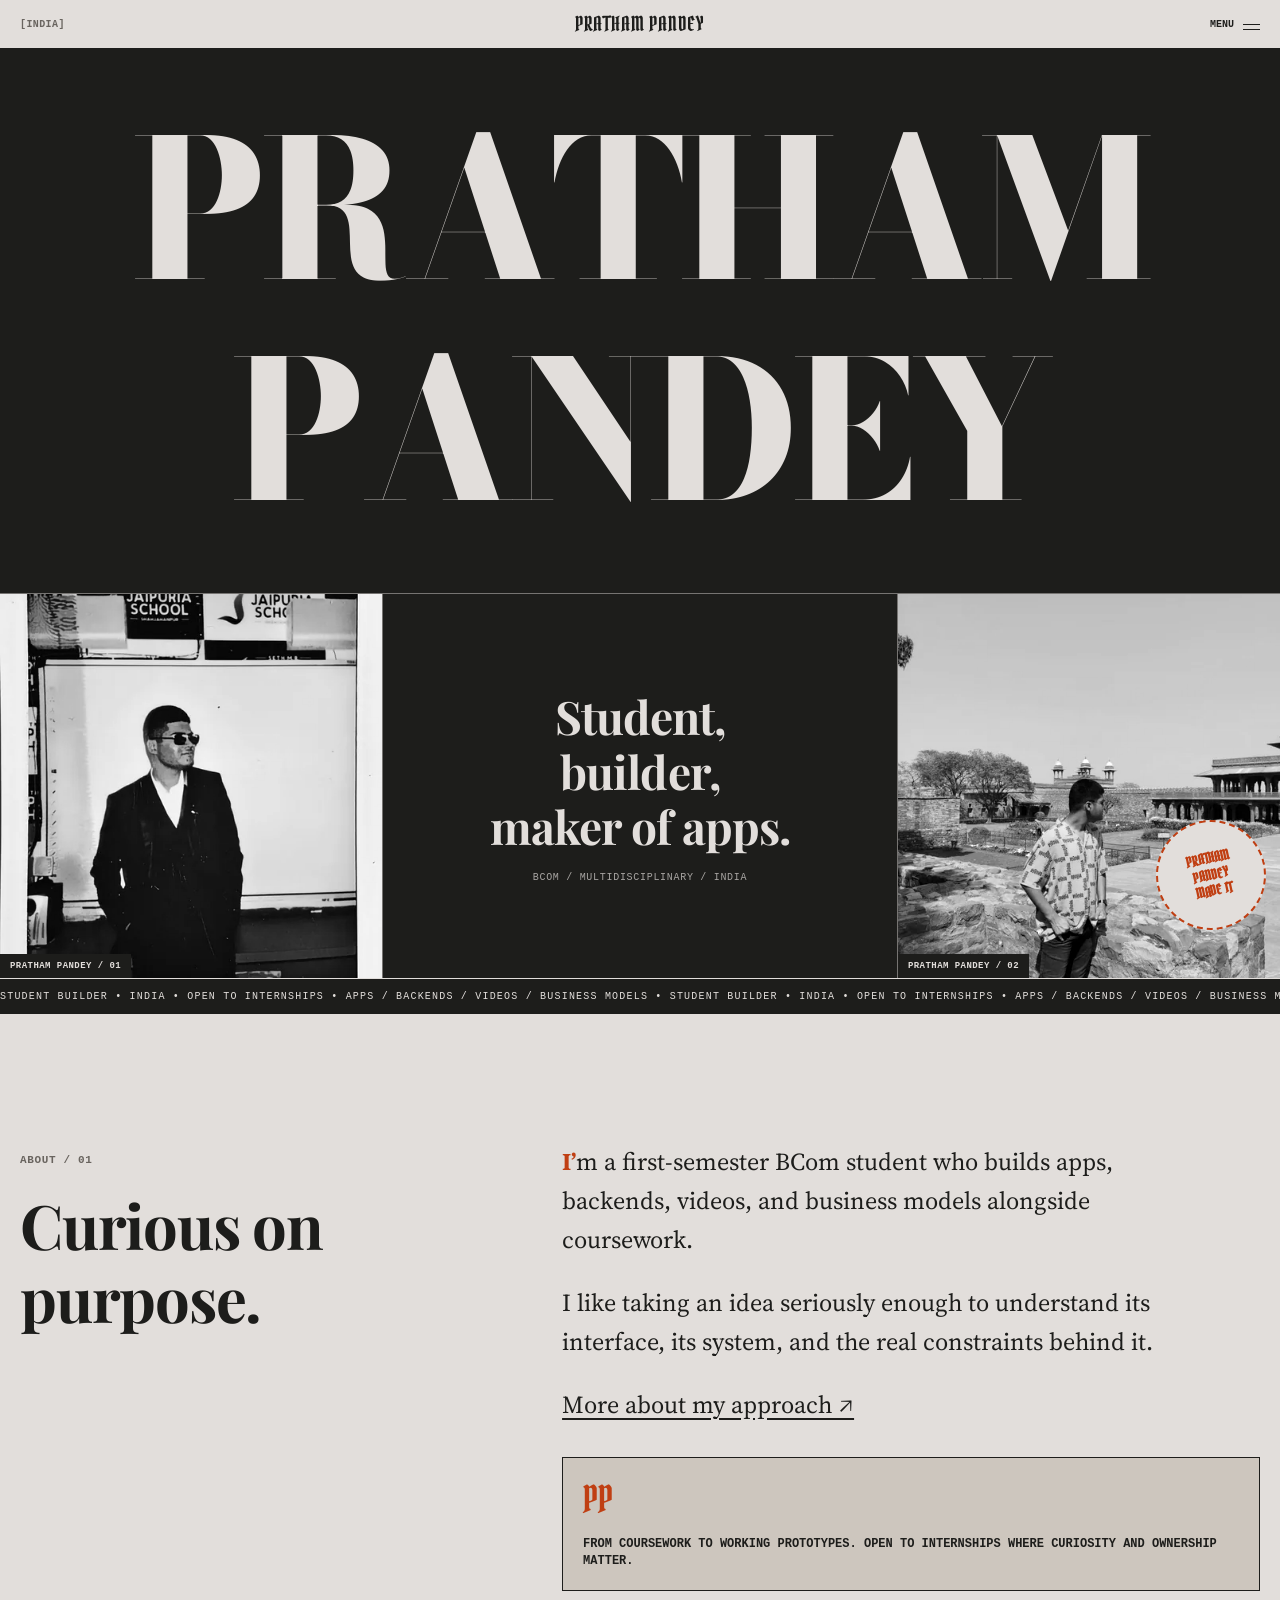
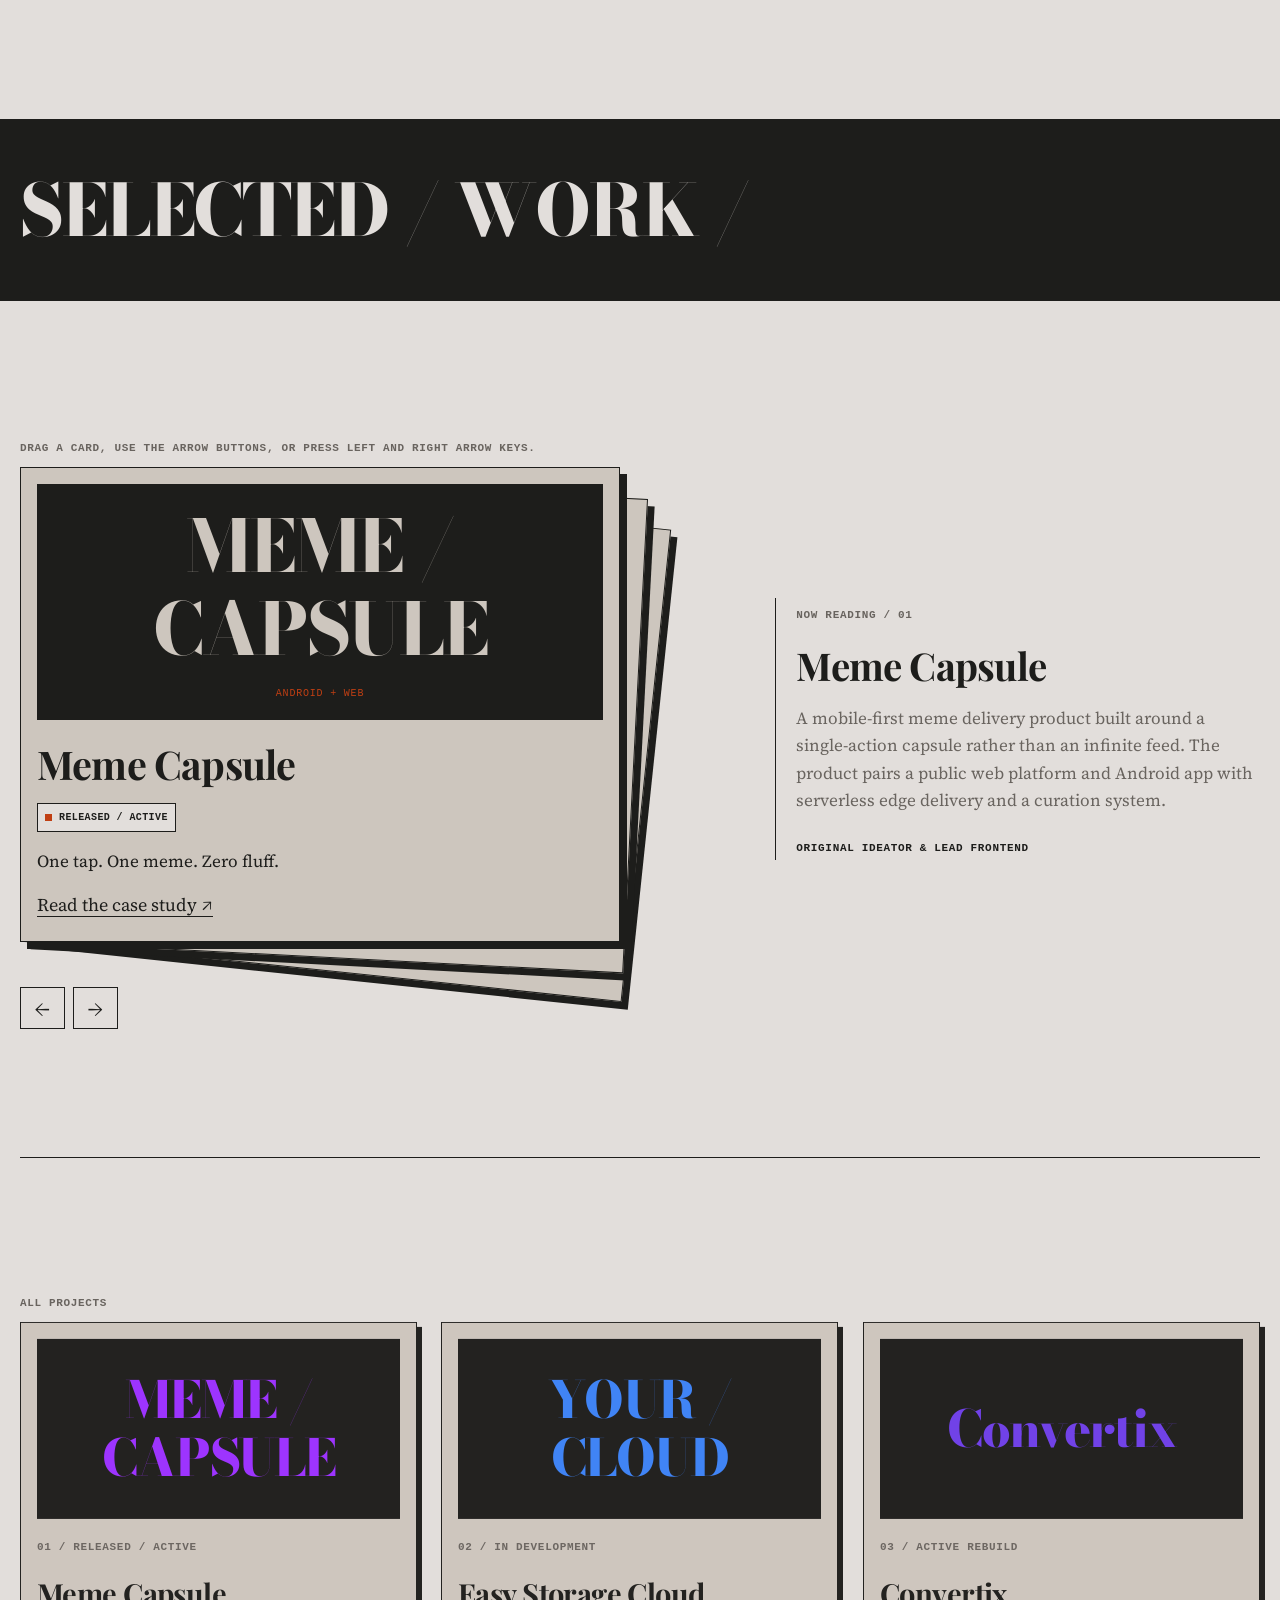
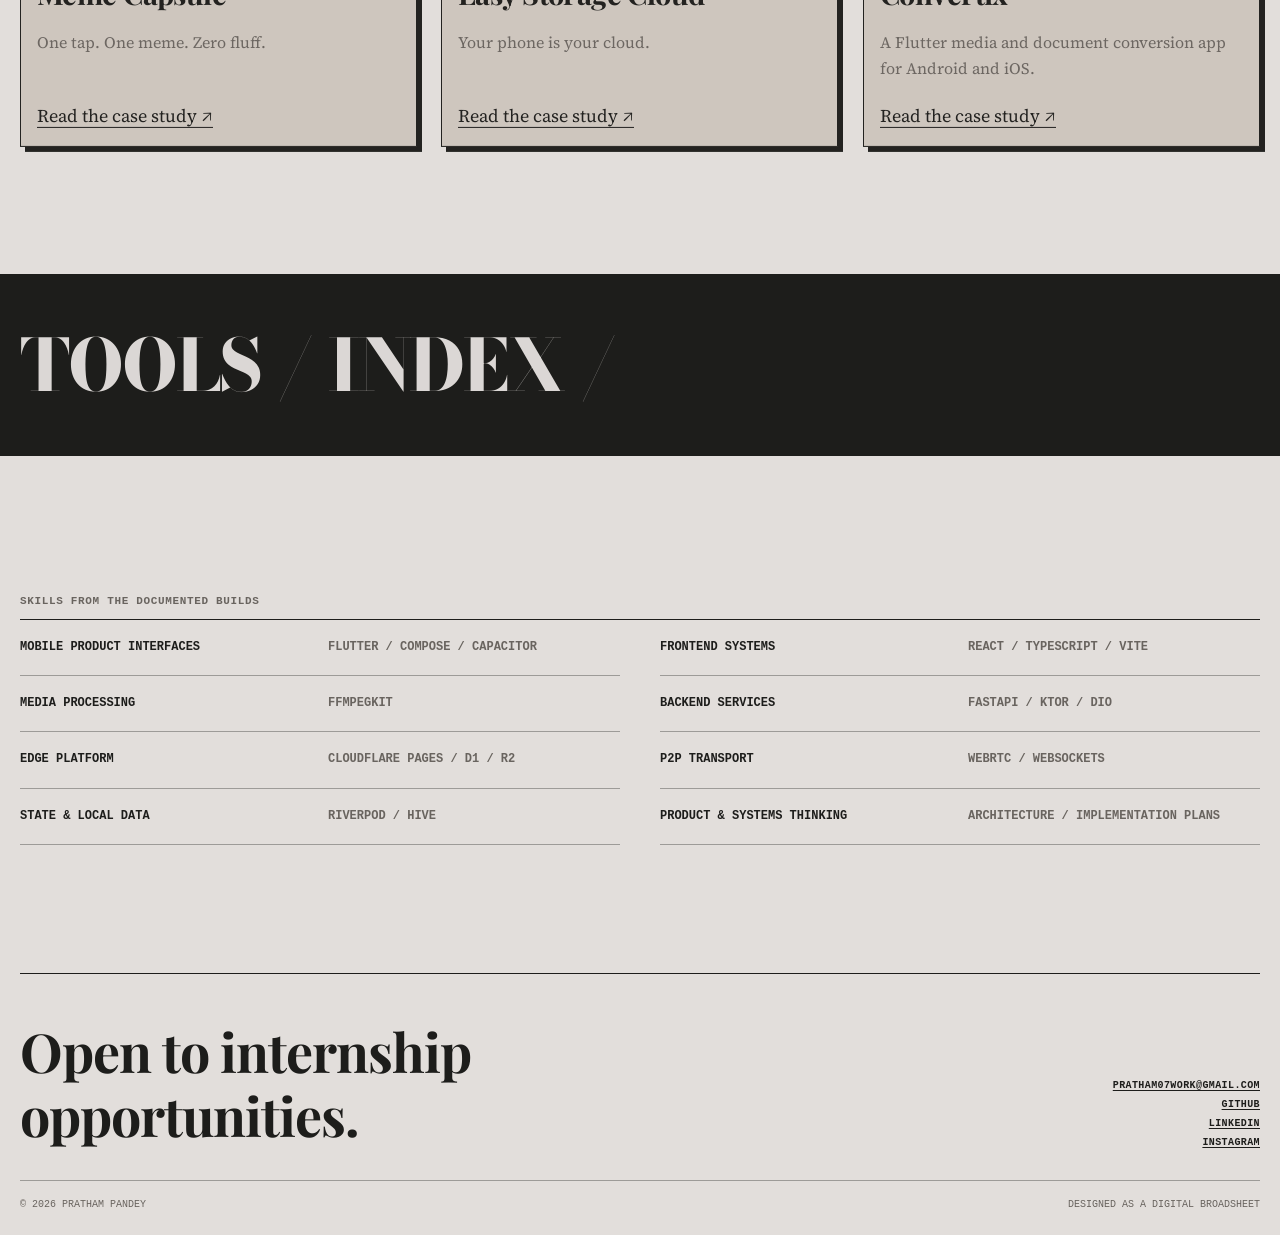
<file: index.html>
<!doctype html>
<html lang="en">
  <head>
    <meta charset="UTF-8" />
    <meta name="viewport" content="width=device-width, initial-scale=1" />
    <meta
      name="description"
      content="Pratham Pandey is a first-semester BCom student and multidisciplinary builder creating apps, backends, videos, and business models."
    />
    <meta
      property="og:title"
      content="Pratham Pandey — Student, builder, maker of apps"
    />
    <meta
      property="og:description"
      content="Pratham Pandey is a first-semester BCom student and multidisciplinary builder creating apps, backends, videos, and business models."
    />
    <meta property="og:type" content="website" />

    <title>Pratham Pandey — Student, builder, maker of apps</title>
    <link rel="icon" href="assets/favicon.svg" type="image/svg+xml" />
    <link rel="preconnect" href="https://fonts.googleapis.com" />
    <link rel="preconnect" href="https://fonts.gstatic.com" crossorigin />
    <link
      href="https://fonts.googleapis.com/css2?family=Bodoni+Moda:opsz,wght@6..96,700;6..96,800&family=Pirata+One&family=Playfair+Display:wght@600;700&family=Source+Serif+4:opsz,wght@8..60,300;8..60,400;8..60,600&display=swap"
      rel="stylesheet"
    />
    <link rel="stylesheet" href="css/tokens.css" />
    <link rel="stylesheet" href="css/themes.css" />
    <link rel="stylesheet" href="css/pages.css" />
  </head>
  <body>
    <!-- Generated by scripts/build.mjs. Edit scripts/pages.mjs or js/config.js. -->
    <a class="skip-link" href="#main">Skip to content</a>
    <header class="shell-header">
      <nav class="header-bar" aria-label="Primary">
        <span class="header-location">[INDIA]</span
        ><a class="header-name" href="index.html">Pratham Pandey</a>
        <span class="header-links"
          ><a data-transition href="index.html#projects">Projects</a
          ><a data-transition href="about/index.html">About</a
          ><a href="mailto:pratham07work@gmail.com">Contact</a></span
        ><button
          class="menu-button"
          type="button"
          aria-expanded="false"
          aria-controls="site-menu"
          hidden
        >
          Menu <i aria-hidden="true"></i>
        </button>
      </nav>
    </header>
    <main id="main" tabindex="-1">
      <section class="home-hero" aria-labelledby="hero-title">
        <h1 id="hero-title" class="home-hero__name" aria-label="Pratham Pandey">
          <span class="hero-word" aria-hidden="true"
            ><span class="hero-letter">P</span><span class="hero-letter">R</span
            ><span class="hero-letter">A</span><span class="hero-letter">T</span
            ><span class="hero-letter">H</span><span class="hero-letter">A</span
            ><span class="hero-letter">M</span></span
          ><span class="hero-word" aria-hidden="true"
            ><span class="hero-letter">P</span><span class="hero-letter">A</span
            ><span class="hero-letter">N</span><span class="hero-letter">D</span
            ><span class="hero-letter">E</span
            ><span class="hero-letter">Y</span></span
          >
        </h1>
        <div class="hero-triad">
          <figure class="hero-photo">
            <picture
              ><source
                type="image/webp"
                srcset="
                  assets/images/pratham-1-480.webp 480w,
                  assets/images/pratham-1-960.webp 960w
                "
                sizes="(max-width: 820px) 50vw, 30vw" />
              <img
                src="assets/images/pratham-1.jpg"
                alt="Portrait of Pratham Pandey"
                width="1255"
                height="2000"
                loading="eager"
                fetchpriority="high"
                decoding="async"
            /></picture>
            <figcaption>Pratham Pandey / 01</figcaption>
          </figure>
          <div class="hero-statement">
            <div>
              <h2>Student,<br />builder,<br />maker of apps.</h2>
              <p>BCom / multidisciplinary / India</p>
            </div>
          </div>
          <figure class="hero-photo">
            <picture
              ><source
                type="image/webp"
                srcset="
                  assets/images/pratham-2-480.webp 480w,
                  assets/images/pratham-2-864.webp 864w
                "
                sizes="(max-width: 820px) 50vw, 30vw" />
              <img
                src="assets/images/pratham-2.jpg"
                alt="Pratham Pandey, builder"
                width="864"
                height="1152"
                loading="lazy"
                decoding="async"
            /></picture>
            <figcaption>Pratham Pandey / 02</figcaption>
            <span class="hero-stamp" aria-hidden="true"
              >PRATHAM<br />PANDEY<br />MADE IT</span
            >
          </figure>
        </div>
        <div class="ticker" aria-hidden="true">
          <div class="ticker__run">
            Student builder • India • Open to internships • Apps / backends /
            videos / business models • Student builder • India • Open to
            internships • Apps / backends / videos / business models • Student
            builder • India • Open to internships • Apps / backends / videos /
            business models • Student builder • India • Open to internships •
            Apps / backends / videos / business models •
          </div>
        </div>
      </section>
      <section class="section home-bio" id="about">
        <div>
          <span class="eyebrow">About / 01</span>
          <h2 class="section-heading">
            <span class="line"><span>Curious on</span></span
            ><span class="line"><span>purpose.</span></span>
          </h2>
        </div>
        <div class="bio-copy">
          <p class="dropcap">
            I’m a first-semester BCom student who builds apps, backends, videos,
            and business models alongside coursework.
          </p>
          <p>
            I like taking an idea seriously enough to understand its interface,
            its system, and the real constraints behind it.
          </p>
          <a data-transition class="editorial-link" href="about/index.html"
            >More about my approach ↗</a
          >
        </div>
        <aside class="bio-aside">
          <strong>PP</strong>From coursework to working prototypes. Open to
          internships where curiosity and ownership matter.
        </aside>
      </section>
      <section class="display-banner"><h2>SELECTED / WORK /</h2></section>
      <section
        class="section swipe-selector"
        aria-label="Project selector"
        aria-roledescription="carousel"
        hidden
      >
        <div class="selector-wrap">
          <div>
            <p class="eyebrow" id="selector-help">
              Drag a card, use the arrow buttons, or press left and right arrow
              keys.
            </p>
            <div
              id="card-stage"
              class="card-stage"
              aria-describedby="selector-help"
            >
              <article
                class="swipe-card"
                data-index="0"
                data-slug="meme-capsule"
                aria-label="Meme Capsule, 1 of 3"
                aria-roledescription="slide"
                tabindex="0"
                style="--project-accent: #9b30ff"
              >
                <div class="swipe-card__art">
                  <span>MEME / CAPSULE</span><small>Android + Web</small>
                </div>
                <div class="swipe-card__body">
                  <h3>Meme Capsule</h3>
                  <span class="status-badge">Released / active</span>
                  <p>One tap. One meme. Zero fluff.</p>
                  <a
                    data-transition
                    class="editorial-link"
                    href="projects/meme-capsule/index.html"
                    >Read the case study ↗</a
                  >
                </div>
              </article>
              <article
                class="swipe-card"
                data-index="1"
                data-slug="easy-storage-cloud"
                aria-label="Easy Storage Cloud, 2 of 3"
                aria-roledescription="slide"
                tabindex="-1"
                inert
                style="--project-accent: #3b82f6"
              >
                <div class="swipe-card__art">
                  <span>YOUR / CLOUD</span><small>Android + Web</small>
                </div>
                <div class="swipe-card__body">
                  <h3>Easy Storage Cloud</h3>
                  <span class="status-badge is-progress">In development</span>
                  <p>Your phone is your cloud.</p>
                  <a
                    data-transition
                    class="editorial-link"
                    href="projects/easy-storage-cloud/index.html"
                    >Read the case study ↗</a
                  >
                </div>
              </article>
              <article
                class="swipe-card"
                data-index="2"
                data-slug="convertix"
                aria-label="Convertix, 3 of 3"
                aria-roledescription="slide"
                tabindex="-1"
                inert
                style="--project-accent: #6d3ee8"
              >
                <div class="swipe-card__art">
                  <span>Convertix</span><small>ANDROID + iOS</small>
                </div>
                <div class="swipe-card__body">
                  <h3>Convertix</h3>
                  <span class="status-badge is-progress">Active rebuild</span>
                  <p>
                    A Flutter media and document conversion app for Android and
                    iOS.
                  </p>
                  <a
                    data-transition
                    class="editorial-link"
                    href="projects/convertix/index.html"
                    >Read the case study ↗</a
                  >
                </div>
              </article>
            </div>
            <div class="swipe-controls">
              <button
                id="previous-card"
                type="button"
                aria-label="Previous project"
              >
                ←</button
              ><button id="next-card" type="button" aria-label="Next project">
                →
              </button>
            </div>
            <p
              id="selector-status"
              class="sr-only"
              role="status"
              aria-atomic="true"
            ></p>
          </div>
          <aside id="selector-copy" class="selector-copy">
            <div data-project-copy="meme-capsule">
              <span class="eyebrow">Now reading / 01</span>
              <h3>Meme Capsule</h3>
              <p>
                A mobile-first meme delivery product built around a
                single-action capsule rather than an infinite feed. The product
                pairs a public web platform and Android app with serverless edge
                delivery and a curation system.
              </p>
              <span class="byline">Original ideator &amp; lead frontend</span>
            </div>
            <div data-project-copy="easy-storage-cloud" hidden>
              <span class="eyebrow">Now reading / 02</span>
              <h3>Easy Storage Cloud</h3>
              <p>
                A peer-to-peer personal cloud where an Android phone and its
                attached storage remain the source of truth. A public relay
                provides reachability and signaling, rather than becoming the
                primary file store.
              </p>
              <span class="byline">Product &amp; systems builder</span>
            </div>
            <div data-project-copy="convertix" hidden>
              <span class="eyebrow">Now reading / 03</span>
              <h3>Convertix</h3>
              <p>
                A Flutter media and document conversion app for Android and iOS.
                Media processing is performed on-device without internet, while
                document conversion runs through a FastAPI and LibreOffice
                backend.
              </p>
              <span class="byline"
                >App concept &amp; implementation direction</span
              >
            </div>
          </aside>
        </div>
      </section>
      <section
        class="section section-rule"
        id="projects"
        aria-labelledby="projects-title"
      >
        <h2 class="eyebrow" id="projects-title">All projects</h2>
        <div id="project-grid" class="project-grid">
          <a
            data-transition
            class="project-grid__card"
            href="projects/meme-capsule/index.html"
            style="--project-accent: #9b30ff"
            ><div class="project-grid__art">MEME / CAPSULE</div>
            <span class="eyebrow">01 / Released / active</span>
            <h3>Meme Capsule</h3>
            <p>One tap. One meme. Zero fluff.</p>
            <span class="editorial-link">Read the case study ↗</span></a
          ><a
            data-transition
            class="project-grid__card"
            href="projects/easy-storage-cloud/index.html"
            style="--project-accent: #3b82f6"
            ><div class="project-grid__art">YOUR / CLOUD</div>
            <span class="eyebrow">02 / In development</span>
            <h3>Easy Storage Cloud</h3>
            <p>Your phone is your cloud.</p>
            <span class="editorial-link">Read the case study ↗</span></a
          ><a
            data-transition
            class="project-grid__card"
            href="projects/convertix/index.html"
            style="--project-accent: #6d3ee8"
            ><div class="project-grid__art">Convertix</div>
            <span class="eyebrow">03 / Active rebuild</span>
            <h3>Convertix</h3>
            <p>
              A Flutter media and document conversion app for Android and iOS.
            </p>
            <span class="editorial-link">Read the case study ↗</span></a
          >
        </div>
      </section>
      <section class="display-banner"><h2>TOOLS / INDEX /</h2></section>
      <section class="section">
        <h2 class="eyebrow">Skills from the documented builds</h2>
        <ul class="skills-index">
          <li>
            Mobile product interfaces<span>Flutter / Compose / Capacitor</span>
          </li>
          <li>Frontend systems<span>React / TypeScript / Vite</span></li>
          <li>Media processing<span>FFmpegKit</span></li>
          <li>Backend services<span>FastAPI / Ktor / Dio</span></li>
          <li>Edge platform<span>Cloudflare Pages / D1 / R2</span></li>
          <li>P2P transport<span>WebRTC / WebSockets</span></li>
          <li>State & local data<span>Riverpod / Hive</span></li>
          <li>
            Product & systems thinking<span
              >Architecture / implementation plans</span
            >
          </li>
        </ul>
      </section>
    </main>
    <footer class="footer">
      <p class="footer__headline">Open to internship opportunities.</p>
      <div class="footer__right">
        <a href="mailto:pratham07work@gmail.com">pratham07work@gmail.com</a
        ><a
          class=""
          href="https://github.com/bbethical010-glitch"
          target="_blank"
          rel="noopener noreferrer"
          >GitHub</a
        ><a
          class=""
          href="https://www.linkedin.com/in/pratham-pandey-132a77384"
          target="_blank"
          rel="noopener noreferrer"
          >LinkedIn</a
        ><a
          class=""
          href="https://www.instagram.com/pratham07.io?stkn=MW5ueG1oOW4wanZvZA%3D%3D&amp;utm_source=qr"
          target="_blank"
          rel="noopener noreferrer"
          >Instagram</a
        >
      </div>
      <div class="footer__lower">
        <span>© <span data-year>2026</span> Pratham Pandey</span
        ><span>Designed as a digital broadsheet</span>
      </div>
    </footer>
    <dialog class="menu-overlay" id="site-menu" aria-labelledby="menu-title">
      <div class="menu-overlay__top">
        <h2 id="menu-title">Site menu</h2>
        <button class="menu-close" type="button" autofocus>Close ×</button>
      </div>
      <nav class="menu-links" aria-label="Site menu">
        <a data-transition href="index.html#projects">Projects</a
        ><a data-transition href="about/index.html">About</a
        ><a href="mailto:pratham07work@gmail.com">Contact</a>
      </nav>
      <div class="menu-social">
        <a
          class=""
          href="https://github.com/bbethical010-glitch"
          target="_blank"
          rel="noopener noreferrer"
          >GitHub</a
        ><a
          class=""
          href="https://www.linkedin.com/in/pratham-pandey-132a77384"
          target="_blank"
          rel="noopener noreferrer"
          >LinkedIn</a
        ><a
          class=""
          href="https://www.instagram.com/pratham07.io?stkn=MW5ueG1oOW4wanZvZA%3D%3D&amp;utm_source=qr"
          target="_blank"
          rel="noopener noreferrer"
          >Instagram</a
        >
      </div>
    </dialog>
    <script src="js/gsap.min.js" defer></script>
    <script src="js/ScrollTrigger.min.js" defer></script>
    <script src="js/lenis.min.js" defer></script>
    <script type="module" src="js/home.js"></script>
  </body>
</html>
</file>
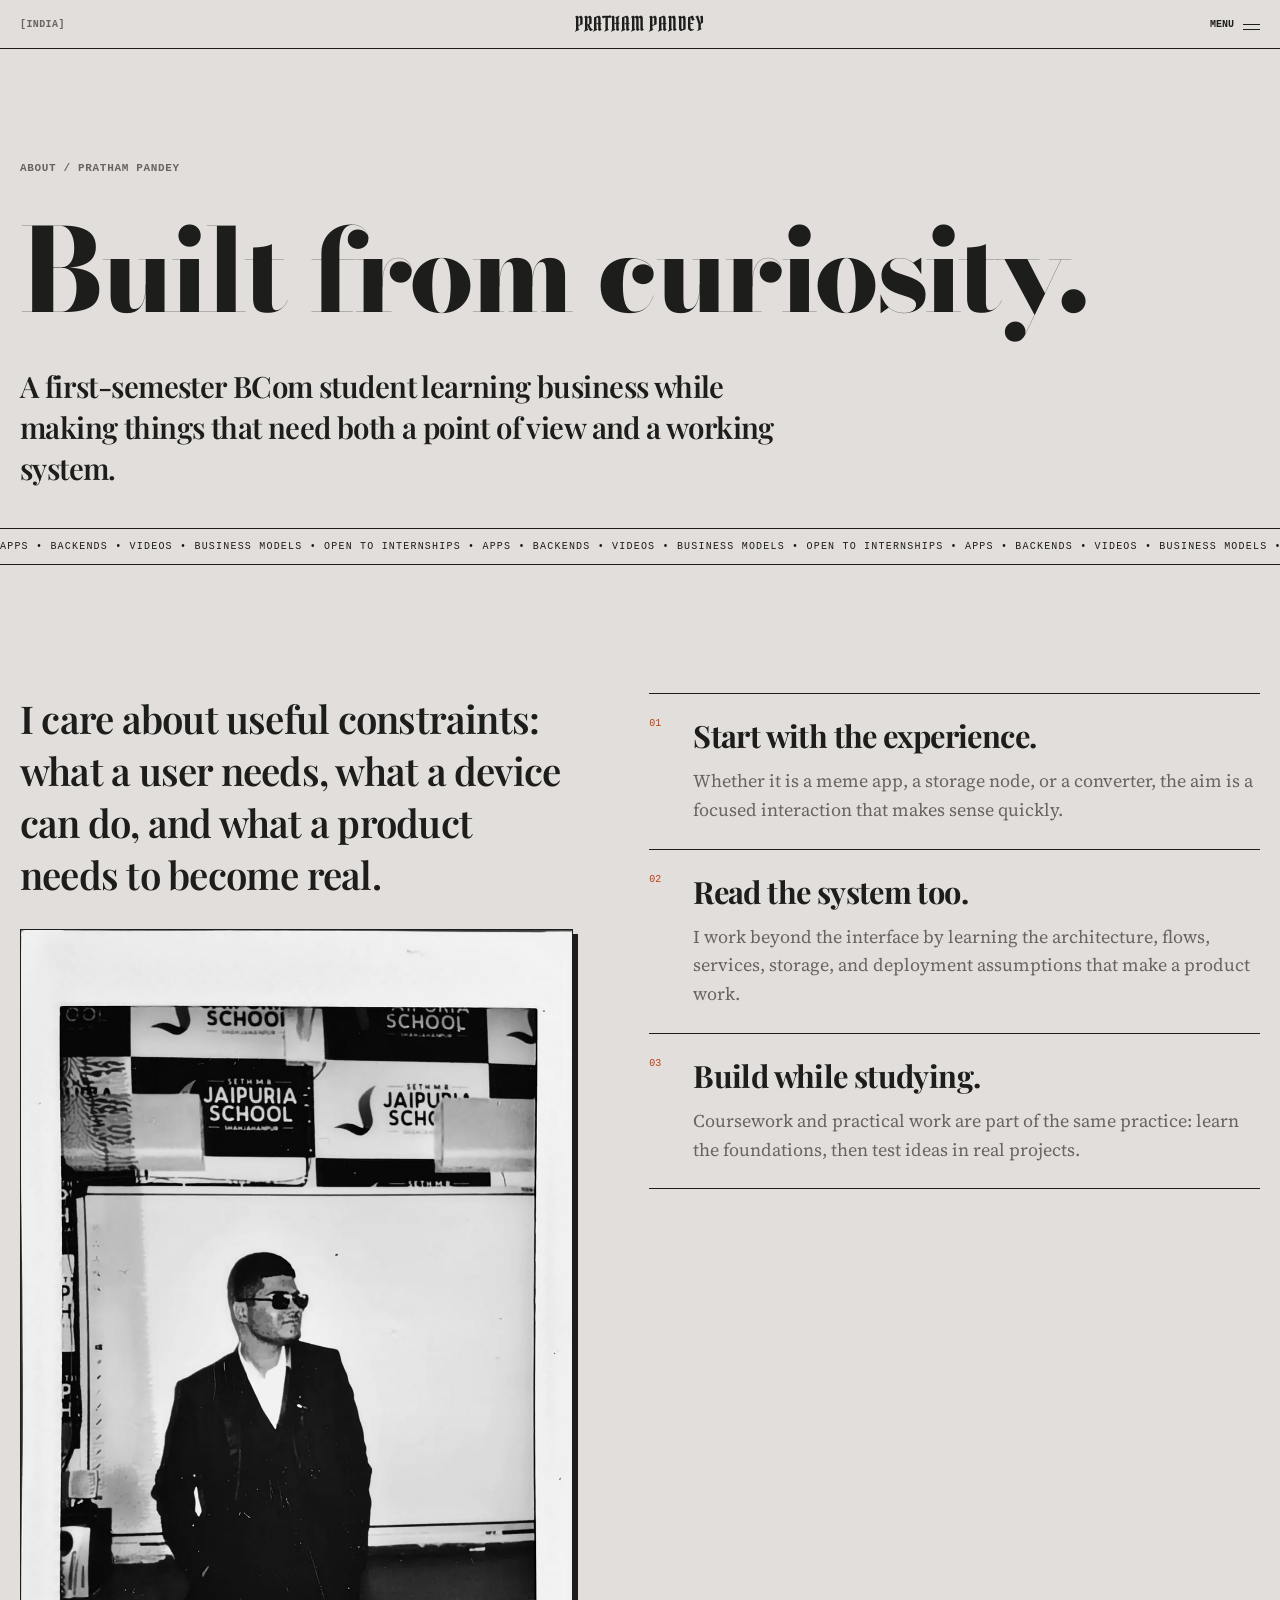
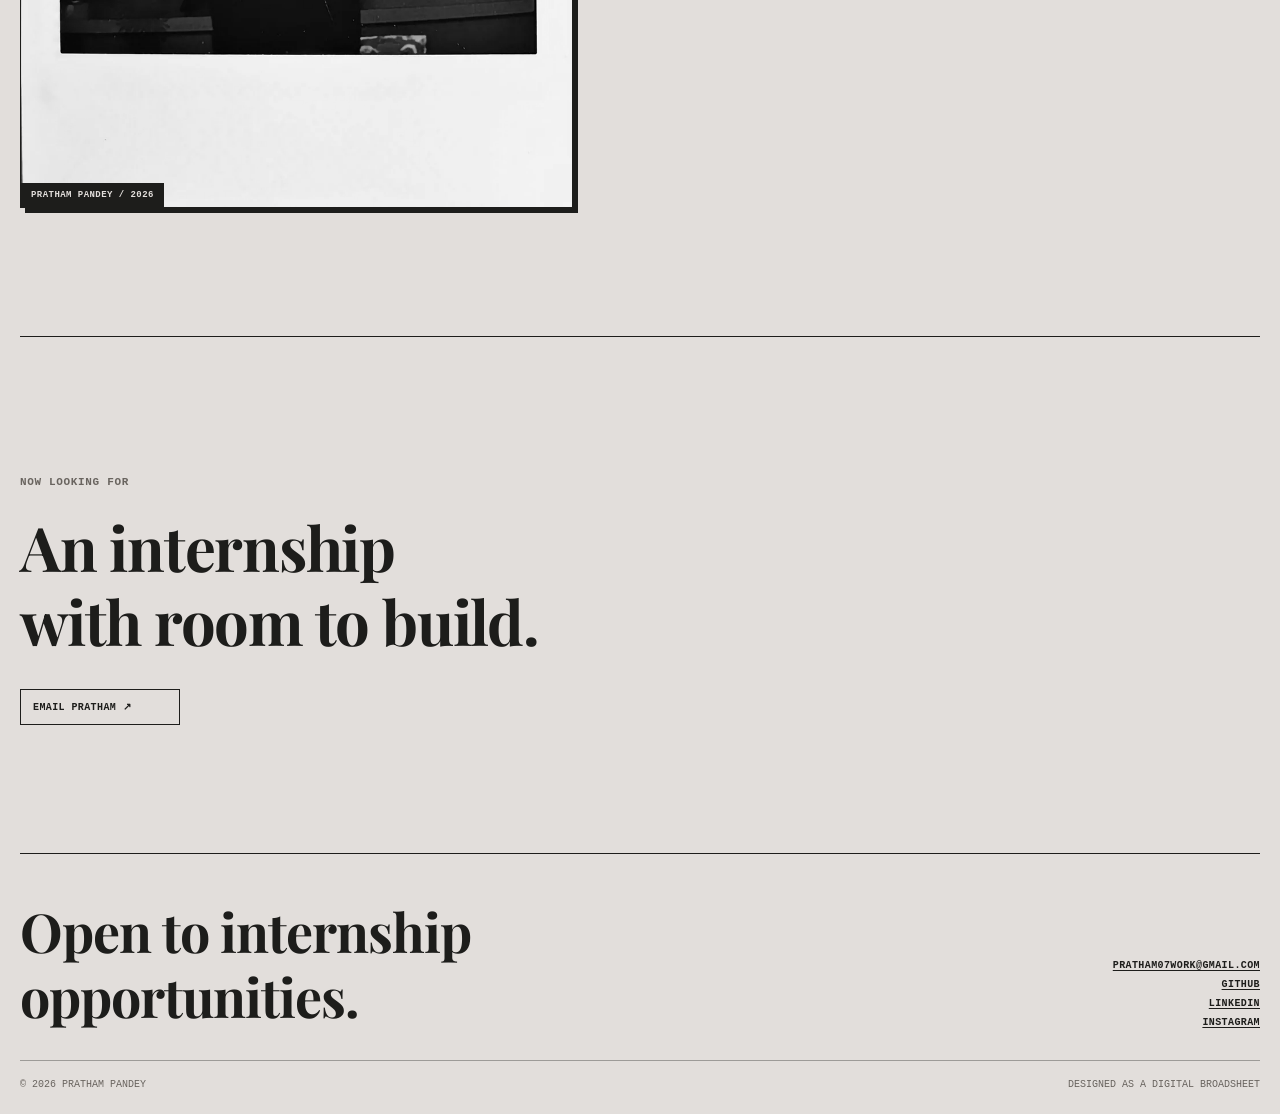
<file: about/index.html>
<!doctype html>
<html lang="en">
  <head>
    <meta charset="UTF-8" />
    <meta name="viewport" content="width=device-width, initial-scale=1" />
    <meta
      name="description"
      content="About Pratham Pandey, a BCom student and multidisciplinary builder."
    />
    <meta property="og:title" content="About — Pratham Pandey" />
    <meta
      property="og:description"
      content="About Pratham Pandey, a BCom student and multidisciplinary builder."
    />
    <meta property="og:type" content="website" />

    <title>About — Pratham Pandey</title>
    <link rel="icon" href="../assets/favicon.svg" type="image/svg+xml" />
    <link rel="preconnect" href="https://fonts.googleapis.com" />
    <link rel="preconnect" href="https://fonts.gstatic.com" crossorigin />
    <link
      href="https://fonts.googleapis.com/css2?family=Bodoni+Moda:opsz,wght@6..96,700;6..96,800&family=Pirata+One&family=Playfair+Display:wght@600;700&family=Source+Serif+4:opsz,wght@8..60,300;8..60,400;8..60,600&display=swap"
      rel="stylesheet"
    />
    <link rel="stylesheet" href="../css/tokens.css" />
    <link rel="stylesheet" href="../css/themes.css" />
    <link rel="stylesheet" href="../css/pages.css" />
  </head>
  <body>
    <!-- Generated by scripts/build.mjs. Edit scripts/pages.mjs or js/config.js. -->
    <a class="skip-link" href="#main">Skip to content</a>
    <header class="shell-header">
      <nav class="header-bar" aria-label="Primary">
        <span class="header-location">[INDIA]</span
        ><a class="header-name" href="../index.html">Pratham Pandey</a>
        <span class="header-links"
          ><a data-transition href="../index.html#projects">Projects</a
          ><a data-transition href="../about/index.html">About</a
          ><a href="mailto:pratham07work@gmail.com">Contact</a></span
        ><button
          class="menu-button"
          type="button"
          aria-expanded="false"
          aria-controls="site-menu"
          hidden
        >
          Menu <i aria-hidden="true"></i>
        </button>
      </nav>
    </header>
    <main id="main" tabindex="-1">
      <section class="project-hero">
        <div class="project-hero__inner">
          <span class="eyebrow">About / Pratham Pandey</span>
          <h1>Built from curiosity.</h1>
          <p class="project-hero__tagline">
            A first-semester BCom student learning business while making things
            that need both a point of view and a working system.
          </p>
        </div>
      </section>
      <div class="ticker" aria-hidden="true">
        <div class="ticker__run">
          Apps • backends • videos • business models • open to internships •
          Apps • backends • videos • business models • open to internships •
          Apps • backends • videos • business models • open to internships •
          Apps • backends • videos • business models • open to internships •
        </div>
      </div>
      <section class="section about-page">
        <div>
          <p class="about-page__lead">
            I care about useful constraints: what a user needs, what a device
            can do, and what a product needs to become real.
          </p>
          <figure class="hero-photo about-portrait">
            <picture
              ><source
                type="image/webp"
                srcset="
                  ../assets/images/pratham-1-480.webp 480w,
                  ../assets/images/pratham-1-960.webp 960w
                "
                sizes="(max-width: 820px) calc(100vw - 40px), 520px" />
              <img
                src="../assets/images/pratham-1.jpg"
                alt="Portrait of Pratham Pandey"
                width="1255"
                height="2000"
                loading="lazy"
                decoding="async"
            /></picture>
            <figcaption>Pratham Pandey / 2026</figcaption>
          </figure>
        </div>
        <div class="principles">
          <article class="principle">
            <b>01</b>
            <div>
              <h2>Start with the experience.</h2>
              <p>
                Whether it is a meme app, a storage node, or a converter, the
                aim is a focused interaction that makes sense quickly.
              </p>
            </div>
          </article>
          <article class="principle">
            <b>02</b>
            <div>
              <h2>Read the system too.</h2>
              <p>
                I work beyond the interface by learning the architecture, flows,
                services, storage, and deployment assumptions that make a
                product work.
              </p>
            </div>
          </article>
          <article class="principle">
            <b>03</b>
            <div>
              <h2>Build while studying.</h2>
              <p>
                Coursework and practical work are part of the same practice:
                learn the foundations, then test ideas in real projects.
              </p>
            </div>
          </article>
        </div>
      </section>
      <section class="section section-rule">
        <span class="eyebrow">Now looking for</span>
        <h2 class="section-heading">
          <span class="line"><span>An internship</span></span
          ><span class="line"><span>with room to build.</span></span>
        </h2>
        <a class="button" href="mailto:pratham07work@gmail.com"
          >Email Pratham ↗</a
        >
      </section>
    </main>
    <footer class="footer">
      <p class="footer__headline">Open to internship opportunities.</p>
      <div class="footer__right">
        <a href="mailto:pratham07work@gmail.com">pratham07work@gmail.com</a
        ><a
          class=""
          href="https://github.com/bbethical010-glitch"
          target="_blank"
          rel="noopener noreferrer"
          >GitHub</a
        ><a
          class=""
          href="https://www.linkedin.com/in/pratham-pandey-132a77384"
          target="_blank"
          rel="noopener noreferrer"
          >LinkedIn</a
        ><a
          class=""
          href="https://www.instagram.com/pratham07.io?stkn=MW5ueG1oOW4wanZvZA%3D%3D&amp;utm_source=qr"
          target="_blank"
          rel="noopener noreferrer"
          >Instagram</a
        >
      </div>
      <div class="footer__lower">
        <span>© <span data-year>2026</span> Pratham Pandey</span
        ><span>Designed as a digital broadsheet</span>
      </div>
    </footer>
    <dialog class="menu-overlay" id="site-menu" aria-labelledby="menu-title">
      <div class="menu-overlay__top">
        <h2 id="menu-title">Site menu</h2>
        <button class="menu-close" type="button" autofocus>Close ×</button>
      </div>
      <nav class="menu-links" aria-label="Site menu">
        <a data-transition href="../index.html#projects">Projects</a
        ><a data-transition href="../about/index.html">About</a
        ><a href="mailto:pratham07work@gmail.com">Contact</a>
      </nav>
      <div class="menu-social">
        <a
          class=""
          href="https://github.com/bbethical010-glitch"
          target="_blank"
          rel="noopener noreferrer"
          >GitHub</a
        ><a
          class=""
          href="https://www.linkedin.com/in/pratham-pandey-132a77384"
          target="_blank"
          rel="noopener noreferrer"
          >LinkedIn</a
        ><a
          class=""
          href="https://www.instagram.com/pratham07.io?stkn=MW5ueG1oOW4wanZvZA%3D%3D&amp;utm_source=qr"
          target="_blank"
          rel="noopener noreferrer"
          >Instagram</a
        >
      </div>
    </dialog>
    <script src="../js/gsap.min.js" defer></script>
    <script src="../js/ScrollTrigger.min.js" defer></script>
    <script src="../js/lenis.min.js" defer></script>
    <script type="module" src="../js/shared.js"></script>
  </body>
</html>
</file>
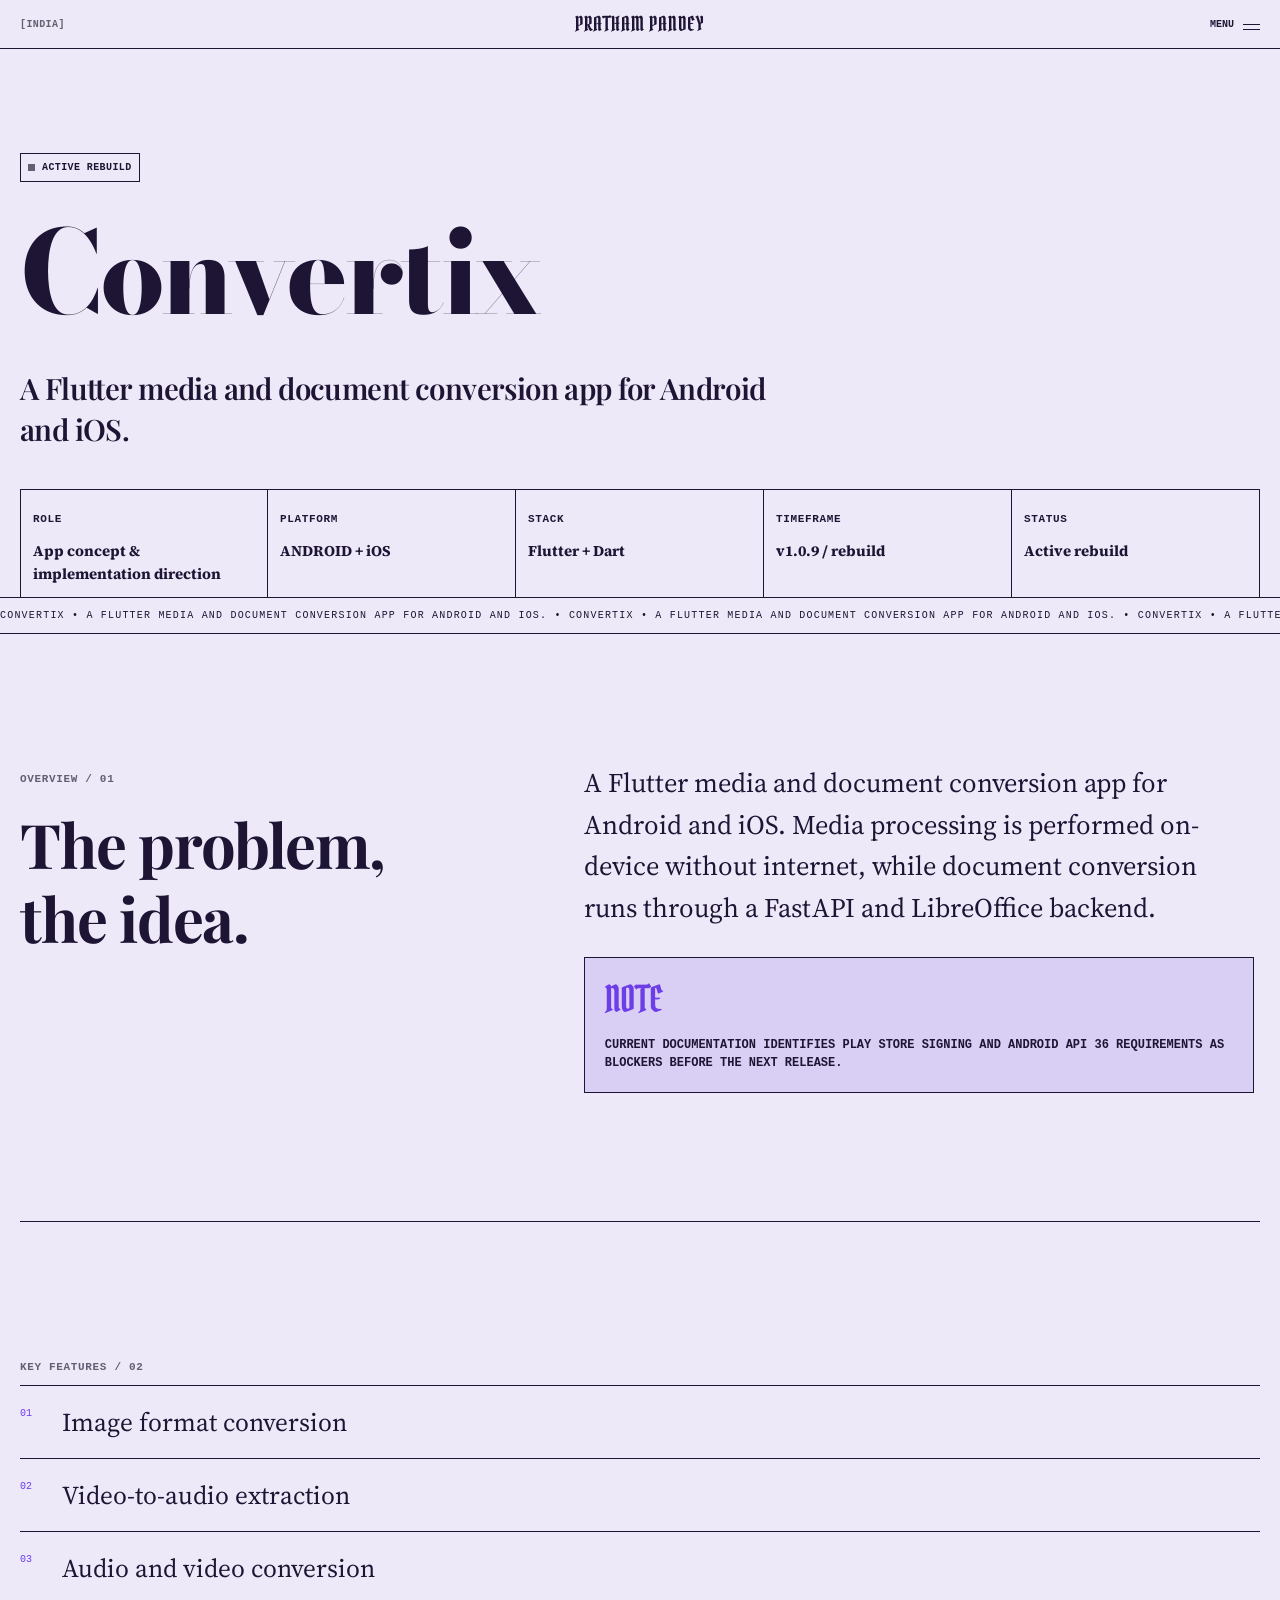
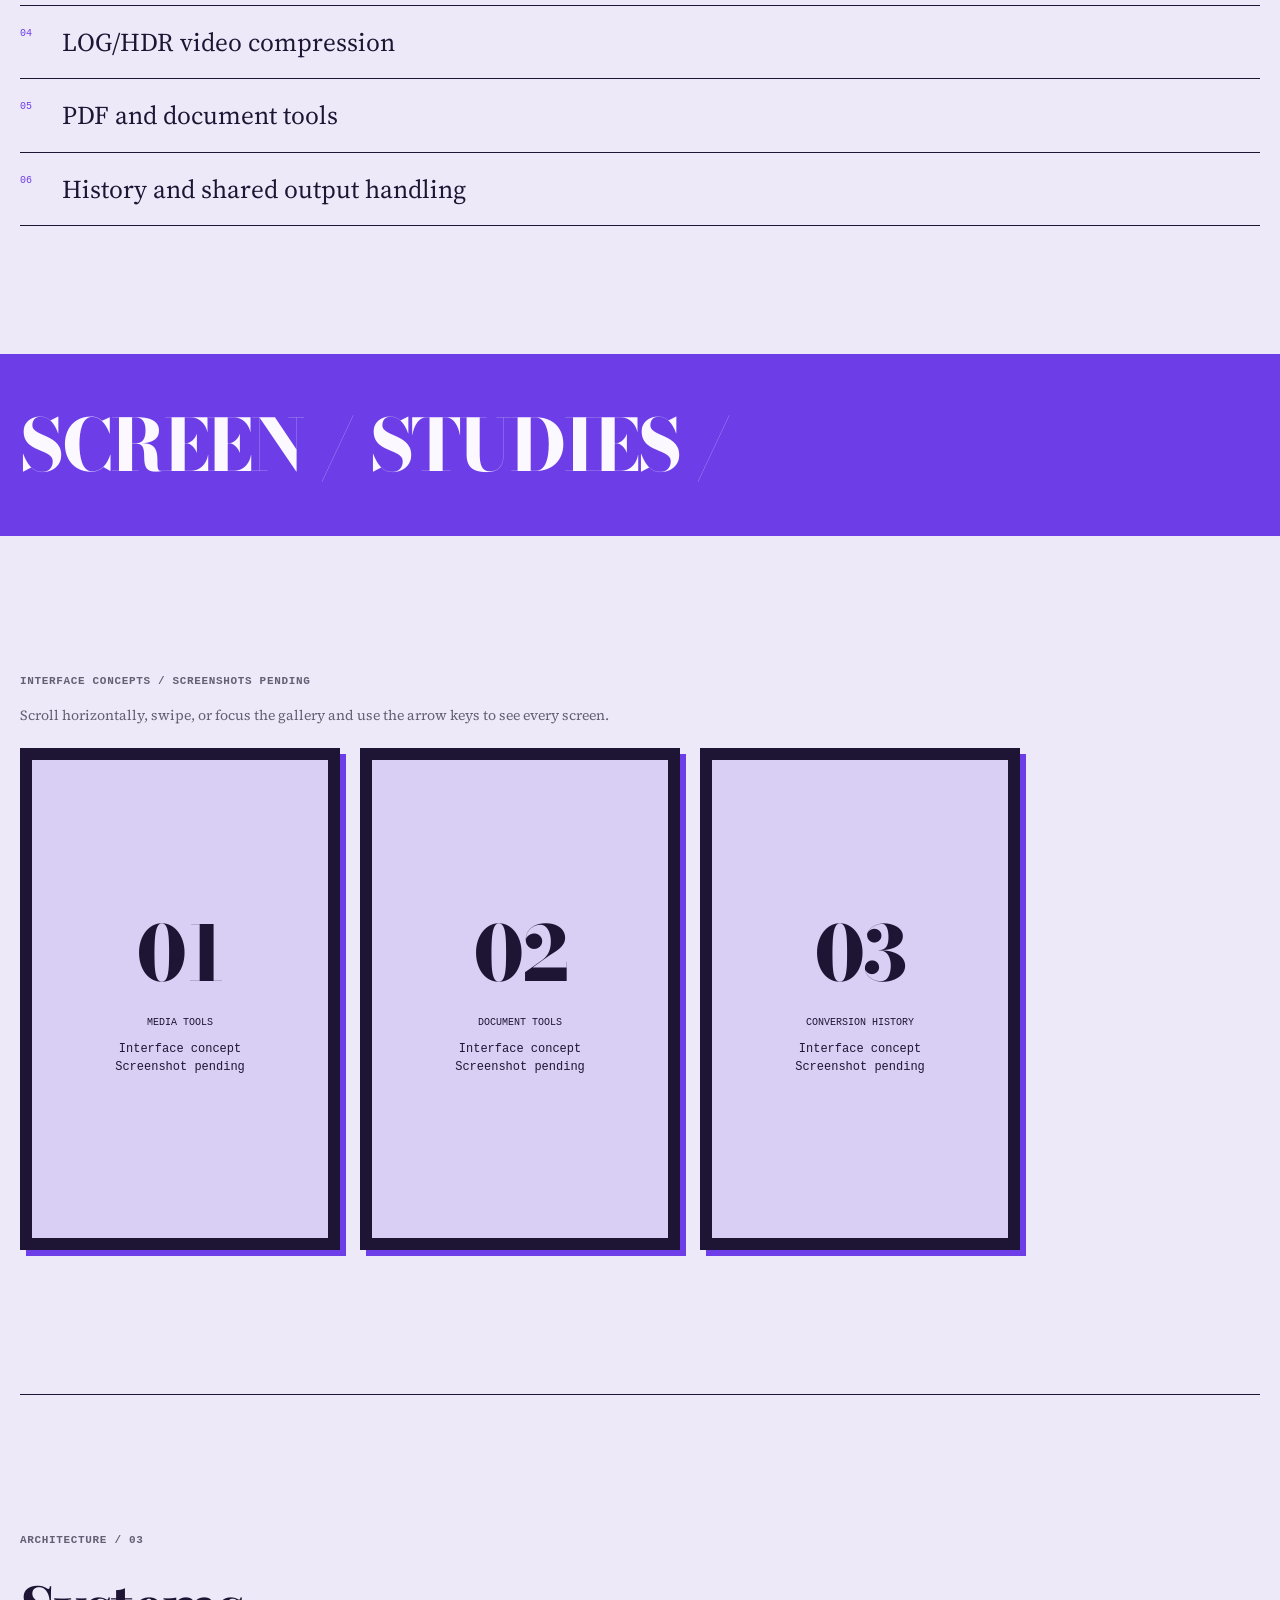
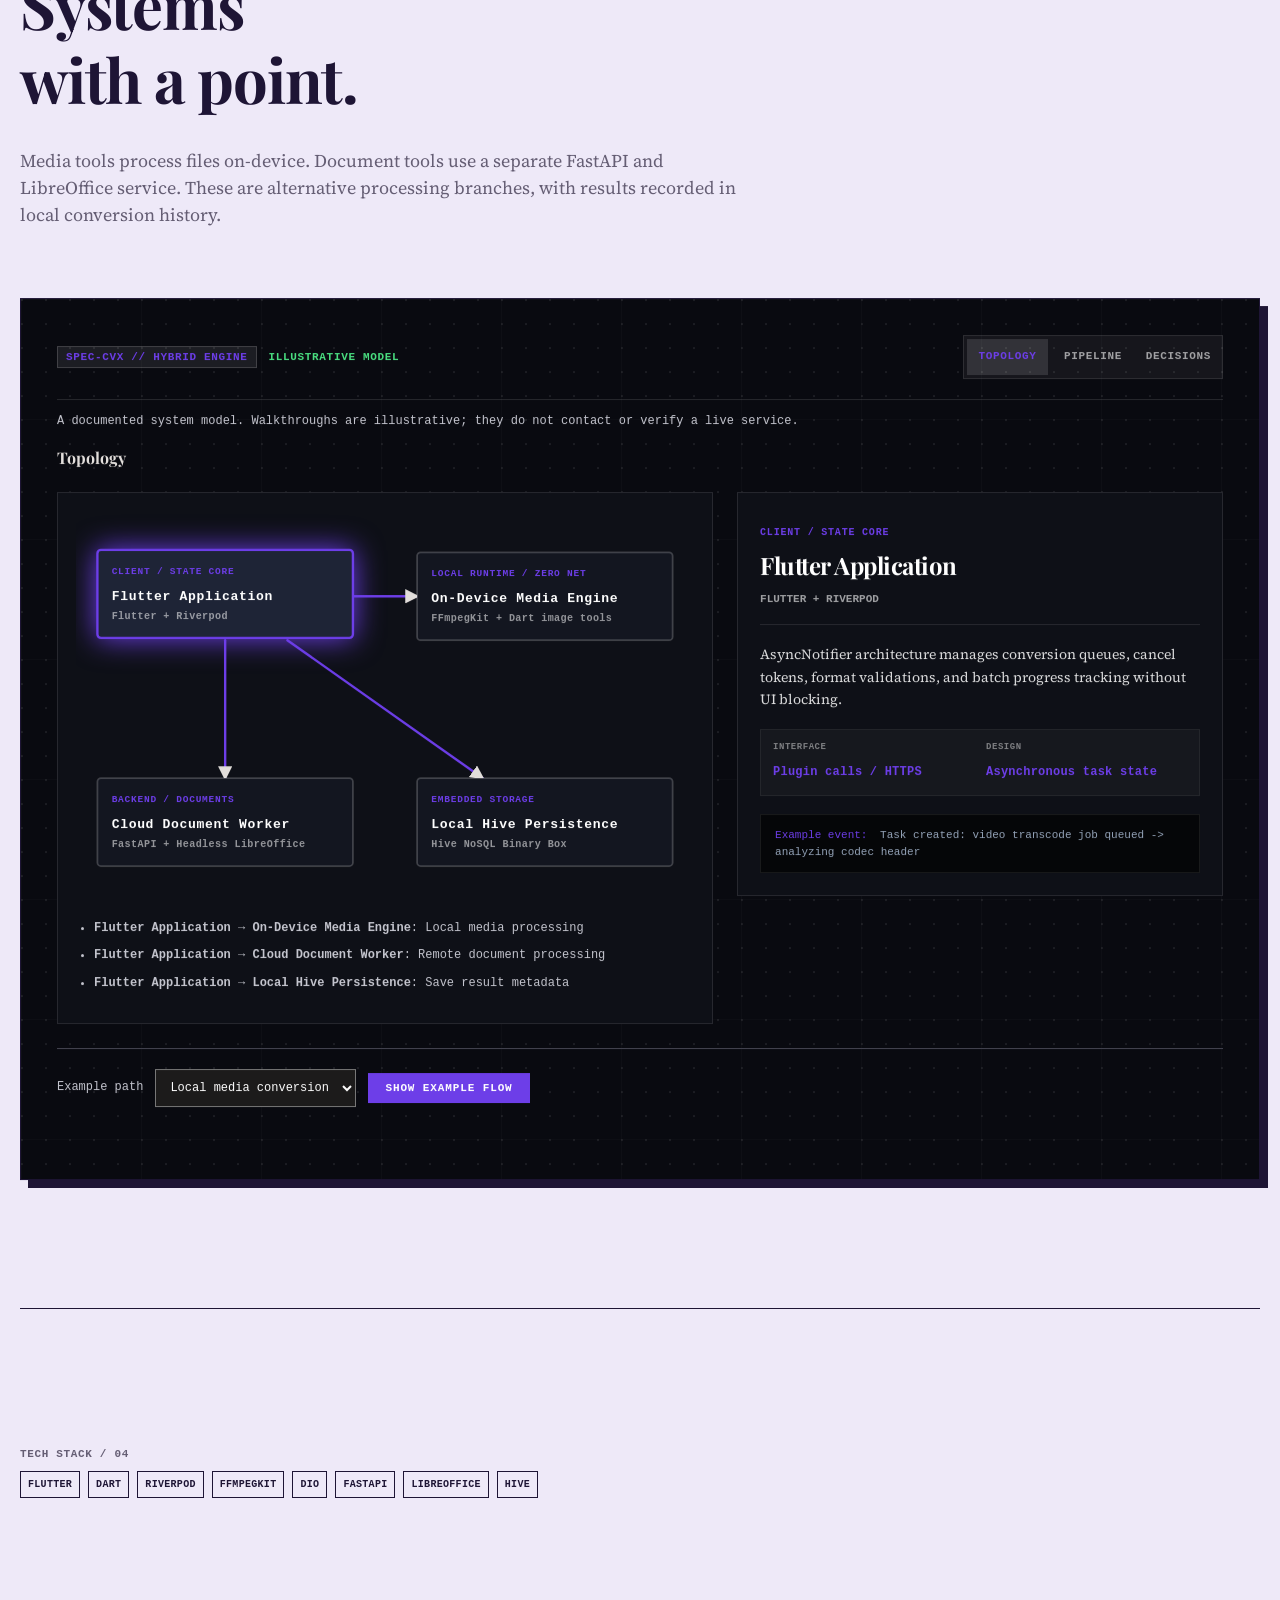
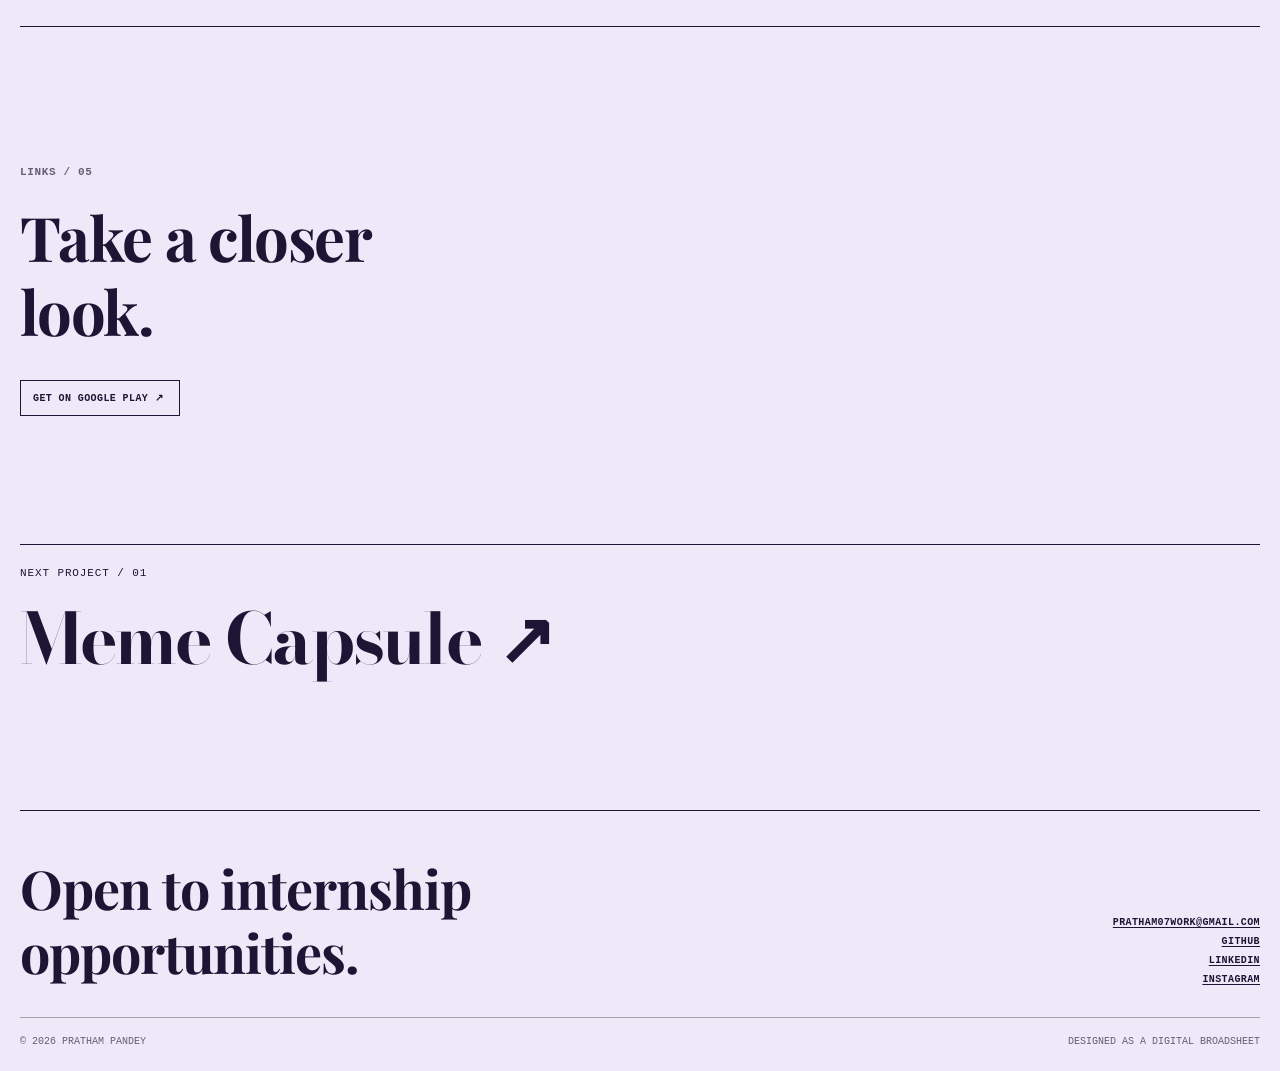
<file: projects/convertix/index.html>
<!doctype html>
<html lang="en">
  <head>
    <meta charset="UTF-8" />
    <meta name="viewport" content="width=device-width, initial-scale=1" />
    <meta
      name="description"
      content="A Flutter media and document conversion app for Android and iOS. Media processing is performed on-device without internet, while document conversion runs through a FastAPI and LibreOffice backend."
    />
    <meta property="og:title" content="Convertix — Pratham Pandey" />
    <meta
      property="og:description"
      content="A Flutter media and document conversion app for Android and iOS. Media processing is performed on-device without internet, while document conversion runs through a FastAPI and LibreOffice backend."
    />
    <meta property="og:type" content="website" />

    <title>Convertix — Pratham Pandey</title>
    <link rel="icon" href="../../assets/favicon.svg" type="image/svg+xml" />
    <link rel="preconnect" href="https://fonts.googleapis.com" />
    <link rel="preconnect" href="https://fonts.gstatic.com" crossorigin />
    <link
      href="https://fonts.googleapis.com/css2?family=Bodoni+Moda:opsz,wght@6..96,700;6..96,800&family=Pirata+One&family=Playfair+Display:wght@600;700&family=Source+Serif+4:opsz,wght@8..60,300;8..60,400;8..60,600&display=swap"
      rel="stylesheet"
    />
    <link rel="stylesheet" href="../../css/tokens.css" />
    <link rel="stylesheet" href="../../css/themes.css" />
    <link rel="stylesheet" href="../../css/pages.css" />
  </head>
  <body data-theme="convertix">
    <!-- Generated by scripts/build.mjs. Edit scripts/pages.mjs or js/config.js. -->
    <a class="skip-link" href="#main">Skip to content</a>
    <header class="shell-header">
      <nav class="header-bar" aria-label="Primary">
        <span class="header-location">[INDIA]</span
        ><a class="header-name" href="../../index.html">Pratham Pandey</a>
        <span class="header-links"
          ><a data-transition href="../../index.html#projects">Projects</a
          ><a data-transition href="../../about/index.html">About</a
          ><a href="mailto:pratham07work@gmail.com">Contact</a></span
        ><button
          class="menu-button"
          type="button"
          aria-expanded="false"
          aria-controls="site-menu"
          hidden
        >
          Menu <i aria-hidden="true"></i>
        </button>
      </nav>
    </header>
    <main id="main" tabindex="-1">
      <section class="project-hero">
        <div class="project-hero__inner">
          <span class="status-badge is-progress">Active rebuild</span>
          <h1>Convertix</h1>
          <p class="project-hero__tagline">
            A Flutter media and document conversion app for Android and iOS.
          </p>
          <div class="facts">
            <div class="fact">
              <span class="meta-label">Role</span
              ><b>App concept &amp; implementation direction</b>
            </div>
            <div class="fact">
              <span class="meta-label">Platform</span><b>ANDROID + iOS</b>
            </div>
            <div class="fact">
              <span class="meta-label">Stack</span><b>Flutter + Dart</b>
            </div>
            <div class="fact">
              <span class="meta-label">Timeframe</span><b>v1.0.9 / rebuild</b>
            </div>
            <div class="fact">
              <span class="meta-label">Status</span><b>Active rebuild</b>
            </div>
          </div>
        </div>
      </section>
      <div class="ticker" aria-hidden="true">
        <div class="ticker__run">
          Convertix • A Flutter media and document conversion app for Android
          and iOS. • Convertix • A Flutter media and document conversion app for
          Android and iOS. • Convertix • A Flutter media and document conversion
          app for Android and iOS. • Convertix • A Flutter media and document
          conversion app for Android and iOS. •
        </div>
      </div>
      <section class="section case-overview">
        <div>
          <span class="eyebrow">Overview / 01</span>
          <h2 class="section-heading">
            <span class="line"><span>The problem,</span></span
            ><span class="line"><span>the idea.</span></span>
          </h2>
        </div>
        <div>
          <p>
            A Flutter media and document conversion app for Android and iOS.
            Media processing is performed on-device without internet, while
            document conversion runs through a FastAPI and LibreOffice backend.
          </p>
          <p class="bio-aside project-note">
            <strong>Note</strong>Current documentation identifies Play Store
            signing and Android API 36 requirements as blockers before the next
            release.
          </p>
        </div>
      </section>
      <section class="section section-rule">
        <h2 class="eyebrow">Key features / 02</h2>
        <ol class="case-feature-list">
          <li><span>01</span>Image format conversion</li>
          <li><span>02</span>Video-to-audio extraction</li>
          <li><span>03</span>Audio and video conversion</li>
          <li><span>04</span>LOG/HDR video compression</li>
          <li><span>05</span>PDF and document tools</li>
          <li><span>06</span>History and shared output handling</li>
        </ol>
      </section>
      <section class="display-banner"><h2>SCREEN / STUDIES /</h2></section>
      <section class="section gallery-outer">
        <h2 class="eyebrow" id="gallery-title">
          Interface concepts / Screenshots pending
        </h2>
        <p class="gallery-hint" id="gallery-help">
          Scroll horizontally, swipe, or focus the gallery and use the arrow
          keys to see every screen.
        </p>
        <div
          class="gallery-scroll"
          tabindex="0"
          role="region"
          aria-labelledby="gallery-title"
          aria-describedby="gallery-help"
        >
          <div class="case-gallery">
            <article class="screen">
              <div class="screen__inside">
                <b>01</b><small>Media tools</small>
                <p class="screen__placeholder">
                  Interface concept<br />Screenshot pending
                </p>
              </div>
            </article>
            <article class="screen">
              <div class="screen__inside">
                <b>02</b><small>Document tools</small>
                <p class="screen__placeholder">
                  Interface concept<br />Screenshot pending
                </p>
              </div>
            </article>
            <article class="screen">
              <div class="screen__inside">
                <b>03</b><small>Conversion history</small>
                <p class="screen__placeholder">
                  Interface concept<br />Screenshot pending
                </p>
              </div>
            </article>
          </div>
        </div>
      </section>
      <section class="section section-rule architecture">
        <div>
          <span class="eyebrow">Architecture / 03</span>
          <h2 class="section-heading">
            <span class="line"><span>Systems</span></span
            ><span class="line"><span>with a point.</span></span>
          </h2>
          <p class="diagram-note">
            Media tools process files on-device. Document tools use a separate
            FastAPI and LibreOffice service. These are alternative processing
            branches, with results recorded in local conversion history.
          </p>
        </div>
        <div class="arch-console" id="arch-console">
          <div class="arch-topbar">
            <div class="arch-badge-group">
              <span class="arch-spec-pill">SPEC-CVX // HYBRID ENGINE</span
              ><span class="arch-status">ILLUSTRATIVE MODEL</span>
            </div>
            <div class="arch-controls" hidden>
              <div class="arch-views-nav" aria-label="Architecture views">
                <button
                  type="button"
                  class="arch-tab-btn"
                  id="tab-schematic"
                  data-view="schematic"
                >
                  Topology</button
                ><button
                  type="button"
                  class="arch-tab-btn"
                  id="tab-pipeline"
                  data-view="pipeline"
                >
                  Pipeline</button
                ><button
                  type="button"
                  class="arch-tab-btn"
                  id="tab-highlights"
                  data-view="highlights"
                >
                  Decisions
                </button>
              </div>
            </div>
          </div>
          <p class="arch-disclaimer">
            A documented system model. Walkthroughs are illustrative; they do
            not contact or verify a live service.
          </p>
          <section class="arch-view-panel" id="view-schematic">
            <h3 class="arch-panel-title">Topology</h3>
            <div class="arch-workbench">
              <div class="arch-canvas-wrap">
                <div
                  class="arch-diagram-scroll"
                  tabindex="0"
                  role="region"
                  aria-label="System diagram. Scroll horizontally on smaller screens."
                >
                  <svg
                    class="arch-svg-stage"
                    viewBox="0 0 520 320"
                    role="group"
                    aria-label="System components"
                  >
                    <defs>
                      <marker
                        id="arch-arrow"
                        markerWidth="6"
                        markerHeight="6"
                        refX="5"
                        refY="3"
                        orient="auto"
                      >
                        <path d="M0 0 L6 3 L0 6 Z" fill="currentColor"></path>
                      </marker>
                    </defs>
                    <path
                      class="arch-wire"
                      d="M 233 65 L 287 65"
                      marker-end="url(#arch-arrow)"
                    >
                      <title>Local media processing</title>
                    </path>
                    <path
                      class="arch-wire"
                      d="M 125.5 102 L 125.5 218"
                      marker-end="url(#arch-arrow)"
                    >
                      <title>Remote document processing</title>
                    </path>
                    <path
                      class="arch-wire"
                      d="M 177.8842105263158 102 L 342.11578947368423 218"
                      marker-end="url(#arch-arrow)"
                    >
                      <title>Save result metadata</title>
                    </path>
                    <g
                      class="arch-node-group"
                      data-node="client"
                      transform="translate(18, 28)"
                      aria-label="Flutter Application"
                    >
                      <g class="arch-node-visual">
                        <rect
                          class="arch-node-box"
                          width="215"
                          height="74"
                          rx="3"
                        ></rect>
                        <text class="arch-node-tag" x="12" y="20">
                          CLIENT / STATE CORE
                        </text>
                        <text class="arch-node-title" x="12" y="42">
                          Flutter Application
                        </text>
                        <text class="arch-node-sub" x="12" y="58">
                          Flutter + Riverpod
                        </text>
                      </g>
                    </g>
                    <g
                      class="arch-node-group"
                      data-node="ffmpeg"
                      transform="translate(287, 28)"
                      aria-label="On-Device Media Engine"
                    >
                      <g class="arch-node-visual">
                        <rect
                          class="arch-node-box"
                          width="215"
                          height="74"
                          rx="3"
                        ></rect>
                        <text class="arch-node-tag" x="12" y="20">
                          LOCAL RUNTIME / ZERO NET
                        </text>
                        <text class="arch-node-title" x="12" y="42">
                          On-Device Media Engine
                        </text>
                        <text class="arch-node-sub" x="12" y="58">
                          FFmpegKit + Dart image tools
                        </text>
                      </g>
                    </g>
                    <g
                      class="arch-node-group"
                      data-node="hive"
                      transform="translate(287, 218)"
                      aria-label="Local Hive Persistence"
                    >
                      <g class="arch-node-visual">
                        <rect
                          class="arch-node-box"
                          width="215"
                          height="74"
                          rx="3"
                        ></rect>
                        <text class="arch-node-tag" x="12" y="20">
                          EMBEDDED STORAGE
                        </text>
                        <text class="arch-node-title" x="12" y="42">
                          Local Hive Persistence
                        </text>
                        <text class="arch-node-sub" x="12" y="58">
                          Hive NoSQL Binary Box
                        </text>
                      </g>
                    </g>
                    <g
                      class="arch-node-group"
                      data-node="backend"
                      transform="translate(18, 218)"
                      aria-label="Cloud Document Worker"
                    >
                      <g class="arch-node-visual">
                        <rect
                          class="arch-node-box"
                          width="215"
                          height="74"
                          rx="3"
                        ></rect>
                        <text class="arch-node-tag" x="12" y="20">
                          BACKEND / DOCUMENTS
                        </text>
                        <text class="arch-node-title" x="12" y="42">
                          Cloud Document Worker
                        </text>
                        <text class="arch-node-sub" x="12" y="58">
                          FastAPI + Headless LibreOffice
                        </text>
                      </g>
                    </g>
                  </svg>
                </div>
                <ul class="arch-connections">
                  <li>
                    <b>Flutter Application → On-Device Media Engine</b>: Local
                    media processing
                  </li>
                  <li>
                    <b>Flutter Application → Cloud Document Worker</b>: Remote
                    document processing
                  </li>
                  <li>
                    <b>Flutter Application → Local Hive Persistence</b>: Save
                    result metadata
                  </li>
                </ul>
              </div>
              <div class="arch-details">
                <article
                  class="arch-hud"
                  id="detail-client"
                  data-detail="client"
                >
                  <div class="arch-hud__header">
                    <span class="arch-hud__tag">CLIENT / STATE CORE</span>
                    <h4 class="arch-hud__name">Flutter Application</h4>
                    <span class="arch-hud__tech">Flutter + Riverpod</span>
                  </div>
                  <p class="arch-hud__desc">
                    AsyncNotifier architecture manages conversion queues, cancel
                    tokens, format validations, and batch progress tracking
                    without UI blocking.
                  </p>
                  <div class="arch-hud__meta-grid">
                    <div class="arch-meta-item">
                      <span>Interface</span><b>Plugin calls / HTTPS</b>
                    </div>
                    <div class="arch-meta-item">
                      <span>Design</span><b>Asynchronous task state</b>
                    </div>
                  </div>
                  <div class="arch-console-log">
                    <p>
                      <span class="log-prompt">Example event:</span> Task
                      created: video transcode job queued -&gt; analyzing codec
                      header
                    </p>
                  </div>
                </article>
                <article
                  class="arch-hud"
                  id="detail-ffmpeg"
                  data-detail="ffmpeg"
                >
                  <div class="arch-hud__header">
                    <span class="arch-hud__tag">LOCAL RUNTIME / ZERO NET</span>
                    <h4 class="arch-hud__name">On-Device Media Engine</h4>
                    <span class="arch-hud__tech"
                      >FFmpegKit + Dart image tools</span
                    >
                  </div>
                  <p class="arch-hud__desc">
                    FFmpegKit handles audio/video conversion and compression,
                    while Dart image tools handle image operations. Processing
                    time and available codecs depend on the device and build.
                  </p>
                  <div class="arch-hud__meta-grid">
                    <div class="arch-meta-item">
                      <span>Interface</span><b>Flutter plugin / local I/O</b>
                    </div>
                    <div class="arch-meta-item">
                      <span>Design</span><b>Offline media processing</b>
                    </div>
                  </div>
                  <div class="arch-console-log">
                    <p>
                      <span class="log-prompt">Example event:</span> process a
                      media file on the device
                    </p>
                  </div>
                </article>
                <article class="arch-hud" id="detail-hive" data-detail="hive">
                  <div class="arch-hud__header">
                    <span class="arch-hud__tag">EMBEDDED STORAGE</span>
                    <h4 class="arch-hud__name">Local Hive Persistence</h4>
                    <span class="arch-hud__tech">Hive NoSQL Binary Box</span>
                  </div>
                  <p class="arch-hud__desc">
                    Hive stores conversion history and output metadata for
                    completed tasks.
                  </p>
                  <div class="arch-hud__meta-grid">
                    <div class="arch-meta-item">
                      <span>Interface</span><b>Direct Binary I/O</b>
                    </div>
                    <div class="arch-meta-item">
                      <span>Design</span><b>Local conversion history</b>
                    </div>
                  </div>
                  <div class="arch-console-log">
                    <p>
                      <span class="log-prompt">Example event:</span> Local DB:
                      output metadata saved to Hive box -&gt; cache pointer
                      stored
                    </p>
                  </div>
                </article>
                <article
                  class="arch-hud"
                  id="detail-backend"
                  data-detail="backend"
                >
                  <div class="arch-hud__header">
                    <span class="arch-hud__tag">BACKEND / DOCUMENTS</span>
                    <h4 class="arch-hud__name">Cloud Document Worker</h4>
                    <span class="arch-hud__tech"
                      >FastAPI + Headless LibreOffice</span
                    >
                  </div>
                  <p class="arch-hud__desc">
                    FastAPI invokes document tools including headless
                    LibreOffice and PyMuPDF. The supplied architecture specifies
                    deletion within 30 seconds; this portfolio does not verify
                    the deployed service&#39;s retention behavior.
                  </p>
                  <div class="arch-hud__meta-grid">
                    <div class="arch-meta-item">
                      <span>Interface</span><b>HTTPS / Multipart REST</b>
                    </div>
                    <div class="arch-meta-item">
                      <span>Design</span><b>Temporary document processing</b>
                    </div>
                  </div>
                  <div class="arch-console-log">
                    <p>
                      <span class="log-prompt">Example event:</span> Doc worker:
                      multipart received -&gt; LibreOffice headless render
                      complete
                    </p>
                  </div>
                </article>
              </div>
            </div>
            <p
              id="node-status"
              class="sr-only"
              role="status"
              aria-atomic="true"
            ></p>
          </section>
          <section class="arch-view-panel" id="view-pipeline">
            <h3 class="arch-panel-title">Pipeline</h3>
            <div class="arch-pipeline-wrap">
              <div class="arch-pipeline-step">
                <b>01</b>
                <h4>Format Inspection</h4>
                <p>
                  Client validates file MIME type and routes to local or cloud
                  engine.
                </p>
              </div>
              <div class="arch-pipeline-step">
                <b>02</b>
                <h4>Local Media Branch</h4>
                <p>
                  Media tools process supported formats on the device without
                  uploading media to the document service.
                </p>
              </div>
              <div class="arch-pipeline-step">
                <b>03</b>
                <h4>Document Branch</h4>
                <p>
                  Document tools send supported inputs to FastAPI and
                  LibreOffice instead of the local media engine.
                </p>
              </div>
              <div class="arch-pipeline-step">
                <b>04</b>
                <h4>Result and History</h4>
                <p>
                  The client receives the result and stores history locally.
                  Backend cleanup follows the documented retention design.
                </p>
              </div>
            </div>
          </section>
          <section class="arch-view-panel" id="view-highlights">
            <h3 class="arch-panel-title">Decisions</h3>
            <div class="arch-highlights-wrap">
              <div class="arch-highlight-card">
                <span>Zero-Data Media</span>
                <p>Media never leaves phone: 100% offline FFmpeg</p>
              </div>
              <div class="arch-highlight-card">
                <span>Temporary Documents</span>
                <p>The backend design specifies short-lived processing files</p>
              </div>
              <div class="arch-highlight-card">
                <span>Async State</span>
                <p>Riverpod AsyncNotifier with job cancel tokens</p>
              </div>
            </div>
          </section>
          <div class="arch-demo" hidden>
            <label for="flow-path">Example path</label
            ><select id="flow-path">
              <option value="client,ffmpeg,client,hive">
                Local media conversion
              </option>
              <option value="client,backend,client,hive">
                Document conversion
              </option></select
            ><button type="button" class="arch-sim-btn" id="run-sim-btn">
              Show example flow
            </button>
            <p id="flow-status" role="status" aria-atomic="true"></p>
          </div>
        </div>
      </section>
      <section class="section section-rule">
        <h2 class="eyebrow">Tech stack / 04</h2>
        <div class="stack">
          <span>Flutter</span><span>Dart</span><span>Riverpod</span
          ><span>FFmpegKit</span><span>Dio</span><span>FastAPI</span
          ><span>LibreOffice</span><span>Hive</span>
        </div>
      </section>
      <section class="section section-rule">
        <span class="eyebrow">Links / 05</span>
        <h2 class="section-heading">
          <span class="line"><span>Take a closer</span></span
          ><span class="line"><span>look.</span></span>
        </h2>
        <div class="project-links">
          <a
            class="button"
            href="https://play.google.com/store/apps/details?id=com.allformat.converter&amp;pcampaignid=web_share"
            target="_blank"
            rel="noopener noreferrer"
            >Get on Google Play ↗</a
          >
        </div>
      </section>
      <a
        data-transition
        class="next-project"
        href="../../projects/meme-capsule/index.html"
        ><small>Next project / 01</small>Meme Capsule ↗</a
      >
    </main>
    <footer class="footer">
      <p class="footer__headline">Open to internship opportunities.</p>
      <div class="footer__right">
        <a href="mailto:pratham07work@gmail.com">pratham07work@gmail.com</a
        ><a
          class=""
          href="https://github.com/bbethical010-glitch"
          target="_blank"
          rel="noopener noreferrer"
          >GitHub</a
        ><a
          class=""
          href="https://www.linkedin.com/in/pratham-pandey-132a77384"
          target="_blank"
          rel="noopener noreferrer"
          >LinkedIn</a
        ><a
          class=""
          href="https://www.instagram.com/pratham07.io?stkn=MW5ueG1oOW4wanZvZA%3D%3D&amp;utm_source=qr"
          target="_blank"
          rel="noopener noreferrer"
          >Instagram</a
        >
      </div>
      <div class="footer__lower">
        <span>© <span data-year>2026</span> Pratham Pandey</span
        ><span>Designed as a digital broadsheet</span>
      </div>
    </footer>
    <dialog class="menu-overlay" id="site-menu" aria-labelledby="menu-title">
      <div class="menu-overlay__top">
        <h2 id="menu-title">Site menu</h2>
        <button class="menu-close" type="button" autofocus>Close ×</button>
      </div>
      <nav class="menu-links" aria-label="Site menu">
        <a data-transition href="../../index.html#projects">Projects</a
        ><a data-transition href="../../about/index.html">About</a
        ><a href="mailto:pratham07work@gmail.com">Contact</a>
      </nav>
      <div class="menu-social">
        <a
          class=""
          href="https://github.com/bbethical010-glitch"
          target="_blank"
          rel="noopener noreferrer"
          >GitHub</a
        ><a
          class=""
          href="https://www.linkedin.com/in/pratham-pandey-132a77384"
          target="_blank"
          rel="noopener noreferrer"
          >LinkedIn</a
        ><a
          class=""
          href="https://www.instagram.com/pratham07.io?stkn=MW5ueG1oOW4wanZvZA%3D%3D&amp;utm_source=qr"
          target="_blank"
          rel="noopener noreferrer"
          >Instagram</a
        >
      </div>
    </dialog>
    <script src="../../js/gsap.min.js" defer></script>
    <script src="../../js/ScrollTrigger.min.js" defer></script>
    <script src="../../js/lenis.min.js" defer></script>
    <script type="module" src="../../js/project.js"></script>
  </body>
</html>
</file>
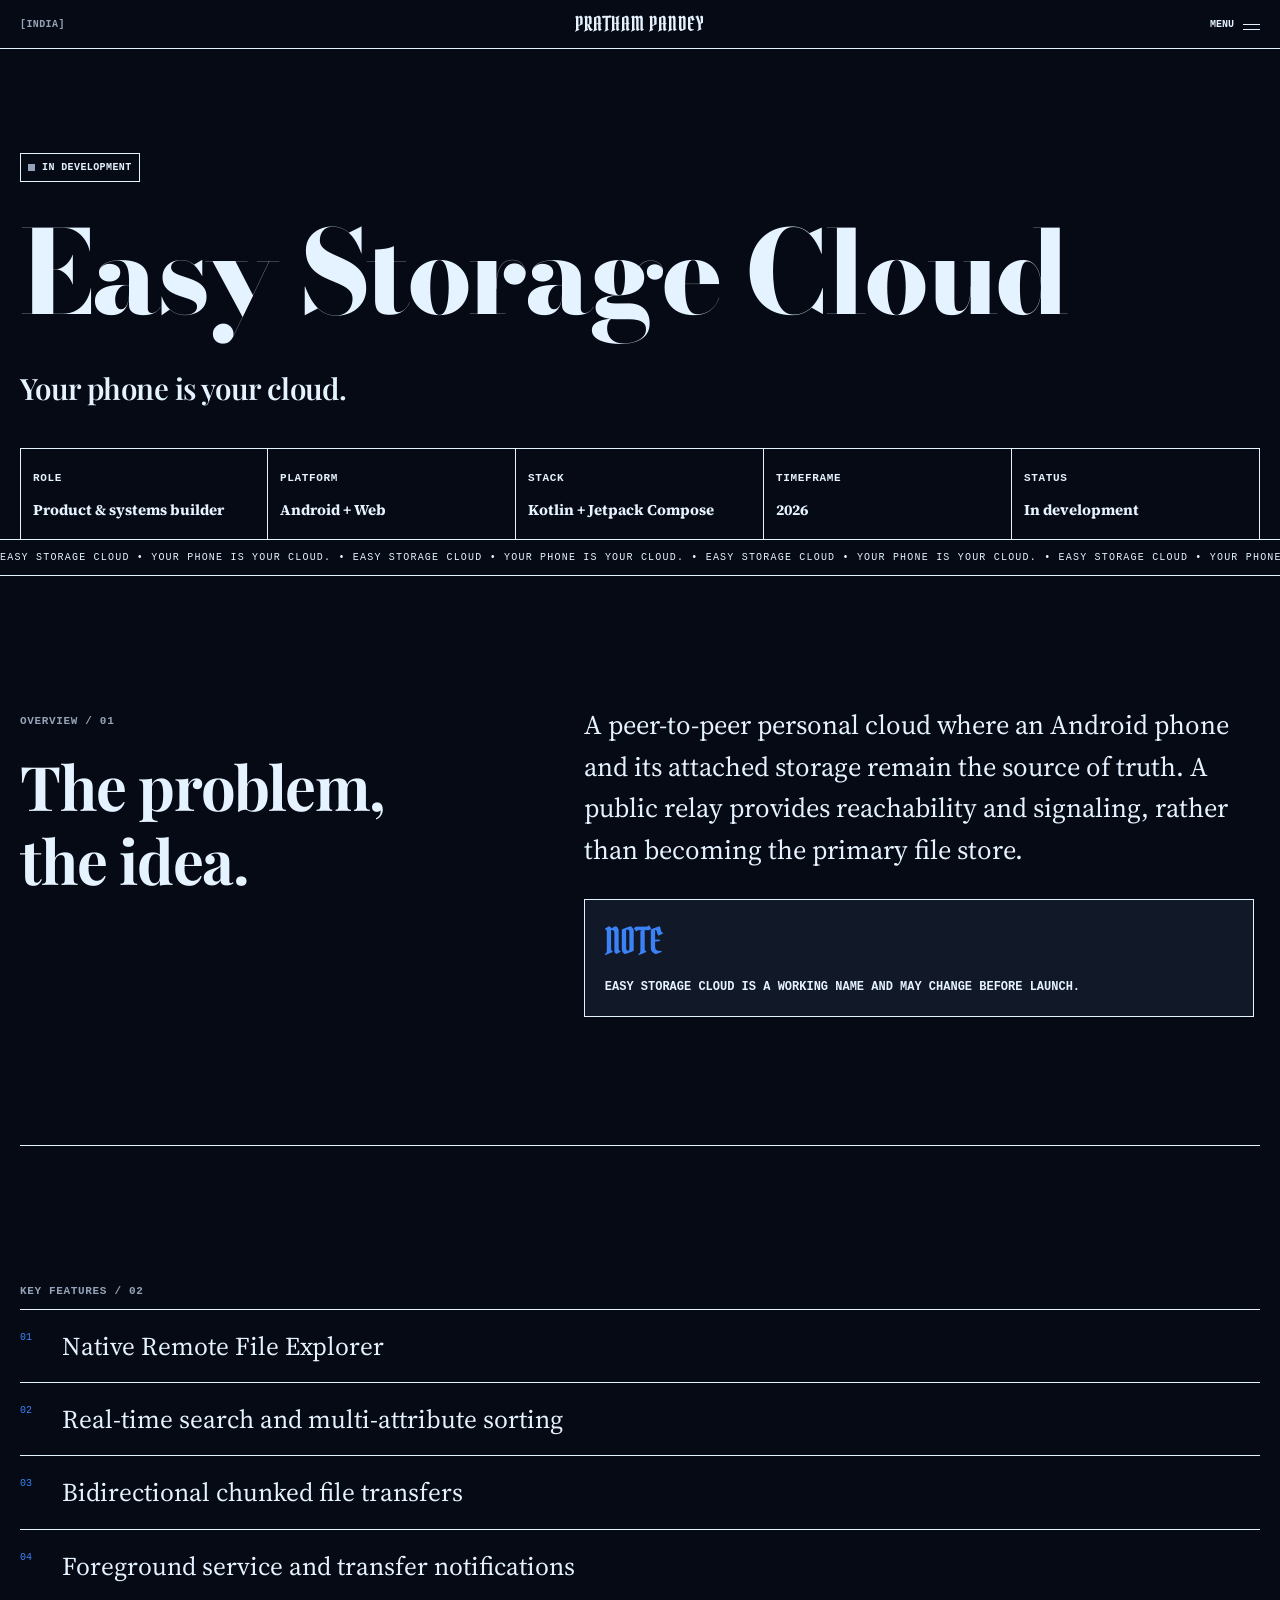
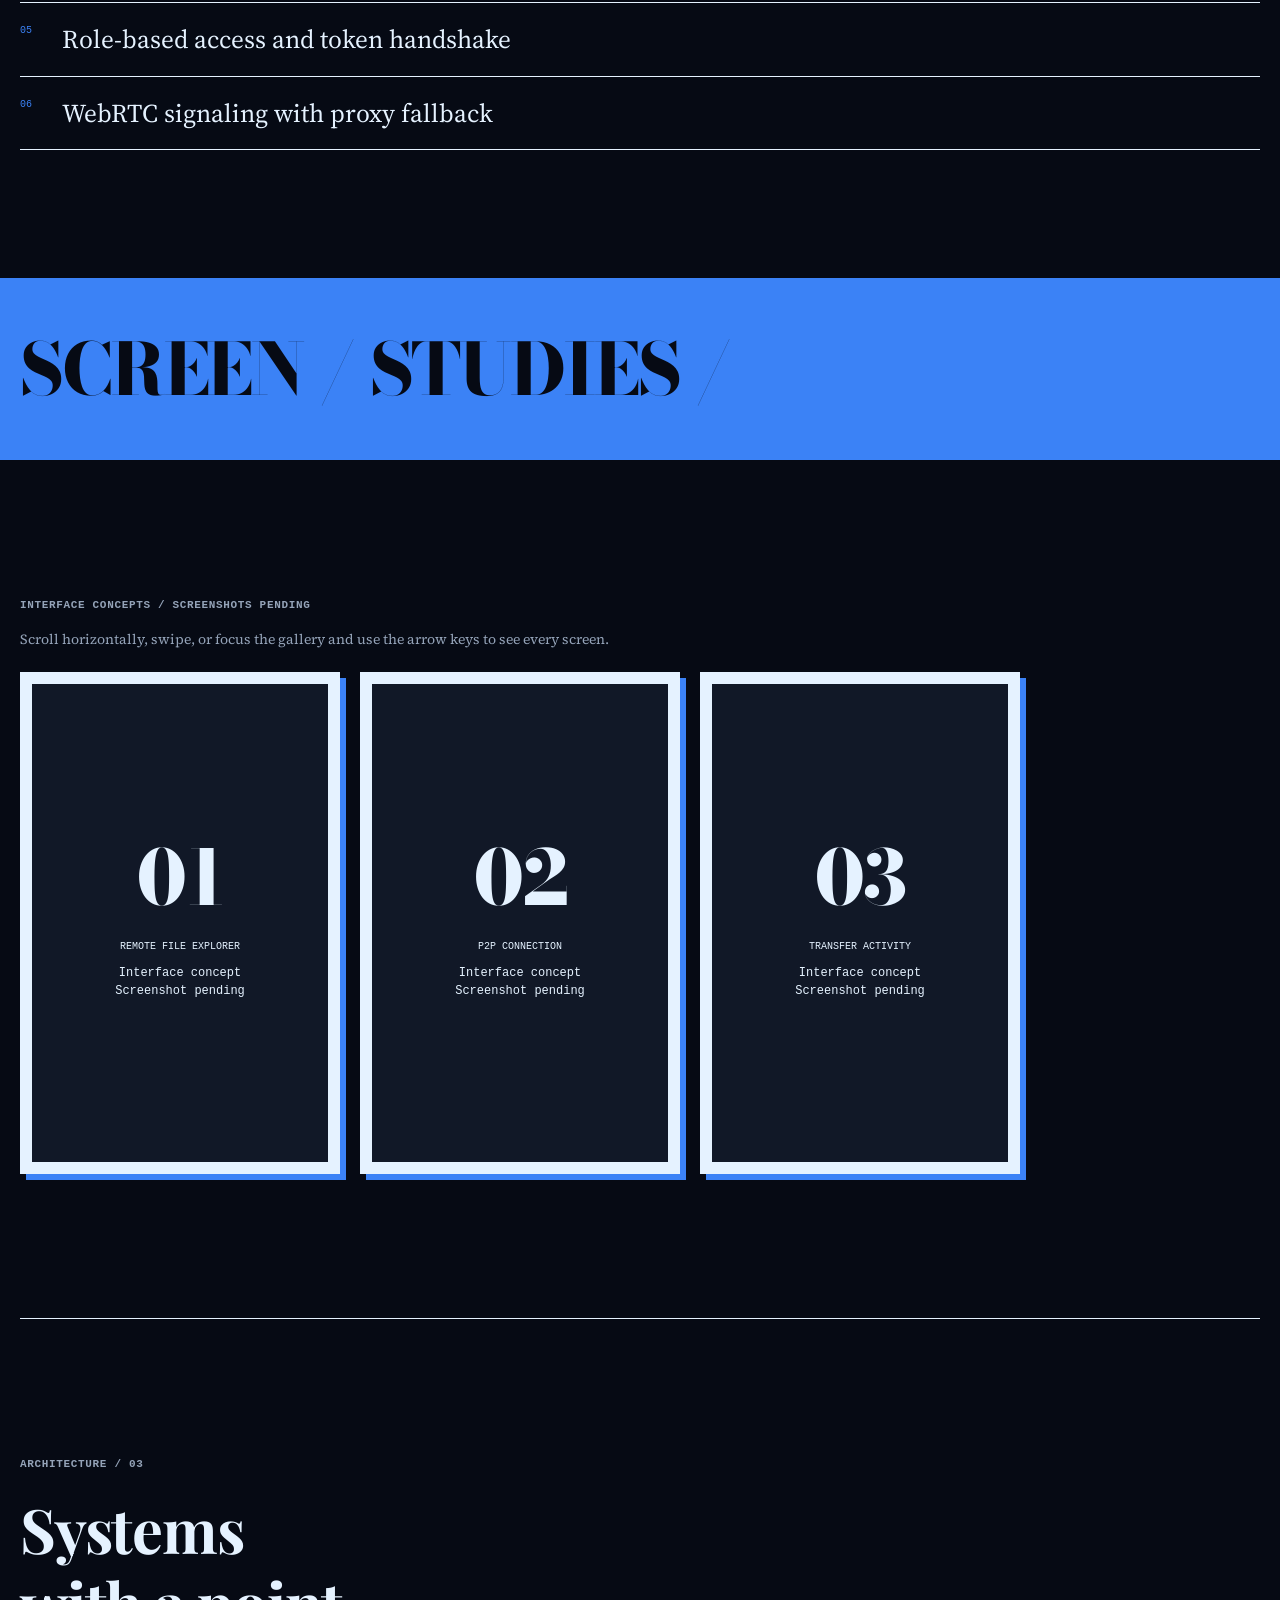
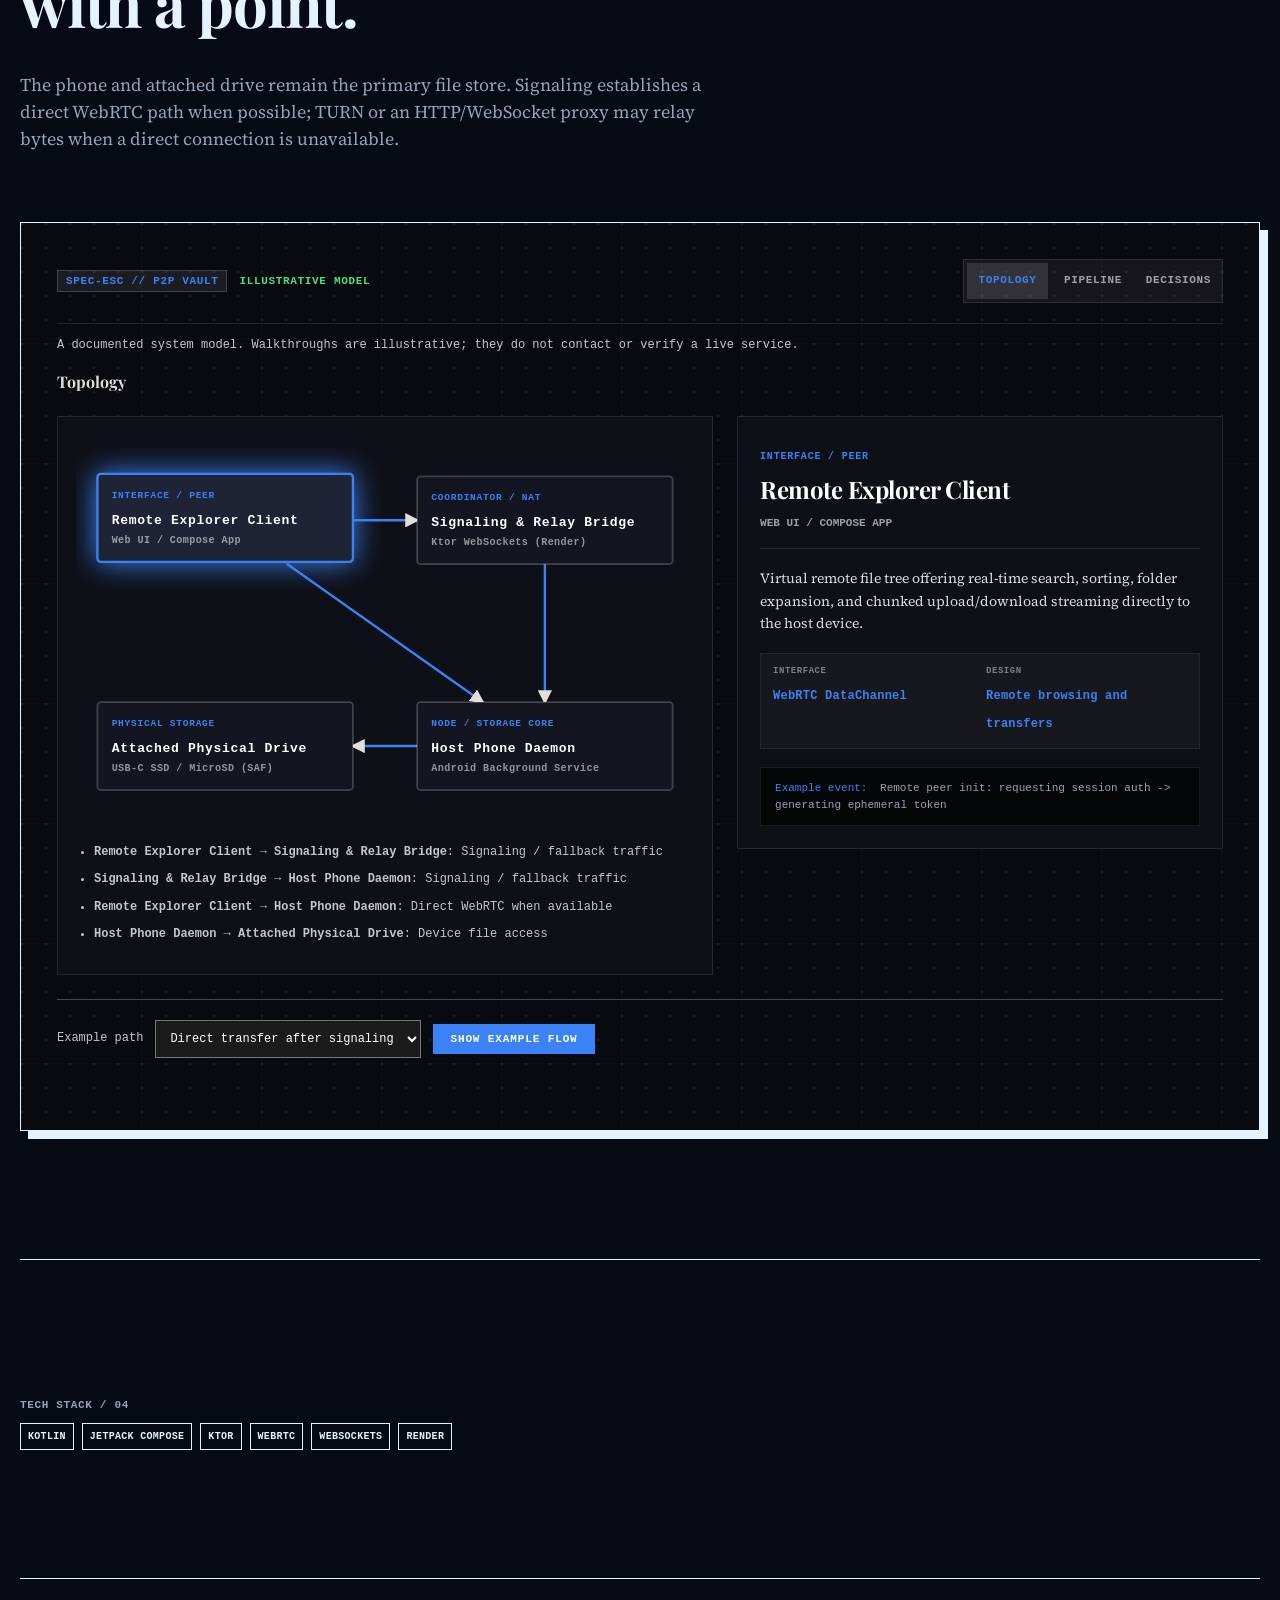
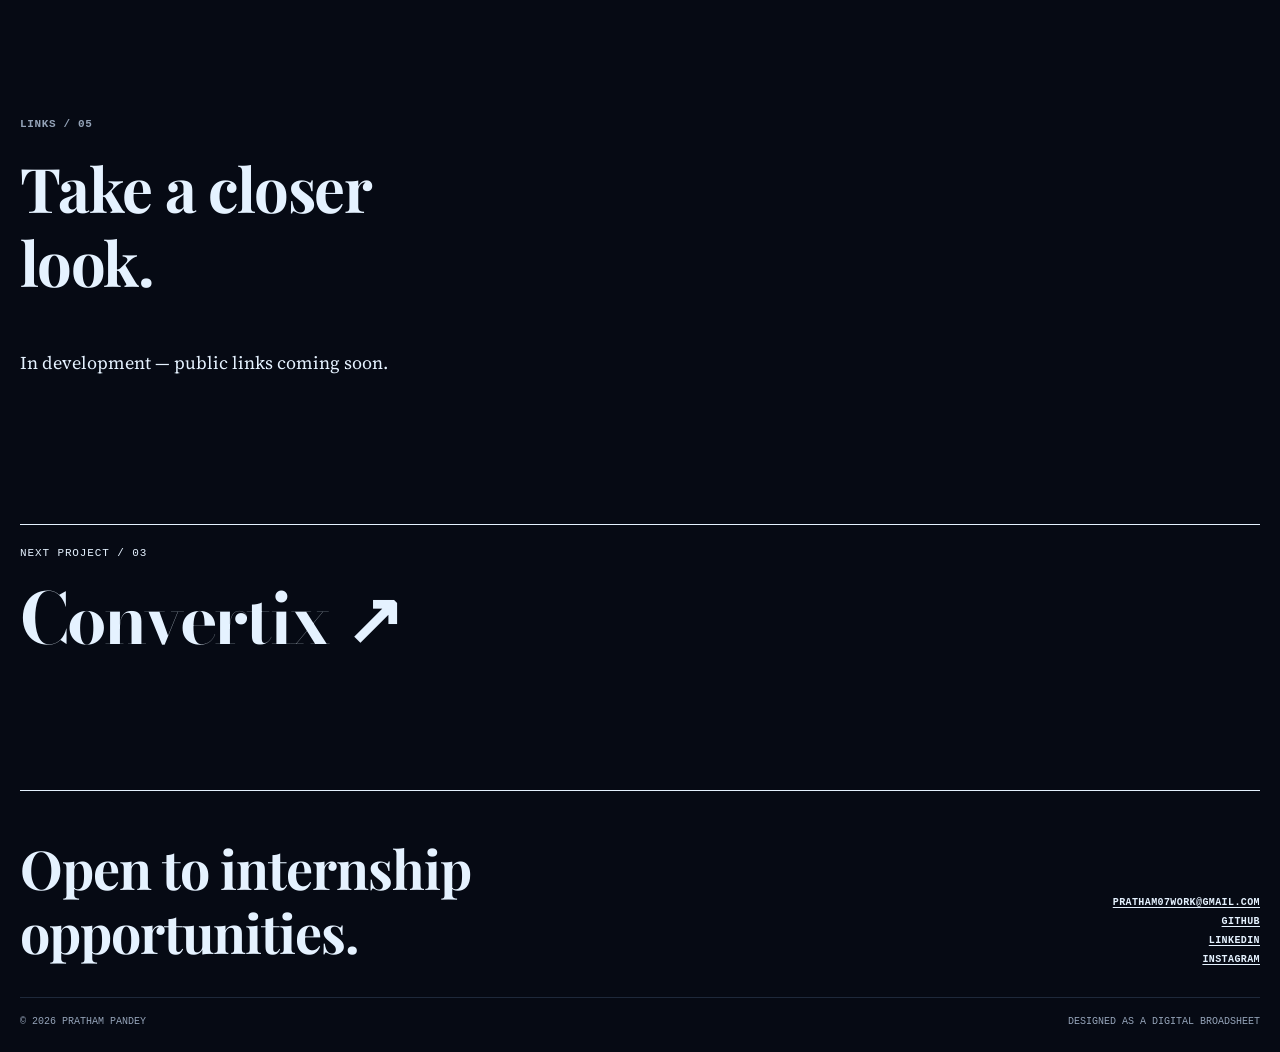
<file: projects/easy-storage-cloud/index.html>
<!doctype html>
<html lang="en">
  <head>
    <meta charset="UTF-8" />
    <meta name="viewport" content="width=device-width, initial-scale=1" />
    <meta
      name="description"
      content="A peer-to-peer personal cloud where an Android phone and its attached storage remain the source of truth. A public relay provides reachability and signaling, rather than becoming the primary file store."
    />
    <meta property="og:title" content="Easy Storage Cloud — Pratham Pandey" />
    <meta
      property="og:description"
      content="A peer-to-peer personal cloud where an Android phone and its attached storage remain the source of truth. A public relay provides reachability and signaling, rather than becoming the primary file store."
    />
    <meta property="og:type" content="website" />

    <title>Easy Storage Cloud — Pratham Pandey</title>
    <link rel="icon" href="../../assets/favicon.svg" type="image/svg+xml" />
    <link rel="preconnect" href="https://fonts.googleapis.com" />
    <link rel="preconnect" href="https://fonts.gstatic.com" crossorigin />
    <link
      href="https://fonts.googleapis.com/css2?family=Bodoni+Moda:opsz,wght@6..96,700;6..96,800&family=Pirata+One&family=Playfair+Display:wght@600;700&family=Source+Serif+4:opsz,wght@8..60,300;8..60,400;8..60,600&display=swap"
      rel="stylesheet"
    />
    <link rel="stylesheet" href="../../css/tokens.css" />
    <link rel="stylesheet" href="../../css/themes.css" />
    <link rel="stylesheet" href="../../css/pages.css" />
  </head>
  <body data-theme="easy-storage-cloud">
    <!-- Generated by scripts/build.mjs. Edit scripts/pages.mjs or js/config.js. -->
    <a class="skip-link" href="#main">Skip to content</a>
    <header class="shell-header">
      <nav class="header-bar" aria-label="Primary">
        <span class="header-location">[INDIA]</span
        ><a class="header-name" href="../../index.html">Pratham Pandey</a>
        <span class="header-links"
          ><a data-transition href="../../index.html#projects">Projects</a
          ><a data-transition href="../../about/index.html">About</a
          ><a href="mailto:pratham07work@gmail.com">Contact</a></span
        ><button
          class="menu-button"
          type="button"
          aria-expanded="false"
          aria-controls="site-menu"
          hidden
        >
          Menu <i aria-hidden="true"></i>
        </button>
      </nav>
    </header>
    <main id="main" tabindex="-1">
      <section class="project-hero">
        <div class="project-hero__inner">
          <span class="status-badge is-progress">In development</span>
          <h1>Easy Storage Cloud</h1>
          <p class="project-hero__tagline">Your phone is your cloud.</p>
          <div class="facts">
            <div class="fact">
              <span class="meta-label">Role</span
              ><b>Product &amp; systems builder</b>
            </div>
            <div class="fact">
              <span class="meta-label">Platform</span><b>Android + Web</b>
            </div>
            <div class="fact">
              <span class="meta-label">Stack</span
              ><b>Kotlin + Jetpack Compose</b>
            </div>
            <div class="fact">
              <span class="meta-label">Timeframe</span><b>2026</b>
            </div>
            <div class="fact">
              <span class="meta-label">Status</span><b>In development</b>
            </div>
          </div>
        </div>
      </section>
      <div class="ticker" aria-hidden="true">
        <div class="ticker__run">
          Easy Storage Cloud • Your phone is your cloud. • Easy Storage Cloud •
          Your phone is your cloud. • Easy Storage Cloud • Your phone is your
          cloud. • Easy Storage Cloud • Your phone is your cloud. •
        </div>
      </div>
      <section class="section case-overview">
        <div>
          <span class="eyebrow">Overview / 01</span>
          <h2 class="section-heading">
            <span class="line"><span>The problem,</span></span
            ><span class="line"><span>the idea.</span></span>
          </h2>
        </div>
        <div>
          <p>
            A peer-to-peer personal cloud where an Android phone and its
            attached storage remain the source of truth. A public relay provides
            reachability and signaling, rather than becoming the primary file
            store.
          </p>
          <p class="bio-aside project-note">
            <strong>Note</strong>Easy Storage Cloud is a working name and may
            change before launch.
          </p>
        </div>
      </section>
      <section class="section section-rule">
        <h2 class="eyebrow">Key features / 02</h2>
        <ol class="case-feature-list">
          <li><span>01</span>Native Remote File Explorer</li>
          <li><span>02</span>Real-time search and multi-attribute sorting</li>
          <li><span>03</span>Bidirectional chunked file transfers</li>
          <li><span>04</span>Foreground service and transfer notifications</li>
          <li><span>05</span>Role-based access and token handshake</li>
          <li><span>06</span>WebRTC signaling with proxy fallback</li>
        </ol>
      </section>
      <section class="display-banner"><h2>SCREEN / STUDIES /</h2></section>
      <section class="section gallery-outer">
        <h2 class="eyebrow" id="gallery-title">
          Interface concepts / Screenshots pending
        </h2>
        <p class="gallery-hint" id="gallery-help">
          Scroll horizontally, swipe, or focus the gallery and use the arrow
          keys to see every screen.
        </p>
        <div
          class="gallery-scroll"
          tabindex="0"
          role="region"
          aria-labelledby="gallery-title"
          aria-describedby="gallery-help"
        >
          <div class="case-gallery">
            <article class="screen">
              <div class="screen__inside">
                <b>01</b><small>Remote file explorer</small>
                <p class="screen__placeholder">
                  Interface concept<br />Screenshot pending
                </p>
              </div>
            </article>
            <article class="screen">
              <div class="screen__inside">
                <b>02</b><small>P2P connection</small>
                <p class="screen__placeholder">
                  Interface concept<br />Screenshot pending
                </p>
              </div>
            </article>
            <article class="screen">
              <div class="screen__inside">
                <b>03</b><small>Transfer activity</small>
                <p class="screen__placeholder">
                  Interface concept<br />Screenshot pending
                </p>
              </div>
            </article>
          </div>
        </div>
      </section>
      <section class="section section-rule architecture">
        <div>
          <span class="eyebrow">Architecture / 03</span>
          <h2 class="section-heading">
            <span class="line"><span>Systems</span></span
            ><span class="line"><span>with a point.</span></span>
          </h2>
          <p class="diagram-note">
            The phone and attached drive remain the primary file store.
            Signaling establishes a direct WebRTC path when possible; TURN or an
            HTTP/WebSocket proxy may relay bytes when a direct connection is
            unavailable.
          </p>
        </div>
        <div class="arch-console" id="arch-console">
          <div class="arch-topbar">
            <div class="arch-badge-group">
              <span class="arch-spec-pill">SPEC-ESC // P2P VAULT</span
              ><span class="arch-status">ILLUSTRATIVE MODEL</span>
            </div>
            <div class="arch-controls" hidden>
              <div class="arch-views-nav" aria-label="Architecture views">
                <button
                  type="button"
                  class="arch-tab-btn"
                  id="tab-schematic"
                  data-view="schematic"
                >
                  Topology</button
                ><button
                  type="button"
                  class="arch-tab-btn"
                  id="tab-pipeline"
                  data-view="pipeline"
                >
                  Pipeline</button
                ><button
                  type="button"
                  class="arch-tab-btn"
                  id="tab-highlights"
                  data-view="highlights"
                >
                  Decisions
                </button>
              </div>
            </div>
          </div>
          <p class="arch-disclaimer">
            A documented system model. Walkthroughs are illustrative; they do
            not contact or verify a live service.
          </p>
          <section class="arch-view-panel" id="view-schematic">
            <h3 class="arch-panel-title">Topology</h3>
            <div class="arch-workbench">
              <div class="arch-canvas-wrap">
                <div
                  class="arch-diagram-scroll"
                  tabindex="0"
                  role="region"
                  aria-label="System diagram. Scroll horizontally on smaller screens."
                >
                  <svg
                    class="arch-svg-stage"
                    viewBox="0 0 520 320"
                    role="group"
                    aria-label="System components"
                  >
                    <defs>
                      <marker
                        id="arch-arrow"
                        markerWidth="6"
                        markerHeight="6"
                        refX="5"
                        refY="3"
                        orient="auto"
                      >
                        <path d="M0 0 L6 3 L0 6 Z" fill="currentColor"></path>
                      </marker>
                    </defs>
                    <path
                      class="arch-wire"
                      d="M 233 65 L 287 65"
                      marker-end="url(#arch-arrow)"
                    >
                      <title>Signaling / fallback traffic</title>
                    </path>
                    <path
                      class="arch-wire"
                      d="M 394.5 102 L 394.5 218"
                      marker-end="url(#arch-arrow)"
                    >
                      <title>Signaling / fallback traffic</title>
                    </path>
                    <path
                      class="arch-wire"
                      d="M 177.8842105263158 102 L 342.11578947368423 218"
                      marker-end="url(#arch-arrow)"
                    >
                      <title>Direct WebRTC when available</title>
                    </path>
                    <path
                      class="arch-wire"
                      d="M 287 255 L 233 255"
                      marker-end="url(#arch-arrow)"
                    >
                      <title>Device file access</title>
                    </path>
                    <g
                      class="arch-node-group"
                      data-node="client"
                      transform="translate(18, 28)"
                      aria-label="Remote Explorer Client"
                    >
                      <g class="arch-node-visual">
                        <rect
                          class="arch-node-box"
                          width="215"
                          height="74"
                          rx="3"
                        ></rect>
                        <text class="arch-node-tag" x="12" y="20">
                          INTERFACE / PEER
                        </text>
                        <text class="arch-node-title" x="12" y="42">
                          Remote Explorer Client
                        </text>
                        <text class="arch-node-sub" x="12" y="58">
                          Web UI / Compose App
                        </text>
                      </g>
                    </g>
                    <g
                      class="arch-node-group"
                      data-node="relay"
                      transform="translate(287, 28)"
                      aria-label="Signaling &amp; Relay Bridge"
                    >
                      <g class="arch-node-visual">
                        <rect
                          class="arch-node-box"
                          width="215"
                          height="74"
                          rx="3"
                        ></rect>
                        <text class="arch-node-tag" x="12" y="20">
                          COORDINATOR / NAT
                        </text>
                        <text class="arch-node-title" x="12" y="42">
                          Signaling &amp; Relay Bridge
                        </text>
                        <text class="arch-node-sub" x="12" y="58">
                          Ktor WebSockets (Render)
                        </text>
                      </g>
                    </g>
                    <g
                      class="arch-node-group"
                      data-node="host"
                      transform="translate(287, 218)"
                      aria-label="Host Phone Daemon"
                    >
                      <g class="arch-node-visual">
                        <rect
                          class="arch-node-box"
                          width="215"
                          height="74"
                          rx="3"
                        ></rect>
                        <text class="arch-node-tag" x="12" y="20">
                          NODE / STORAGE CORE
                        </text>
                        <text class="arch-node-title" x="12" y="42">
                          Host Phone Daemon
                        </text>
                        <text class="arch-node-sub" x="12" y="58">
                          Android Background Service
                        </text>
                      </g>
                    </g>
                    <g
                      class="arch-node-group"
                      data-node="storage"
                      transform="translate(18, 218)"
                      aria-label="Attached Physical Drive"
                    >
                      <g class="arch-node-visual">
                        <rect
                          class="arch-node-box"
                          width="215"
                          height="74"
                          rx="3"
                        ></rect>
                        <text class="arch-node-tag" x="12" y="20">
                          PHYSICAL STORAGE
                        </text>
                        <text class="arch-node-title" x="12" y="42">
                          Attached Physical Drive
                        </text>
                        <text class="arch-node-sub" x="12" y="58">
                          USB-C SSD / MicroSD (SAF)
                        </text>
                      </g>
                    </g>
                  </svg>
                </div>
                <ul class="arch-connections">
                  <li>
                    <b>Remote Explorer Client → Signaling &amp; Relay Bridge</b
                    >: Signaling / fallback traffic
                  </li>
                  <li>
                    <b>Signaling &amp; Relay Bridge → Host Phone Daemon</b>:
                    Signaling / fallback traffic
                  </li>
                  <li>
                    <b>Remote Explorer Client → Host Phone Daemon</b>: Direct
                    WebRTC when available
                  </li>
                  <li>
                    <b>Host Phone Daemon → Attached Physical Drive</b>: Device
                    file access
                  </li>
                </ul>
              </div>
              <div class="arch-details">
                <article
                  class="arch-hud"
                  id="detail-client"
                  data-detail="client"
                >
                  <div class="arch-hud__header">
                    <span class="arch-hud__tag">INTERFACE / PEER</span>
                    <h4 class="arch-hud__name">Remote Explorer Client</h4>
                    <span class="arch-hud__tech">Web UI / Compose App</span>
                  </div>
                  <p class="arch-hud__desc">
                    Virtual remote file tree offering real-time search, sorting,
                    folder expansion, and chunked upload/download streaming
                    directly to the host device.
                  </p>
                  <div class="arch-hud__meta-grid">
                    <div class="arch-meta-item">
                      <span>Interface</span><b>WebRTC DataChannel</b>
                    </div>
                    <div class="arch-meta-item">
                      <span>Design</span><b>Remote browsing and transfers</b>
                    </div>
                  </div>
                  <div class="arch-console-log">
                    <p>
                      <span class="log-prompt">Example event:</span> Remote peer
                      init: requesting session auth -&gt; generating ephemeral
                      token
                    </p>
                  </div>
                </article>
                <article class="arch-hud" id="detail-relay" data-detail="relay">
                  <div class="arch-hud__header">
                    <span class="arch-hud__tag">COORDINATOR / NAT</span>
                    <h4 class="arch-hud__name">Signaling &amp; Relay Bridge</h4>
                    <span class="arch-hud__tech">Ktor WebSockets (Render)</span>
                  </div>
                  <p class="arch-hud__desc">
                    Brokers SDP and ICE exchange. Configured TURN servers or the
                    HTTP/WebSocket proxy carry traffic when needed; connectivity
                    depends on network conditions and deployment configuration.
                  </p>
                  <div class="arch-hud__meta-grid">
                    <div class="arch-meta-item">
                      <span>Interface</span><b>WSS / STUN / TURN</b>
                    </div>
                    <div class="arch-meta-item">
                      <span>Design</span><b>Signaling with relay fallback</b>
                    </div>
                  </div>
                  <div class="arch-console-log">
                    <p>
                      <span class="log-prompt">Example event:</span> exchange
                      signaling or forward a fallback request
                    </p>
                  </div>
                </article>
                <article class="arch-hud" id="detail-host" data-detail="host">
                  <div class="arch-hud__header">
                    <span class="arch-hud__tag">NODE / STORAGE CORE</span>
                    <h4 class="arch-hud__name">Host Phone Daemon</h4>
                    <span class="arch-hud__tech"
                      >Android Background Service</span
                    >
                  </div>
                  <p class="arch-hud__desc">
                    Runs an embedded Ktor HTTP server inside a persistent
                    Android foreground service, managing peer authentication
                    tokens with 24-hour expiration.
                  </p>
                  <div class="arch-hud__meta-grid">
                    <div class="arch-meta-item">
                      <span>Interface</span><b>Ktor Local HTTP :8080</b>
                    </div>
                    <div class="arch-meta-item">
                      <span>Design</span><b>Foreground-service hosting</b>
                    </div>
                  </div>
                  <div class="arch-console-log">
                    <p>
                      <span class="log-prompt">Example event:</span> Node
                      daemon: active on port 8080 -&gt; token verified (Role:
                      Manager)
                    </p>
                  </div>
                </article>
                <article
                  class="arch-hud"
                  id="detail-storage"
                  data-detail="storage"
                >
                  <div class="arch-hud__header">
                    <span class="arch-hud__tag">PHYSICAL STORAGE</span>
                    <h4 class="arch-hud__name">Attached Physical Drive</h4>
                    <span class="arch-hud__tech"
                      >USB-C SSD / MicroSD (SAF)</span
                    >
                  </div>
                  <p class="arch-hud__desc">
                    Storage is accessed through Android&#39;s Storage Access
                    Framework. Files remain stored on the device or attached
                    drive, while transfer bytes can pass through relay
                    infrastructure on fallback paths.
                  </p>
                  <div class="arch-hud__meta-grid">
                    <div class="arch-meta-item">
                      <span>Interface</span><b>Android SAF / Direct I/O</b>
                    </div>
                    <div class="arch-meta-item">
                      <span>Design</span><b>Device-owned primary storage</b>
                    </div>
                  </div>
                  <div class="arch-console-log">
                    <p>
                      <span class="log-prompt">Example event:</span> I/O
                      subsystem: direct SAF chunk stream open -&gt; reading
                      local block
                    </p>
                  </div>
                </article>
              </div>
            </div>
            <p
              id="node-status"
              class="sr-only"
              role="status"
              aria-atomic="true"
            ></p>
          </section>
          <section class="arch-view-panel" id="view-pipeline">
            <h3 class="arch-panel-title">Pipeline</h3>
            <div class="arch-pipeline-wrap">
              <div class="arch-pipeline-step">
                <b>01</b>
                <h4>Handshake</h4>
                <p>
                  Client scans QR or enters share code to connect with relay.
                </p>
              </div>
              <div class="arch-pipeline-step">
                <b>02</b>
                <h4>Negotiate a Route</h4>
                <p>
                  Peers exchange ICE candidates and attempt a direct connection
                  using the configured network services.
                </p>
              </div>
              <div class="arch-pipeline-step">
                <b>03</b>
                <h4>Direct or Relayed</h4>
                <p>
                  Use a direct WebRTC DataChannel when available, or TURN / HTTP
                  proxy fallback when required.
                </p>
              </div>
              <div class="arch-pipeline-step">
                <b>04</b>
                <h4>Transfer Files</h4>
                <p>
                  The host reads or writes device storage and transfers data
                  over the selected route.
                </p>
              </div>
            </div>
          </section>
          <section class="arch-view-panel" id="view-highlights">
            <h3 class="arch-panel-title">Decisions</h3>
            <div class="arch-highlights-wrap">
              <div class="arch-highlight-card">
                <span>Device-Owned Storage</span>
                <p>
                  The relay provides reachability rather than becoming the
                  primary file store
                </p>
              </div>
              <div class="arch-highlight-card">
                <span>Carrier NAT Traversal</span>
                <p>WebSockets signaling + TURN fallback</p>
              </div>
              <div class="arch-highlight-card">
                <span>Role Handshake</span>
                <p>Viewer, Contributor, Manager, Admin access tiers</p>
              </div>
            </div>
          </section>
          <div class="arch-demo" hidden>
            <label for="flow-path">Example path</label
            ><select id="flow-path">
              <option value="client,host,storage,host,client">
                Direct transfer after signaling
              </option>
              <option value="client,relay,host,storage,host,relay,client">
                Relayed transfer
              </option></select
            ><button type="button" class="arch-sim-btn" id="run-sim-btn">
              Show example flow
            </button>
            <p id="flow-status" role="status" aria-atomic="true"></p>
          </div>
        </div>
      </section>
      <section class="section section-rule">
        <h2 class="eyebrow">Tech stack / 04</h2>
        <div class="stack">
          <span>Kotlin</span><span>Jetpack Compose</span><span>Ktor</span
          ><span>WebRTC</span><span>WebSockets</span><span>Render</span>
        </div>
      </section>
      <section class="section section-rule">
        <span class="eyebrow">Links / 05</span>
        <h2 class="section-heading">
          <span class="line"><span>Take a closer</span></span
          ><span class="line"><span>look.</span></span>
        </h2>
        <div class="project-links">
          <p>In development — public links coming soon.</p>
        </div>
      </section>
      <a
        data-transition
        class="next-project"
        href="../../projects/convertix/index.html"
        ><small>Next project / 03</small>Convertix ↗</a
      >
    </main>
    <footer class="footer">
      <p class="footer__headline">Open to internship opportunities.</p>
      <div class="footer__right">
        <a href="mailto:pratham07work@gmail.com">pratham07work@gmail.com</a
        ><a
          class=""
          href="https://github.com/bbethical010-glitch"
          target="_blank"
          rel="noopener noreferrer"
          >GitHub</a
        ><a
          class=""
          href="https://www.linkedin.com/in/pratham-pandey-132a77384"
          target="_blank"
          rel="noopener noreferrer"
          >LinkedIn</a
        ><a
          class=""
          href="https://www.instagram.com/pratham07.io?stkn=MW5ueG1oOW4wanZvZA%3D%3D&amp;utm_source=qr"
          target="_blank"
          rel="noopener noreferrer"
          >Instagram</a
        >
      </div>
      <div class="footer__lower">
        <span>© <span data-year>2026</span> Pratham Pandey</span
        ><span>Designed as a digital broadsheet</span>
      </div>
    </footer>
    <dialog class="menu-overlay" id="site-menu" aria-labelledby="menu-title">
      <div class="menu-overlay__top">
        <h2 id="menu-title">Site menu</h2>
        <button class="menu-close" type="button" autofocus>Close ×</button>
      </div>
      <nav class="menu-links" aria-label="Site menu">
        <a data-transition href="../../index.html#projects">Projects</a
        ><a data-transition href="../../about/index.html">About</a
        ><a href="mailto:pratham07work@gmail.com">Contact</a>
      </nav>
      <div class="menu-social">
        <a
          class=""
          href="https://github.com/bbethical010-glitch"
          target="_blank"
          rel="noopener noreferrer"
          >GitHub</a
        ><a
          class=""
          href="https://www.linkedin.com/in/pratham-pandey-132a77384"
          target="_blank"
          rel="noopener noreferrer"
          >LinkedIn</a
        ><a
          class=""
          href="https://www.instagram.com/pratham07.io?stkn=MW5ueG1oOW4wanZvZA%3D%3D&amp;utm_source=qr"
          target="_blank"
          rel="noopener noreferrer"
          >Instagram</a
        >
      </div>
    </dialog>
    <script src="../../js/gsap.min.js" defer></script>
    <script src="../../js/ScrollTrigger.min.js" defer></script>
    <script src="../../js/lenis.min.js" defer></script>
    <script type="module" src="../../js/project.js"></script>
  </body>
</html>
</file>
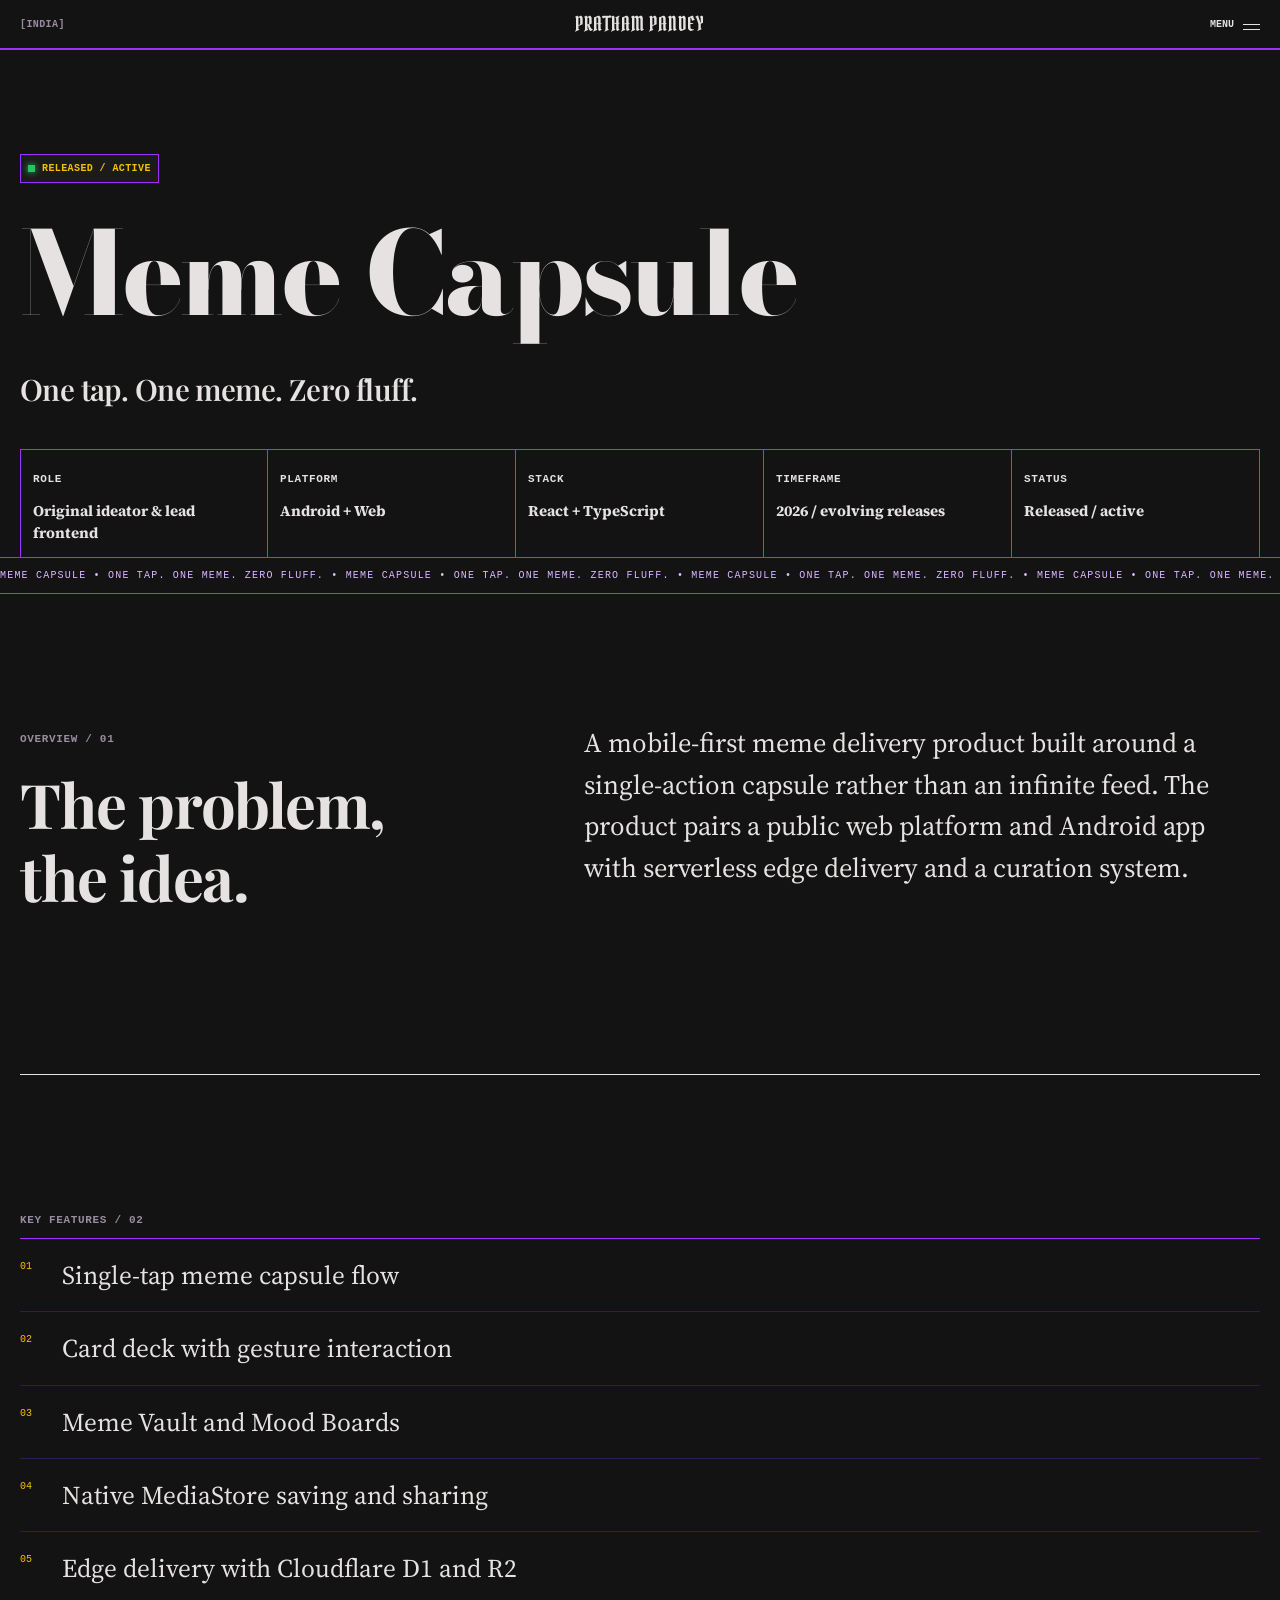
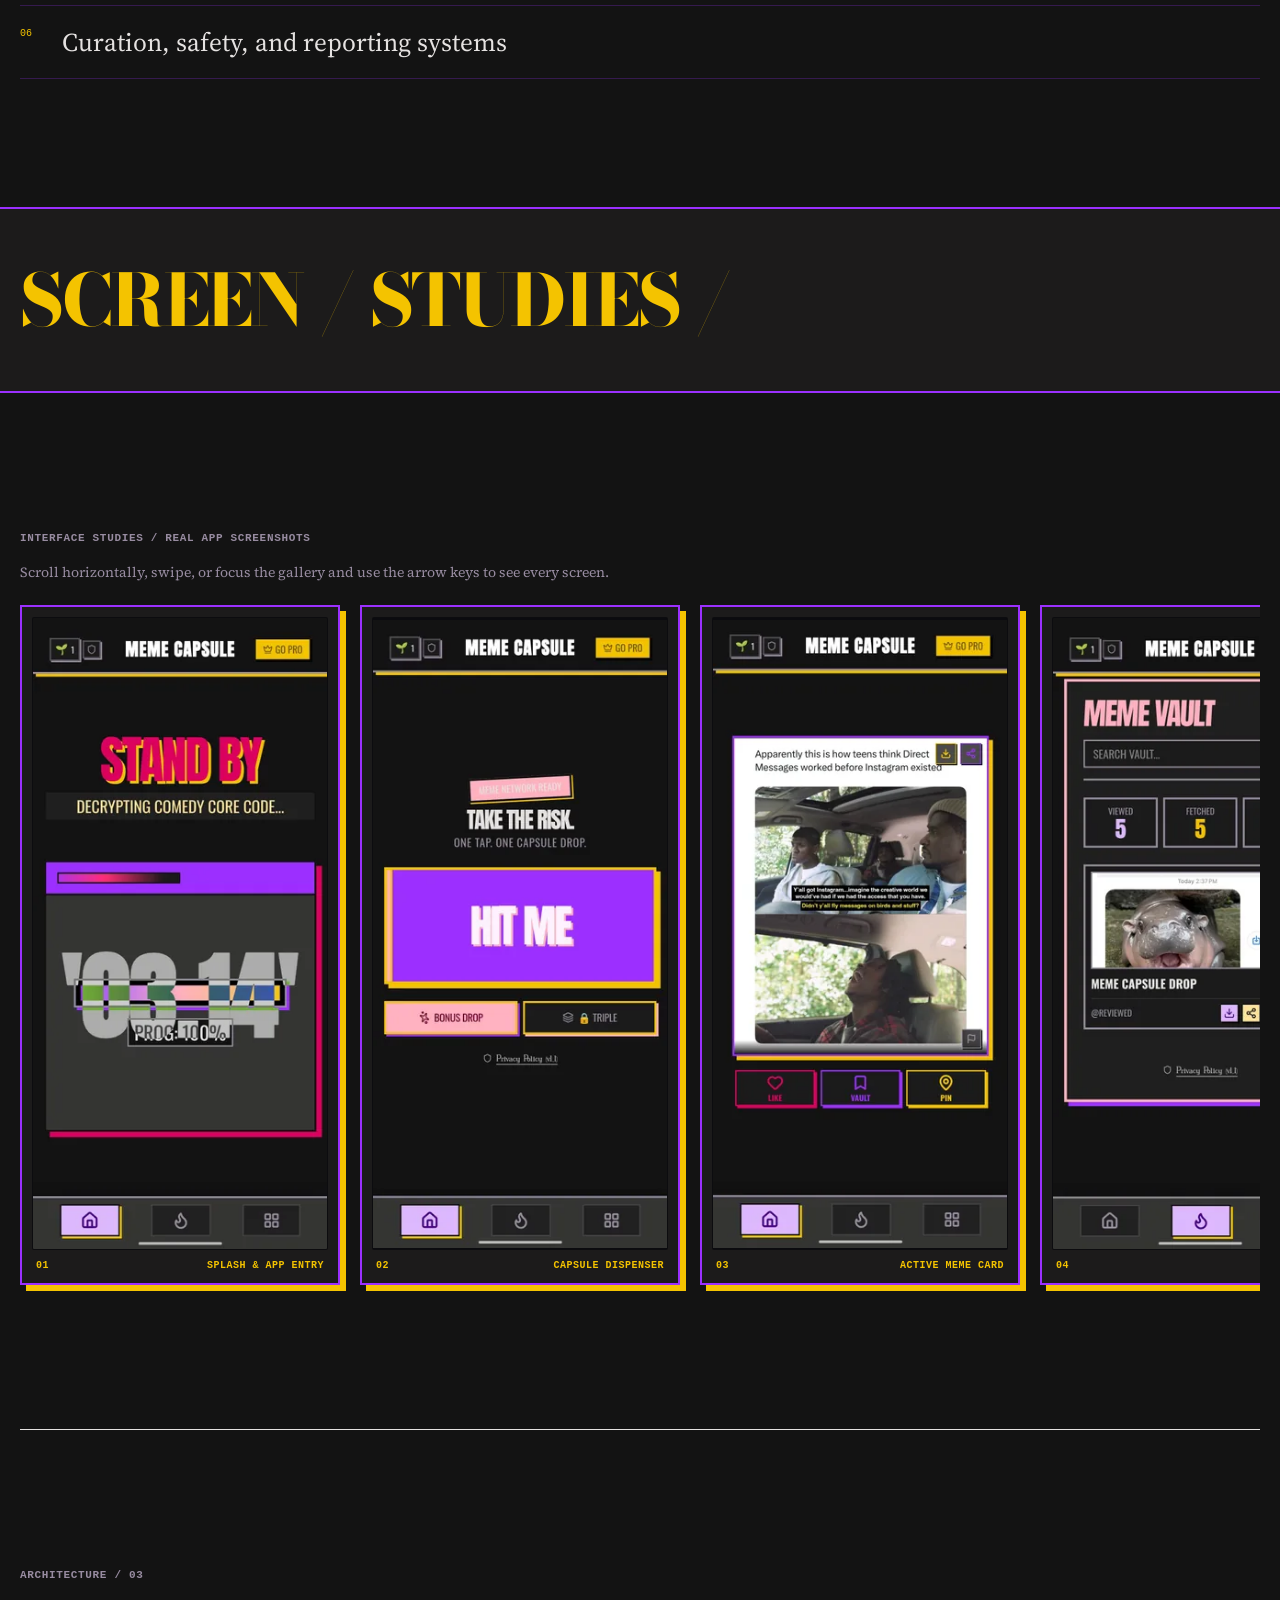
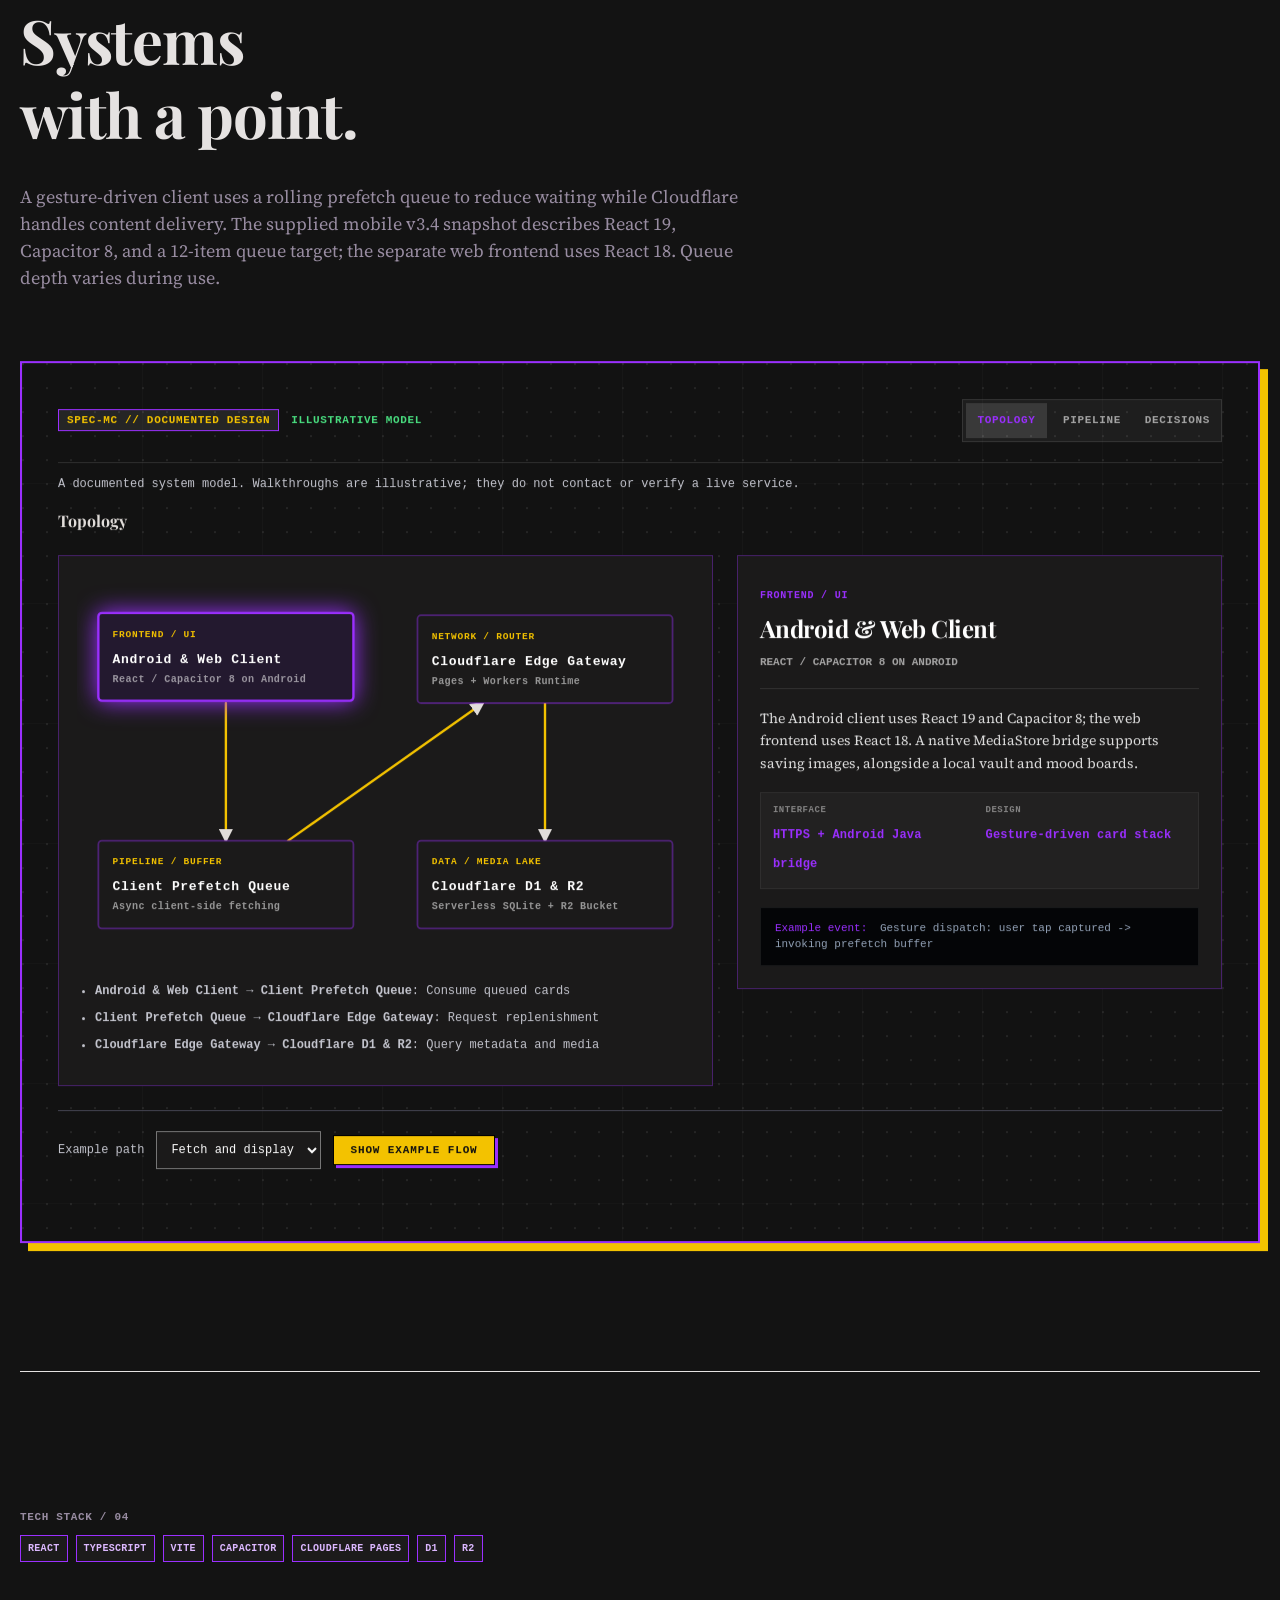
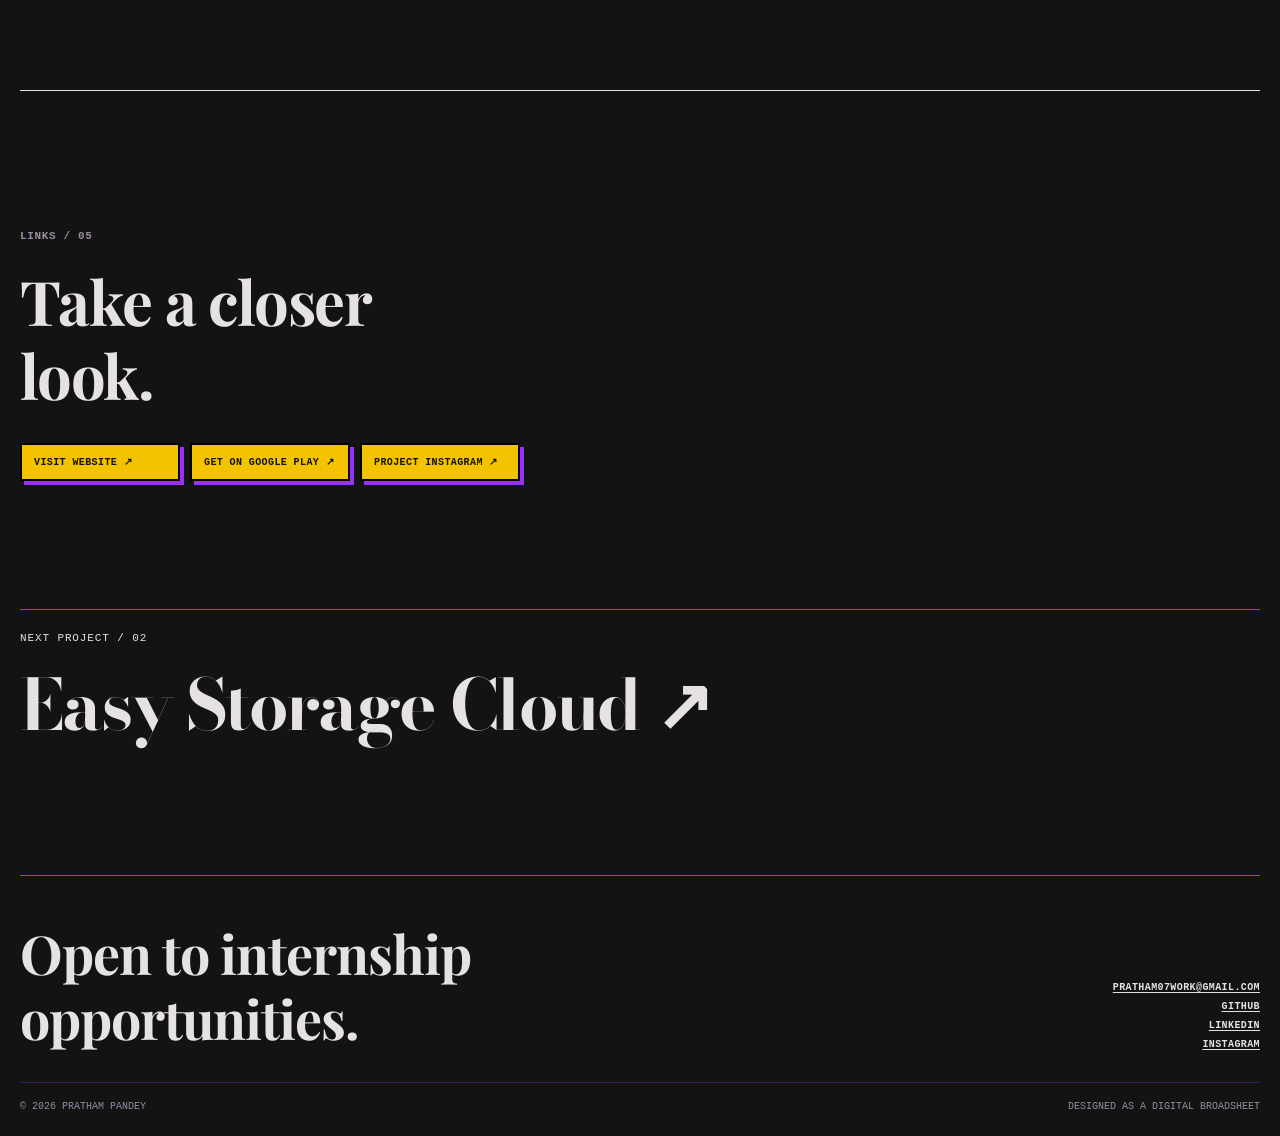
<file: projects/meme-capsule/index.html>
<!doctype html>
<html lang="en">
  <head>
    <meta charset="UTF-8" />
    <meta name="viewport" content="width=device-width, initial-scale=1" />
    <meta
      name="description"
      content="A mobile-first meme delivery product built around a single-action capsule rather than an infinite feed. The product pairs a public web platform and Android app with serverless edge delivery and a curation system."
    />
    <meta property="og:title" content="Meme Capsule — Pratham Pandey" />
    <meta
      property="og:description"
      content="A mobile-first meme delivery product built around a single-action capsule rather than an infinite feed. The product pairs a public web platform and Android app with serverless edge delivery and a curation system."
    />
    <meta property="og:type" content="website" />

    <title>Meme Capsule — Pratham Pandey</title>
    <link rel="icon" href="../../assets/favicon.svg" type="image/svg+xml" />
    <link rel="preconnect" href="https://fonts.googleapis.com" />
    <link rel="preconnect" href="https://fonts.gstatic.com" crossorigin />
    <link
      href="https://fonts.googleapis.com/css2?family=Bodoni+Moda:opsz,wght@6..96,700;6..96,800&family=Pirata+One&family=Playfair+Display:wght@600;700&family=Source+Serif+4:opsz,wght@8..60,300;8..60,400;8..60,600&display=swap"
      rel="stylesheet"
    />
    <link rel="stylesheet" href="../../css/tokens.css" />
    <link rel="stylesheet" href="../../css/themes.css" />
    <link rel="stylesheet" href="../../css/pages.css" />
  </head>
  <body data-theme="meme-capsule">
    <!-- Generated by scripts/build.mjs. Edit scripts/pages.mjs or js/config.js. -->
    <a class="skip-link" href="#main">Skip to content</a>
    <header class="shell-header">
      <nav class="header-bar" aria-label="Primary">
        <span class="header-location">[INDIA]</span
        ><a class="header-name" href="../../index.html">Pratham Pandey</a>
        <span class="header-links"
          ><a data-transition href="../../index.html#projects">Projects</a
          ><a data-transition href="../../about/index.html">About</a
          ><a href="mailto:pratham07work@gmail.com">Contact</a></span
        ><button
          class="menu-button"
          type="button"
          aria-expanded="false"
          aria-controls="site-menu"
          hidden
        >
          Menu <i aria-hidden="true"></i>
        </button>
      </nav>
    </header>
    <main id="main" tabindex="-1">
      <section class="project-hero">
        <div class="project-hero__inner">
          <span class="status-badge">Released / active</span>
          <h1>Meme Capsule</h1>
          <p class="project-hero__tagline">One tap. One meme. Zero fluff.</p>
          <div class="facts">
            <div class="fact">
              <span class="meta-label">Role</span
              ><b>Original ideator &amp; lead frontend</b>
            </div>
            <div class="fact">
              <span class="meta-label">Platform</span><b>Android + Web</b>
            </div>
            <div class="fact">
              <span class="meta-label">Stack</span><b>React + TypeScript</b>
            </div>
            <div class="fact">
              <span class="meta-label">Timeframe</span
              ><b>2026 / evolving releases</b>
            </div>
            <div class="fact">
              <span class="meta-label">Status</span><b>Released / active</b>
            </div>
          </div>
        </div>
      </section>
      <div class="ticker" aria-hidden="true">
        <div class="ticker__run">
          Meme Capsule • One tap. One meme. Zero fluff. • Meme Capsule • One
          tap. One meme. Zero fluff. • Meme Capsule • One tap. One meme. Zero
          fluff. • Meme Capsule • One tap. One meme. Zero fluff. •
        </div>
      </div>
      <section class="section case-overview">
        <div>
          <span class="eyebrow">Overview / 01</span>
          <h2 class="section-heading">
            <span class="line"><span>The problem,</span></span
            ><span class="line"><span>the idea.</span></span>
          </h2>
        </div>
        <div>
          <p>
            A mobile-first meme delivery product built around a single-action
            capsule rather than an infinite feed. The product pairs a public web
            platform and Android app with serverless edge delivery and a
            curation system.
          </p>
        </div>
      </section>
      <section class="section section-rule">
        <h2 class="eyebrow">Key features / 02</h2>
        <ol class="case-feature-list">
          <li><span>01</span>Single-tap meme capsule flow</li>
          <li><span>02</span>Card deck with gesture interaction</li>
          <li><span>03</span>Meme Vault and Mood Boards</li>
          <li><span>04</span>Native MediaStore saving and sharing</li>
          <li><span>05</span>Edge delivery with Cloudflare D1 and R2</li>
          <li><span>06</span>Curation, safety, and reporting systems</li>
        </ol>
      </section>
      <section class="display-banner"><h2>SCREEN / STUDIES /</h2></section>
      <section class="section gallery-outer">
        <h2 class="eyebrow" id="gallery-title">
          Interface studies / Real app screenshots
        </h2>
        <p class="gallery-hint" id="gallery-help">
          Scroll horizontally, swipe, or focus the gallery and use the arrow
          keys to see every screen.
        </p>
        <div
          class="gallery-scroll"
          tabindex="0"
          role="region"
          aria-labelledby="gallery-title"
          aria-describedby="gallery-help"
        >
          <div class="case-gallery">
            <article class="screen">
              <div class="screen__media">
                <picture
                  ><source
                    type="image/webp"
                    srcset="
                      ../../assets/images/meme-capsule/loading-screen-320.webp 320w,
                      ../../assets/images/meme-capsule/loading-screen-640.webp 640w
                    "
                    sizes="(max-width: 420px) 76vw, 320px" />
                  <img
                    src="../../assets/images/meme-capsule/loading-screen.jpg"
                    alt="Splash &amp; App Entry screenshot"
                    width="1079"
                    height="2320"
                    loading="lazy"
                    decoding="async"
                /></picture>
              </div>
              <div class="screen__label">
                <span>01</span><span>Splash &amp; App Entry</span>
              </div>
            </article>
            <article class="screen">
              <div class="screen__media">
                <picture
                  ><source
                    type="image/webp"
                    srcset="
                      ../../assets/images/meme-capsule/home-screen-320.webp 320w,
                      ../../assets/images/meme-capsule/home-screen-640.webp 640w
                    "
                    sizes="(max-width: 420px) 76vw, 320px" />
                  <img
                    src="../../assets/images/meme-capsule/home-screen.jpg"
                    alt="Capsule Dispenser screenshot"
                    width="1079"
                    height="2305"
                    loading="lazy"
                    decoding="async"
                /></picture>
              </div>
              <div class="screen__label">
                <span>02</span><span>Capsule Dispenser</span>
              </div>
            </article>
            <article class="screen">
              <div class="screen__media">
                <picture
                  ><source
                    type="image/webp"
                    srcset="
                      ../../assets/images/meme-capsule/meme-loaded-320.webp 320w,
                      ../../assets/images/meme-capsule/meme-loaded-640.webp 640w
                    "
                    sizes="(max-width: 420px) 76vw, 320px" />
                  <img
                    src="../../assets/images/meme-capsule/meme-loaded.jpg"
                    alt="Active Meme Card screenshot"
                    width="1077"
                    height="2300"
                    loading="lazy"
                    decoding="async"
                /></picture>
              </div>
              <div class="screen__label">
                <span>03</span><span>Active Meme Card</span>
              </div>
            </article>
            <article class="screen">
              <div class="screen__media">
                <picture
                  ><source
                    type="image/webp"
                    srcset="
                      ../../assets/images/meme-capsule/vault-320.webp 320w,
                      ../../assets/images/meme-capsule/vault-640.webp 640w
                    "
                    sizes="(max-width: 420px) 76vw, 320px" />
                  <img
                    src="../../assets/images/meme-capsule/vault.jpg"
                    alt="Meme Vault screenshot"
                    width="1079"
                    height="2319"
                    loading="lazy"
                    decoding="async"
                /></picture>
              </div>
              <div class="screen__label">
                <span>04</span><span>Meme Vault</span>
              </div>
            </article>
            <article class="screen">
              <div class="screen__media">
                <picture
                  ><source
                    type="image/webp"
                    srcset="
                      ../../assets/images/meme-capsule/moodboards-320.webp 320w,
                      ../../assets/images/meme-capsule/moodboards-640.webp 640w
                    "
                    sizes="(max-width: 420px) 76vw, 320px" />
                  <img
                    src="../../assets/images/meme-capsule/moodboards.jpg"
                    alt="Mood Boards screenshot"
                    width="1080"
                    height="2311"
                    loading="lazy"
                    decoding="async"
                /></picture>
              </div>
              <div class="screen__label">
                <span>05</span><span>Mood Boards</span>
              </div>
            </article>
          </div>
        </div>
      </section>
      <section class="section section-rule architecture">
        <div>
          <span class="eyebrow">Architecture / 03</span>
          <h2 class="section-heading">
            <span class="line"><span>Systems</span></span
            ><span class="line"><span>with a point.</span></span>
          </h2>
          <p class="diagram-note">
            A gesture-driven client uses a rolling prefetch queue to reduce
            waiting while Cloudflare handles content delivery. The supplied
            mobile v3.4 snapshot describes React 19, Capacitor 8, and a 12-item
            queue target; the separate web frontend uses React 18. Queue depth
            varies during use.
          </p>
        </div>
        <div class="arch-console" id="arch-console">
          <div class="arch-topbar">
            <div class="arch-badge-group">
              <span class="arch-spec-pill">SPEC-MC // DOCUMENTED DESIGN</span
              ><span class="arch-status">ILLUSTRATIVE MODEL</span>
            </div>
            <div class="arch-controls" hidden>
              <div class="arch-views-nav" aria-label="Architecture views">
                <button
                  type="button"
                  class="arch-tab-btn"
                  id="tab-schematic"
                  data-view="schematic"
                >
                  Topology</button
                ><button
                  type="button"
                  class="arch-tab-btn"
                  id="tab-pipeline"
                  data-view="pipeline"
                >
                  Pipeline</button
                ><button
                  type="button"
                  class="arch-tab-btn"
                  id="tab-highlights"
                  data-view="highlights"
                >
                  Decisions
                </button>
              </div>
            </div>
          </div>
          <p class="arch-disclaimer">
            A documented system model. Walkthroughs are illustrative; they do
            not contact or verify a live service.
          </p>
          <section class="arch-view-panel" id="view-schematic">
            <h3 class="arch-panel-title">Topology</h3>
            <div class="arch-workbench">
              <div class="arch-canvas-wrap">
                <div
                  class="arch-diagram-scroll"
                  tabindex="0"
                  role="region"
                  aria-label="System diagram. Scroll horizontally on smaller screens."
                >
                  <svg
                    class="arch-svg-stage"
                    viewBox="0 0 520 320"
                    role="group"
                    aria-label="System components"
                  >
                    <defs>
                      <marker
                        id="arch-arrow"
                        markerWidth="6"
                        markerHeight="6"
                        refX="5"
                        refY="3"
                        orient="auto"
                      >
                        <path d="M0 0 L6 3 L0 6 Z" fill="currentColor"></path>
                      </marker>
                    </defs>
                    <path
                      class="arch-wire"
                      d="M 125.5 102 L 125.5 218"
                      marker-end="url(#arch-arrow)"
                    >
                      <title>Consume queued cards</title>
                    </path>
                    <path
                      class="arch-wire"
                      d="M 177.8842105263158 218 L 342.11578947368423 102"
                      marker-end="url(#arch-arrow)"
                    >
                      <title>Request replenishment</title>
                    </path>
                    <path
                      class="arch-wire"
                      d="M 394.5 102 L 394.5 218"
                      marker-end="url(#arch-arrow)"
                    >
                      <title>Query metadata and media</title>
                    </path>
                    <g
                      class="arch-node-group"
                      data-node="client"
                      transform="translate(18, 28)"
                      aria-label="Android &amp; Web Client"
                    >
                      <g class="arch-node-visual">
                        <rect
                          class="arch-node-box"
                          width="215"
                          height="74"
                          rx="3"
                        ></rect>
                        <text class="arch-node-tag" x="12" y="20">
                          FRONTEND / UI
                        </text>
                        <text class="arch-node-title" x="12" y="42">
                          Android &amp; Web Client
                        </text>
                        <text class="arch-node-sub" x="12" y="58">
                          React / Capacitor 8 on Android
                        </text>
                      </g>
                    </g>
                    <g
                      class="arch-node-group"
                      data-node="edge"
                      transform="translate(287, 28)"
                      aria-label="Cloudflare Edge Gateway"
                    >
                      <g class="arch-node-visual">
                        <rect
                          class="arch-node-box"
                          width="215"
                          height="74"
                          rx="3"
                        ></rect>
                        <text class="arch-node-tag" x="12" y="20">
                          NETWORK / ROUTER
                        </text>
                        <text class="arch-node-title" x="12" y="42">
                          Cloudflare Edge Gateway
                        </text>
                        <text class="arch-node-sub" x="12" y="58">
                          Pages + Workers Runtime
                        </text>
                      </g>
                    </g>
                    <g
                      class="arch-node-group"
                      data-node="storage"
                      transform="translate(287, 218)"
                      aria-label="Cloudflare D1 &amp; R2"
                    >
                      <g class="arch-node-visual">
                        <rect
                          class="arch-node-box"
                          width="215"
                          height="74"
                          rx="3"
                        ></rect>
                        <text class="arch-node-tag" x="12" y="20">
                          DATA / MEDIA LAKE
                        </text>
                        <text class="arch-node-title" x="12" y="42">
                          Cloudflare D1 &amp; R2
                        </text>
                        <text class="arch-node-sub" x="12" y="58">
                          Serverless SQLite + R2 Bucket
                        </text>
                      </g>
                    </g>
                    <g
                      class="arch-node-group"
                      data-node="prefetch"
                      transform="translate(18, 218)"
                      aria-label="Client Prefetch Queue"
                    >
                      <g class="arch-node-visual">
                        <rect
                          class="arch-node-box"
                          width="215"
                          height="74"
                          rx="3"
                        ></rect>
                        <text class="arch-node-tag" x="12" y="20">
                          PIPELINE / BUFFER
                        </text>
                        <text class="arch-node-title" x="12" y="42">
                          Client Prefetch Queue
                        </text>
                        <text class="arch-node-sub" x="12" y="58">
                          Async client-side fetching
                        </text>
                      </g>
                    </g>
                  </svg>
                </div>
                <ul class="arch-connections">
                  <li>
                    <b>Android &amp; Web Client → Client Prefetch Queue</b>:
                    Consume queued cards
                  </li>
                  <li>
                    <b>Client Prefetch Queue → Cloudflare Edge Gateway</b>:
                    Request replenishment
                  </li>
                  <li>
                    <b>Cloudflare Edge Gateway → Cloudflare D1 &amp; R2</b>:
                    Query metadata and media
                  </li>
                </ul>
              </div>
              <div class="arch-details">
                <article
                  class="arch-hud"
                  id="detail-client"
                  data-detail="client"
                >
                  <div class="arch-hud__header">
                    <span class="arch-hud__tag">FRONTEND / UI</span>
                    <h4 class="arch-hud__name">Android &amp; Web Client</h4>
                    <span class="arch-hud__tech"
                      >React / Capacitor 8 on Android</span
                    >
                  </div>
                  <p class="arch-hud__desc">
                    The Android client uses React 19 and Capacitor 8; the web
                    frontend uses React 18. A native MediaStore bridge supports
                    saving images, alongside a local vault and mood boards.
                  </p>
                  <div class="arch-hud__meta-grid">
                    <div class="arch-meta-item">
                      <span>Interface</span><b>HTTPS + Android Java bridge</b>
                    </div>
                    <div class="arch-meta-item">
                      <span>Design</span><b>Gesture-driven card stack</b>
                    </div>
                  </div>
                  <div class="arch-console-log">
                    <p>
                      <span class="log-prompt">Example event:</span> Gesture
                      dispatch: user tap captured -&gt; invoking prefetch buffer
                    </p>
                  </div>
                </article>
                <article class="arch-hud" id="detail-edge" data-detail="edge">
                  <div class="arch-hud__header">
                    <span class="arch-hud__tag">NETWORK / ROUTER</span>
                    <h4 class="arch-hud__name">Cloudflare Edge Gateway</h4>
                    <span class="arch-hud__tech">Pages + Workers Runtime</span>
                  </div>
                  <p class="arch-hud__desc">
                    Cloudflare Pages Functions query curated content and handle
                    client events. Backend engineering and curation are separate
                    from Pratham&#39;s frontend and native-client role.
                  </p>
                  <div class="arch-hud__meta-grid">
                    <div class="arch-meta-item">
                      <span>Interface</span><b>HTTPS / Pages Functions</b>
                    </div>
                    <div class="arch-meta-item">
                      <span>Design</span><b>Serverless content API</b>
                    </div>
                  </div>
                  <div class="arch-console-log">
                    <p>
                      <span class="log-prompt">Example event:</span> request the
                      next eligible curated meme
                    </p>
                  </div>
                </article>
                <article
                  class="arch-hud"
                  id="detail-storage"
                  data-detail="storage"
                >
                  <div class="arch-hud__header">
                    <span class="arch-hud__tag">DATA / MEDIA LAKE</span>
                    <h4 class="arch-hud__name">Cloudflare D1 &amp; R2</h4>
                    <span class="arch-hud__tech"
                      >Serverless SQLite + R2 Bucket</span
                    >
                  </div>
                  <p class="arch-hud__desc">
                    D1 stores structured metadata and curation state; R2 stores
                    media objects. The client receives eligible media through
                    the delivery API.
                  </p>
                  <div class="arch-hud__meta-grid">
                    <div class="arch-meta-item">
                      <span>Interface</span><b>S3 API + SQL Prepared Stmt</b>
                    </div>
                    <div class="arch-meta-item">
                      <span>Design</span><b>Metadata and media separated</b>
                    </div>
                  </div>
                  <div class="arch-console-log">
                    <p>
                      <span class="log-prompt">Example event:</span> retrieve
                      curated metadata and its media object
                    </p>
                  </div>
                </article>
                <article
                  class="arch-hud"
                  id="detail-prefetch"
                  data-detail="prefetch"
                >
                  <div class="arch-hud__header">
                    <span class="arch-hud__tag">PIPELINE / BUFFER</span>
                    <h4 class="arch-hud__name">Client Prefetch Queue</h4>
                    <span class="arch-hud__tech"
                      >Async client-side fetching</span
                    >
                  </div>
                  <p class="arch-hud__desc">
                    The supplied v3.4 mobile snapshot targets a 12-item FIFO
                    queue and replenishes it during consumption. This is a
                    buffering strategy, not a guarantee of zero latency or
                    uninterrupted connectivity.
                  </p>
                  <div class="arch-hud__meta-grid">
                    <div class="arch-meta-item">
                      <span>Interface</span><b>Memory Queue Buffer</b>
                    </div>
                    <div class="arch-meta-item">
                      <span>Design</span><b>12-item rolling queue target</b>
                    </div>
                  </div>
                  <div class="arch-console-log">
                    <p>
                      <span class="log-prompt">Example event:</span> enqueue a
                      fetched meme for the next interaction
                    </p>
                  </div>
                </article>
              </div>
            </div>
            <p
              id="node-status"
              class="sr-only"
              role="status"
              aria-atomic="true"
            ></p>
          </section>
          <section class="arch-view-panel" id="view-pipeline">
            <h3 class="arch-panel-title">Pipeline</h3>
            <div class="arch-pipeline-wrap">
              <div class="arch-pipeline-step">
                <b>01</b>
                <h4>User Action</h4>
                <p>
                  User triggers single-tap capsule dispenser or swipe gesture.
                </p>
              </div>
              <div class="arch-pipeline-step">
                <b>02</b>
                <h4>Prefetch Pop</h4>
                <p>Display an available card from the rolling client queue.</p>
              </div>
              <div class="arch-pipeline-step">
                <b>03</b>
                <h4>Edge Replenish</h4>
                <p>
                  Asynchronous requests replenish the queue through the
                  Cloudflare content API.
                </p>
              </div>
              <div class="arch-pipeline-step">
                <b>04</b>
                <h4>Native Save</h4>
                <p>
                  1-tap save writes directly to Android MediaStore via native
                  Java bridge.
                </p>
              </div>
            </div>
          </section>
          <section class="arch-view-panel" id="view-highlights">
            <h3 class="arch-panel-title">Decisions</h3>
            <div class="arch-highlights-wrap">
              <div class="arch-highlight-card">
                <span>Storage Decoupling</span>
                <p>Media served via R2 with zero bandwidth tax</p>
              </div>
              <div class="arch-highlight-card">
                <span>Buffered UI</span>
                <p>
                  A rolling queue reduces dependence on each network round trip
                </p>
              </div>
              <div class="arch-highlight-card">
                <span>Native Bridge</span>
                <p>Custom Android MediaStore Java plugin</p>
              </div>
            </div>
          </section>
          <div class="arch-demo" hidden>
            <label for="flow-path">Example path</label
            ><select id="flow-path">
              <option value="client,prefetch,edge,storage,edge,prefetch,client">
                Fetch and display
              </option></select
            ><button type="button" class="arch-sim-btn" id="run-sim-btn">
              Show example flow
            </button>
            <p id="flow-status" role="status" aria-atomic="true"></p>
          </div>
        </div>
      </section>
      <section class="section section-rule">
        <h2 class="eyebrow">Tech stack / 04</h2>
        <div class="stack">
          <span>React</span><span>TypeScript</span><span>Vite</span
          ><span>Capacitor</span><span>Cloudflare Pages</span><span>D1</span
          ><span>R2</span>
        </div>
      </section>
      <section class="section section-rule">
        <span class="eyebrow">Links / 05</span>
        <h2 class="section-heading">
          <span class="line"><span>Take a closer</span></span
          ><span class="line"><span>look.</span></span>
        </h2>
        <div class="project-links">
          <a
            class="button"
            href="https://memecapsule.wtf/"
            target="_blank"
            rel="noopener noreferrer"
            >Visit website ↗</a
          ><a
            class="button"
            href="https://play.google.com/store/apps/details?id=com.meme.capsule&amp;referrer=utm_source%3Dwebsite%26utm_medium%3Dhero_badge"
            target="_blank"
            rel="noopener noreferrer"
            >Get on Google Play ↗</a
          ><a
            class="button"
            href="https://www.instagram.com/capsule.meme?utm_source=ig_web_button_share_sheet&amp;stkn=ZDNlZDc0MzIxNw=="
            target="_blank"
            rel="noopener noreferrer"
            >Project Instagram ↗</a
          >
        </div>
      </section>
      <a
        data-transition
        class="next-project"
        href="../../projects/easy-storage-cloud/index.html"
        ><small>Next project / 02</small>Easy Storage Cloud ↗</a
      >
    </main>
    <footer class="footer">
      <p class="footer__headline">Open to internship opportunities.</p>
      <div class="footer__right">
        <a href="mailto:pratham07work@gmail.com">pratham07work@gmail.com</a
        ><a
          class=""
          href="https://github.com/bbethical010-glitch"
          target="_blank"
          rel="noopener noreferrer"
          >GitHub</a
        ><a
          class=""
          href="https://www.linkedin.com/in/pratham-pandey-132a77384"
          target="_blank"
          rel="noopener noreferrer"
          >LinkedIn</a
        ><a
          class=""
          href="https://www.instagram.com/pratham07.io?stkn=MW5ueG1oOW4wanZvZA%3D%3D&amp;utm_source=qr"
          target="_blank"
          rel="noopener noreferrer"
          >Instagram</a
        >
      </div>
      <div class="footer__lower">
        <span>© <span data-year>2026</span> Pratham Pandey</span
        ><span>Designed as a digital broadsheet</span>
      </div>
    </footer>
    <dialog class="menu-overlay" id="site-menu" aria-labelledby="menu-title">
      <div class="menu-overlay__top">
        <h2 id="menu-title">Site menu</h2>
        <button class="menu-close" type="button" autofocus>Close ×</button>
      </div>
      <nav class="menu-links" aria-label="Site menu">
        <a data-transition href="../../index.html#projects">Projects</a
        ><a data-transition href="../../about/index.html">About</a
        ><a href="mailto:pratham07work@gmail.com">Contact</a>
      </nav>
      <div class="menu-social">
        <a
          class=""
          href="https://github.com/bbethical010-glitch"
          target="_blank"
          rel="noopener noreferrer"
          >GitHub</a
        ><a
          class=""
          href="https://www.linkedin.com/in/pratham-pandey-132a77384"
          target="_blank"
          rel="noopener noreferrer"
          >LinkedIn</a
        ><a
          class=""
          href="https://www.instagram.com/pratham07.io?stkn=MW5ueG1oOW4wanZvZA%3D%3D&amp;utm_source=qr"
          target="_blank"
          rel="noopener noreferrer"
          >Instagram</a
        >
      </div>
    </dialog>
    <script src="../../js/gsap.min.js" defer></script>
    <script src="../../js/ScrollTrigger.min.js" defer></script>
    <script src="../../js/lenis.min.js" defer></script>
    <script type="module" src="../../js/project.js"></script>
  </body>
</html>
</file>
<file: css/tokens.css>
:root {
  --page: #e2dedb;
  --surface: #cdc6be;
  --ink: #1d1d1b;
  --muted: #69645f;
  --accent: #c03f13;
  --accent-ink: #f7f0e8;
  --line: color-mix(in srgb, var(--ink) 35%, transparent);
  --font-display: "Bodoni Moda", Georgia, serif;
  --font-heading: "Playfair Display", Georgia, serif;
  --font-body: "Source Serif 4", Georgia, serif;
  --font-goth: "Pirata One", Georgia, serif;
  --font-mono: ui-monospace, SFMono-Regular, Menlo, monospace;
  --leading-display: 1.15;
  --leading-heading: 1.2;
  --tracking-display: -0.03em;
  --tracking-heading: -0.02em;
  --shadow-ink: 7px 7px 0 var(--ink);
  --content: min(1240px, calc(100% - 40px));
  --ease: cubic-bezier(0.22, 0.61, 0.36, 1);
}

* {
  box-sizing: border-box;
}
[hidden] {
  display: none !important;
}
.sr-only {
  position: absolute;
  width: 1px;
  height: 1px;
  padding: 0;
  margin: -1px;
  overflow: hidden;
  clip-path: inset(50%);
  white-space: nowrap;
  border: 0;
}
html {
  scroll-behavior: auto;
  background: var(--page);
  overflow-x: clip;
}
body {
  margin: 0;
  min-width: 320px;
  overflow-x: clip;
  background: var(--page);
  color: var(--ink);
  font: 400 18px/1.6 var(--font-body);
}
h1,
h2,
h3,
h4 {
  overflow-wrap: break-word;
  text-wrap: balance;
}
p,
li,
figcaption {
  overflow-wrap: break-word;
}
body.menu-open {
  overflow: hidden;
}
a {
  color: inherit;
  text-decoration-thickness: 1px;
  text-underline-offset: 0.18em;
}
:focus-visible {
  outline: 3px solid var(--accent);
  outline-offset: 4px;
}
button {
  color: inherit;
  font: inherit;
}
img {
  display: block;
  max-width: 100%;
}
.skip-link {
  position: fixed;
  z-index: 200;
  top: 10px;
  left: 10px;
  transform: translateY(-200%);
  padding: 10px 14px;
  background: var(--accent);
  color: var(--accent-ink);
  font: 700 12px var(--font-mono);
  text-transform: uppercase;
}
.skip-link:focus {
  transform: translateY(0);
}

.scroll-progress {
  position: fixed;
  z-index: 150;
  top: 0;
  left: 0;
  width: 100%;
  height: 3px;
  background: transparent;
  transform-origin: left;
}
.scroll-progress::before {
  content: "";
  display: block;
  width: 100%;
  height: 100%;
  transform: scaleX(var(--progress, 0));
  transform-origin: left;
  background: var(--ink);
}
.shell-header {
  position: sticky;
  top: 0;
  z-index: 100;
  background: var(--page);
  border-bottom: 1px solid var(--ink);
  backdrop-filter: none;
}
.header-bar {
  display: grid;
  grid-template-columns: 1fr auto 1fr;
  align-items: center;
  min-height: 48px;
  width: var(--content);
  margin: auto;
  font: 700 10px/1.5 var(--font-mono);
  letter-spacing: 0.04em;
  text-transform: uppercase;
}
.header-name {
  font: 500 20px/1.25 var(--font-goth);
  letter-spacing: 0.04em;
  text-decoration: none;
}
.header-location {
  color: var(--muted);
}
.header-links {
  display: flex;
  gap: 12px;
  justify-self: end;
}
.menu-ready .header-links {
  display: none;
}
.menu-button {
  justify-self: end;
  display: inline-flex;
  gap: 9px;
  align-items: center;
  padding: 8px 0 8px 14px;
  border: 0;
  background: none;
  cursor: pointer;
  font: inherit;
  text-transform: uppercase;
}
.menu-button i,
.menu-button i::after {
  display: block;
  width: 17px;
  height: 1px;
  background: currentColor;
  content: "";
}
.menu-button i::after {
  transform: translateY(5px);
}
.menu-overlay {
  position: fixed;
  z-index: 180;
  inset: 0;
  display: none;
  grid-template-rows: auto 1fr auto;
  padding: 20px;
  margin: 0;
  border: 0;
  width: 100%;
  max-width: none;
  height: 100dvh;
  max-height: none;
  overflow-y: auto;
  overscroll-behavior: contain;
  background: var(--ink);
  color: var(--page);
}
.menu-overlay[open] {
  display: grid;
}
.menu-overlay::backdrop {
  background: var(--ink);
}
.menu-overlay__top {
  display: flex;
  justify-content: space-between;
  font: 700 10px var(--font-mono);
  text-transform: uppercase;
}
.menu-close {
  border: 0;
  background: none;
  color: inherit;
  cursor: pointer;
  font: inherit;
  min-height: 44px;
  padding: 10px;
}
.menu-overlay__top h2 {
  margin: 0;
  font: inherit;
  align-self: center;
}
.menu-links {
  align-self: center;
  display: grid;
  gap: 18px;
  padding: 24px 0;
}
.menu-links a {
  width: fit-content;
  max-width: 100%;
  font: 800 clamp(40px, 8vw, 112px)/var(--leading-heading) var(--font-display);
  letter-spacing: var(--tracking-display);
  text-decoration: none;
}
.menu-links a:hover {
  color: var(--accent);
}
.menu-social {
  display: flex;
  flex-wrap: wrap;
  gap: 20px;
  justify-content: flex-end;
  font: 12px var(--font-mono);
  text-transform: uppercase;
}

.page-curtain {
  position: fixed;
  z-index: 210;
  inset: 0;
  background: var(--accent);
  clip-path: inset(100% 0 0 0);
  pointer-events: none;
}

.ticker {
  overflow: hidden;
  white-space: nowrap;
  border-top: 1px solid currentColor;
  border-bottom: 1px solid currentColor;
  font: 10px/1.5 var(--font-mono);
  letter-spacing: 0.12em;
  text-transform: uppercase;
}
.ticker__run {
  display: inline-flex;
  gap: 36px;
  padding: 10px 0;
  animation: ticker 20s linear infinite;
}
@keyframes ticker {
  to {
    transform: translateX(-50%);
  }
}
.display-banner {
  overflow: hidden;
  padding: clamp(24px, 4vw, 48px) 0;
  color: var(--page);
  background: var(--ink);
}
.display-banner h2 {
  width: var(--content);
  margin: 0 auto;
  font: 800 clamp(30px, 5.6vw, 88px)/var(--leading-heading) var(--font-display);
  letter-spacing: var(--tracking-display);
}
.eyebrow,
.byline,
.meta-label {
  font: 700 11px/1.5 var(--font-mono);
  letter-spacing: 0.06em;
  text-transform: uppercase;
}
.eyebrow {
  color: var(--muted);
}
.status-badge {
  display: inline-flex;
  align-items: center;
  gap: 7px;
  width: fit-content;
  max-width: 100%;
  align-self: start;
  justify-self: start;
  padding: 6px 7px;
  border: 1px solid currentColor;
  background: var(--page);
  font: 700 10px/1.5 var(--font-mono);
  letter-spacing: 0.04em;
  text-transform: uppercase;
}
.status-badge::before {
  flex-shrink: 0;
  width: 7px;
  height: 7px;
  background: var(--accent);
  content: "";
}
.status-badge.is-progress::before {
  background: var(--muted);
}
.editorial-link {
  text-decoration: underline;
  text-underline-offset: 5px;
}
.editorial-link:hover {
  color: var(--accent);
}
.button {
  display: inline-flex;
  align-items: center;
  justify-content: space-between;
  gap: 20px;
  min-width: 160px;
  padding: 11px 12px;
  border: 1px solid var(--ink);
  background: transparent;
  color: var(--ink);
  font: 700 10px var(--font-mono);
  letter-spacing: 0.04em;
  text-decoration: none;
  text-transform: uppercase;
  transition:
    transform 0.25s var(--ease),
    background 0.25s var(--ease),
    color 0.25s var(--ease);
}
.button:hover {
  transform: translate(-3px, -3px);
  background: var(--ink);
  color: var(--page);
  box-shadow: 4px 4px 0 var(--accent);
}
.button[aria-disabled="true"] {
  opacity: 0.45;
  pointer-events: none;
}
.section {
  width: var(--content);
  margin: auto;
  padding: clamp(65px, 10vw, 150px) 0;
  scroll-margin-top: 70px;
}
.section-rule {
  border-top: 1px solid var(--ink);
}
.section-heading {
  max-width: 18ch;
  margin: 16px 0 32px;
  font: 700 clamp(34px, 4.8vw, 72px)/var(--leading-heading) var(--font-heading);
  letter-spacing: var(--tracking-heading);
}
.section-heading .line {
  display: block;
  overflow: visible;
}
.section-heading .line > span {
  display: block;
}
.footer {
  display: grid;
  grid-template-columns: minmax(0, 1fr) auto;
  gap: 32px;
  width: var(--content);
  margin: auto;
  padding: 45px 0 25px;
  border-top: 1px solid var(--ink);
}
.footer__headline {
  max-width: 17ch;
  margin: 0;
  font: 700 clamp(30px, 4.2vw, 60px)/var(--leading-heading) var(--font-heading);
  letter-spacing: var(--tracking-heading);
}
.footer__right {
  display: grid;
  gap: 8px;
  align-content: end;
  font: 700 10px var(--font-mono);
  letter-spacing: 0.04em;
  text-align: right;
  text-transform: uppercase;
}
.footer__right a {
  width: fit-content;
  max-width: 100%;
  overflow-wrap: anywhere;
  justify-self: end;
}
.footer__lower {
  grid-column: 1 / -1;
  display: flex;
  justify-content: space-between;
  flex-wrap: wrap;
  gap: 12px 24px;
  padding-top: 18px;
  border-top: 1px solid var(--line);
  color: var(--muted);
  font: 10px var(--font-mono);
  text-transform: uppercase;
}

@media (max-width: 700px) {
  .header-bar {
    width: min(100% - 26px, 1240px);
  }
  .header-location {
    font-size: 8px;
  }
  body:not(.menu-ready) .header-bar {
    grid-template-columns: 1fr auto;
    gap: 14px;
    padding: 12px 0;
  }
  body:not(.menu-ready) .header-links {
    grid-column: 1 / -1;
    justify-self: center;
    gap: 24px;
  }
  .footer {
    grid-template-columns: 1fr;
  }
  .footer__right {
    text-align: left;
  }
  .footer__right a {
    justify-self: start;
  }
  .footer__lower {
    display: grid;
    gap: 8px;
  }
}
@media (prefers-reduced-motion: reduce) {
  *,
  *::before,
  *::after {
    animation-duration: 0.001ms !important;
    animation-iteration-count: 1 !important;
    scroll-behavior: auto !important;
    transition-duration: 0.001ms !important;
  }
}
</file>
<file: css/themes.css>
/* Meme Capsule: Dark Neo-Brutalist Arcade System (matching Android app & memecapsule.wtf) */
body[data-theme="meme-capsule"] {
  --page: #131313;
  --surface: #1c1b1b;
  --surface-high: #2a2a2a;
  --ink: #e5e2e1;
  --muted: #988ca1;
  --accent: #9b30ff;
  --accent-light: #dcb8ff;
  --gold: #f4c300;
  --gold-light: #ffe399;
  --pink: #dd0061;
  --accent-ink: #ffffff;
  --line: rgba(155, 48, 255, 0.3);
  --shadow-ink: 5px 5px 0px #f4c300;
  --theme-dark: #131313;
  --theme-light: #e5e2e1;
}

body[data-theme="meme-capsule"] .shell-header {
  background: #131313;
  border-bottom: 2px solid #9b30ff;
}

body[data-theme="meme-capsule"] .display-banner {
  background: #1c1b1b;
  color: #f4c300;
  border-top: 2px solid #9b30ff;
  border-bottom: 2px solid #9b30ff;
}

body[data-theme="meme-capsule"] .ticker {
  background: #131313;
  color: #dcb8ff;
  border-color: #9b30ff;
}

body[data-theme="meme-capsule"] .button {
  background: #f4c300;
  color: #121212;
  border: 2px solid #000000;
  box-shadow: 4px 4px 0px #9b30ff;
  font-weight: 700;
}

body[data-theme="meme-capsule"] .button:hover {
  background: #9b30ff;
  color: #ffffff;
  border-color: #f4c300;
  box-shadow: 6px 6px 0px #f4c300;
  transform: translate(-2px, -2px);
}

body[data-theme="meme-capsule"] .status-badge {
  background: #1c1b1b;
  border: 1px solid #9b30ff;
  color: #f4c300;
}

body[data-theme="meme-capsule"] .status-badge::before {
  background: #22c55e;
  box-shadow: 0 0 6px #22c55e;
}

body[data-theme="meme-capsule"] .bio-aside {
  background: #1c1b1b;
  border: 2px solid #9b30ff;
  box-shadow: 4px 4px 0px #f4c300;
  color: #e5e2e1;
}

body[data-theme="meme-capsule"] .screen {
  background: #1c1b1b;
  border: 2px solid #9b30ff;
  box-shadow: 6px 6px 0px #f4c300;
}

body[data-theme="meme-capsule"] .screen__label {
  color: #f4c300;
}

body[data-theme="meme-capsule"] .stack span {
  background: #1c1b1b;
  border: 1px solid #9b30ff;
  color: #dcb8ff;
}

body[data-theme="meme-capsule"] .facts {
  border-color: #9b30ff;
}

body[data-theme="meme-capsule"] .fact {
  border-color: #9b30ff;
}

body[data-theme="meme-capsule"] .fact:first-child {
  border-left-color: #9b30ff;
}

body[data-theme="meme-capsule"] .case-feature-list {
  border-color: #9b30ff;
}

body[data-theme="meme-capsule"] .case-feature-list li {
  border-color: rgba(155, 48, 255, 0.25);
}

body[data-theme="meme-capsule"] .case-feature-list span {
  color: #f4c300;
}

body[data-theme="meme-capsule"] .arch-console {
  background: #131313;
  border: 2px solid #9b30ff;
  box-shadow: 8px 8px 0px #f4c300;
}

body[data-theme="meme-capsule"] .arch-spec-pill {
  color: #f4c300;
  border-color: #9b30ff;
}

body[data-theme="meme-capsule"] .arch-sim-btn {
  background: #f4c300;
  color: #121212;
  border-color: #000;
  box-shadow: 3px 3px 0px #9b30ff;
}

body[data-theme="meme-capsule"] .arch-sim-btn:hover {
  background: #9b30ff;
  color: #fff;
  border-color: #f4c300;
  box-shadow: 0 0 16px #9b30ff;
}

body[data-theme="meme-capsule"] .arch-canvas-wrap,
body[data-theme="meme-capsule"] .arch-hud,
body[data-theme="meme-capsule"] .arch-pipeline-step,
body[data-theme="meme-capsule"] .arch-highlight-card {
  background: #1c1b1b;
  border-color: rgba(155, 48, 255, 0.35);
}

body[data-theme="meme-capsule"] .arch-pipeline-step:hover {
  border-color: #f4c300;
  box-shadow: 4px 4px 0px #9b30ff;
}

body[data-theme="meme-capsule"] .arch-pipeline-step b {
  color: #f4c300;
}

body[data-theme="meme-capsule"] .arch-highlight-card span {
  color: #f4c300;
}

body[data-theme="meme-capsule"] .arch-wire {
  stroke: #f4c300;
  color: #f4c300;
}

body[data-theme="meme-capsule"] .arch-node-box {
  fill: #1c1b1b;
  stroke: rgba(155, 48, 255, 0.4);
}

body[data-theme="meme-capsule"] .arch-node-group:hover .arch-node-box {
  stroke: #f4c300;
  fill: #2a2a2a;
}

body[data-theme="meme-capsule"] .arch-node-group.is-selected .arch-node-box {
  stroke: #9b30ff;
  fill: #241a30;
  filter: drop-shadow(0 0 10px #9b30ff);
}

body[data-theme="meme-capsule"] .arch-node-tag {
  fill: #f4c300;
}

body[data-theme="meme-capsule"] .footer {
  border-color: #9b30ff;
}

body[data-theme="meme-capsule"] .next-project {
  border-color: #9b30ff;
}

body[data-theme="meme-capsule"] .next-project:hover {
  color: #f4c300;
}

body[data-theme="easy-storage-cloud"] {
  --page: #060a14;
  --surface: #111827;
  --ink: #e5f2ff;
  --muted: #94a3b8;
  --accent: #3b82f6;
  --accent-ink: #06101f;
  --theme-dark: #060a14;
  --theme-light: #e5f2ff;
  --line: #1e293b;
}
/* Portfolio presentation palette; the supplied docs do not define the app palette. */
body[data-theme="convertix"] {
  --page: #eee9f8;
  --surface: #d9cff4;
  --ink: #1e1535;
  --muted: #655e74;
  --accent: #6d3ee8;
  --accent-ink: #fbf8ff;
  --theme-dark: #1e1535;
  --theme-light: #fbf8ff;
}
body[data-theme="easy-storage-cloud"] .shell-header {
  background: #060a14;
}
body[data-theme="easy-storage-cloud"] .display-banner {
  color: #060a14;
  background: #3b82f6;
}
body[data-theme="convertix"] .display-banner {
  color: #fbf8ff;
  background: #6d3ee8;
}
</file>
<file: css/pages.css>
.home-hero {
  overflow: hidden;
  background: var(--ink);
  color: var(--page);
}
.home-hero__name {
  margin: 0;
  padding: clamp(28px, 4vw, 64px) 20px;
  font: 800 clamp(44px, 15vw, 216px)/var(--leading-display) var(--font-display);
  letter-spacing: var(--tracking-display);
  text-align: center;
  white-space: nowrap;
  max-width: 100%;
}
.hero-word {
  display: block;
}
.hero-letter {
  display: inline-block;
  transform-origin: bottom;
}
.hero-triad {
  display: grid;
  grid-template-columns: minmax(0, 1fr) 1.35fr minmax(0, 1fr);
  border-top: 1px solid color-mix(in srgb, var(--page) 45%, transparent);
}
.hero-photo {
  position: relative;
  min-height: clamp(240px, 30vw, 450px);
  margin: 0;
  overflow: hidden;
  background: var(--surface);
}
.hero-photo picture {
  display: block;
  height: 100%;
}
.hero-triad .hero-photo {
  height: clamp(190px, 30vw, 450px);
}
.hero-photo img {
  width: 100%;
  height: 100%;
  object-fit: cover;
  filter: grayscale(1) contrast(1.08);
  transition:
    filter 0.5s var(--ease),
    transform 0.5s var(--ease);
}
.hero-photo:hover img {
  filter: grayscale(0) contrast(1.02);
  transform: scale(1.03);
}
.hero-photo figcaption {
  position: absolute;
  bottom: 0;
  left: 0;
  padding: 7px 10px;
  background: var(--ink);
  color: var(--page);
  font: 700 9px var(--font-mono);
  text-transform: uppercase;
  letter-spacing: 0.05em;
  z-index: 3;
}
.hero-statement {
  display: grid;
  place-items: center;
  padding: 22px;
  border-right: 1px solid color-mix(in srgb, var(--page) 45%, transparent);
  border-left: 1px solid color-mix(in srgb, var(--page) 45%, transparent);
  text-align: center;
}
.hero-statement h2 {
  margin: 0;
  font: 700 clamp(30px, 3.6vw, 56px)/var(--leading-heading) var(--font-heading);
  letter-spacing: var(--tracking-heading);
}
.hero-statement p {
  margin: 18px 0 0;
  color: color-mix(in srgb, var(--page) 70%, transparent);
  font: 10px var(--font-mono);
  letter-spacing: 0.07em;
  text-transform: uppercase;
}
.hero-stamp {
  position: absolute;
  z-index: 4;
  right: 14px;
  bottom: 48px;
  display: grid;
  place-content: center;
  width: 110px;
  aspect-ratio: 1;
  padding: 12px;
  border: 2px dashed var(--accent);
  border-radius: 50%;
  background: var(--page);
  color: var(--accent);
  font: 700 14px/1.2 var(--font-goth);
  text-align: center;
  transform: rotate(-12deg);
}
.home-bio {
  display: grid;
  grid-template-columns: minmax(0, 0.8fr) minmax(0, 1.2fr);
  gap: 32px clamp(32px, 6vw, 88px);
  align-items: start;
}
.home-bio > div:first-child {
  grid-row: span 2;
}
.home-bio > .bio-aside {
  grid-column: 2;
}
.home-bio > *,
.case-overview > *,
.about-page > *,
.project-grid > * {
  min-width: 0;
}
.dropcap::first-letter {
  color: var(--accent);
  font-weight: 700;
}
.bio-copy {
  max-width: 600px;
  font-size: clamp(20px, 1.9vw, 26px);
  line-height: 1.6;
  letter-spacing: normal;
}
.bio-copy p:first-child {
  margin-top: 0;
}
.bio-aside {
  padding: 20px;
  border: 1px solid var(--ink);
  background: var(--surface);
  font: 700 12px/1.4 var(--font-mono);
  text-transform: uppercase;
}
.bio-aside strong {
  display: block;
  margin-bottom: 15px;
  color: var(--accent);
  font: 500 36px/1.2 var(--font-goth);
}
.selector-wrap {
  display: grid;
  grid-template-columns: minmax(0, 1.4fr) minmax(0, 1fr);
  gap: clamp(40px, 6vw, 88px);
  align-items: center;
}
.selector-wrap > * {
  min-width: 0;
}
.card-stage {
  position: relative;
  display: grid;
  min-width: 0;
  min-height: 475px;
  perspective: 1000px;
}
.swipe-card {
  position: relative;
  grid-area: 1 / 1;
  min-width: 0;
  width: min(100%, 600px);
  min-height: 430px;
  padding: 16px;
  border: 1px solid var(--ink);
  background: var(--surface);
  box-shadow: var(--shadow-ink);
  cursor: grab;
  user-select: none;
  touch-action: pan-y;
  container-type: inline-size;
}
.swipe-card:active {
  cursor: grabbing;
}
.swipe-card[data-index="0"] {
  z-index: 3;
}
.swipe-card[data-index="1"] {
  z-index: 2;
  transform: translate(16px, 16px) rotate(3deg);
}
.swipe-card[data-index="2"] {
  z-index: 1;
  transform: translate(28px, 30px) rotate(6deg);
}
.swipe-card:not([data-index="0"]) > * {
  visibility: hidden;
}
.swipe-card__art {
  display: grid;
  place-content: center;
  min-height: 220px;
  padding: 20px;
  border: 1px solid var(--ink);
  background: var(--ink);
  color: var(--surface);
  text-align: center;
}
.swipe-card__art span {
  font: 800 clamp(32px, 14cqw, 72px)/var(--leading-display) var(--font-display);
  letter-spacing: var(--tracking-display);
  overflow-wrap: break-word;
  text-wrap: balance;
}
.swipe-card__art small {
  margin-top: 17px;
  color: var(--accent);
  font: 10px var(--font-mono);
  letter-spacing: 0.08em;
  text-transform: uppercase;
}
.swipe-card__body {
  display: grid;
  grid-template-columns: minmax(0, 1fr);
  gap: 16px;
  padding-top: 20px;
}
.swipe-card__body h3 {
  margin: 0;
  font: 700 clamp(28px, 7cqw, 42px)/var(--leading-heading) var(--font-heading);
  letter-spacing: var(--tracking-heading);
}
.swipe-card__body p {
  grid-column: 1 / -1;
  margin: 0;
  font-size: 17px;
}
.swipe-controls {
  display: flex;
  gap: 8px;
  margin-top: 45px;
}
.swipe-controls button {
  width: 45px;
  height: 42px;
  border: 1px solid var(--ink);
  background: var(--page);
  cursor: pointer;
  font-size: 22px;
}
.swipe-controls button:hover {
  background: var(--accent);
  color: var(--page);
}
.selector-copy {
  border-left: 1px solid var(--ink);
  padding-left: 20px;
}
.selector-copy h3 {
  margin: 15px 0;
  font: 700 clamp(28px, 3vw, 42px)/var(--leading-heading) var(--font-heading);
  letter-spacing: var(--tracking-heading);
}
.selector-copy p {
  color: var(--muted);
  font-size: 17px;
}
.project-grid {
  display: grid;
  grid-template-columns: repeat(3, minmax(0, 1fr));
  gap: 24px;
}
.project-grid__card {
  display: flex;
  flex-direction: column;
  gap: 20px;
  padding: 16px;
  border: 1px solid var(--ink);
  background: var(--surface);
  box-shadow: 5px 5px 0 var(--ink);
  text-decoration: none;
  container-type: inline-size;
}
.project-grid__card .editorial-link {
  margin-top: auto;
}
.project-grid__art {
  display: grid;
  min-height: 180px;
  place-content: center;
  padding: 15px;
  background: var(--ink);
  color: var(--project-accent, var(--accent));
  font: 800 clamp(28px, 14cqw, 64px)/var(--leading-display) var(--font-display);
  letter-spacing: var(--tracking-display);
  text-align: center;
  overflow-wrap: break-word;
  text-wrap: balance;
}
.project-grid__card h3 {
  margin: 0;
  font: 700 clamp(26px, 8cqw, 34px)/var(--leading-heading) var(--font-heading);
  letter-spacing: var(--tracking-heading);
}
.project-grid__card p {
  margin: 0;
  color: var(--muted);
  font-size: 16px;
}
.project-grid__card:hover {
  transform: translate(-3px, -3px);
  box-shadow: 8px 8px 0 var(--project-accent, var(--accent));
}
.skills-index {
  display: grid;
  grid-template-columns: repeat(2, minmax(0, 1fr));
  gap: 0 40px;
  margin: 0;
  padding: 0;
  list-style: none;
  border-top: 1px solid var(--ink);
}
.skills-index li {
  display: grid;
  grid-template-columns: repeat(2, minmax(0, 1fr));
  gap: 16px;
  padding: 18px 0;
  border-bottom: 1px solid var(--line);
  font: 700 12px/1.6 var(--font-mono);
  text-transform: uppercase;
}
.skills-index span {
  color: var(--muted);
}
.project-hero {
  padding: clamp(45px, 8vw, 110px) 0 0;
}
.project-hero__inner {
  width: var(--content);
  margin: auto;
}
.project-hero h1 {
  max-width: 16ch;
  margin: 24px 0 28px;
  font: 800 clamp(44px, 9vw, 144px)/var(--leading-display) var(--font-display);
  letter-spacing: var(--tracking-display);
}
.project-hero__tagline {
  max-width: 40ch;
  margin: 0 0 40px;
  font: 600 clamp(22px, 2.3vw, 34px)/1.4 var(--font-heading);
  letter-spacing: var(--tracking-heading);
}
.facts {
  display: grid;
  grid-template-columns: repeat(5, minmax(0, 1fr));
  border-top: 1px solid var(--ink);
}
.fact {
  min-width: 0;
  min-height: 90px;
  padding: 12px;
  border-right: 1px solid var(--ink);
}
.fact:first-child {
  border-left: 1px solid var(--ink);
}
.fact b {
  display: block;
  margin-top: 9px;
  font-size: 15px;
  line-height: 1.5;
  overflow-wrap: anywhere;
}
.case-overview {
  display: grid;
  grid-template-columns: minmax(0, 0.85fr) minmax(0, 1.15fr);
  gap: clamp(32px, 5vw, 80px);
}
.case-overview p {
  max-width: 670px;
  margin: 0;
  font-size: clamp(22px, 2.1vw, 30px);
  line-height: 1.55;
  letter-spacing: normal;
}
.case-feature-list {
  margin: 0;
  padding: 0;
  list-style: none;
  border-top: 1px solid var(--ink);
}
.case-feature-list li {
  display: grid;
  grid-template-columns: 28px minmax(0, 1fr);
  gap: 14px;
  padding: 17px 0;
  border-bottom: 1px solid var(--ink);
  font-size: clamp(19px, 2vw, 26px);
  line-height: 1.5;
}
.case-feature-list span {
  color: var(--accent);
  font: 10px var(--font-mono);
  padding-top: 5px;
}
.gallery-outer {
  min-width: 0;
}
.gallery-scroll {
  overflow-x: auto;
  overscroll-behavior-x: contain;
  scroll-snap-type: x proximity;
  scrollbar-color: var(--accent) var(--surface);
}
.gallery-hint {
  color: var(--muted);
  font-size: 14px;
}
.case-gallery {
  display: flex;
  gap: 20px;
  width: max-content;
  padding: 8px 12px 16px 0;
  align-items: stretch;
}
.screen {
  width: min(76vw, 320px);
  display: flex;
  flex-direction: column;
  padding: 10px;
  border: 1px solid var(--ink);
  background: var(--ink);
  box-shadow: 6px 6px 0 var(--accent);
  flex-shrink: 0;
  scroll-snap-align: start;
}
.screen__media {
  width: 100%;
  aspect-ratio: 1080 / 2310;
  overflow: hidden;
  background: #0b0b0f;
  border: 1px solid color-mix(in srgb, var(--page) 20%, transparent);
  border-radius: 2px;
}
.screen__media img {
  width: 100%;
  height: 100%;
  object-fit: contain;
  display: block;
}
.screen__media picture {
  display: block;
  height: 100%;
}
.screen__placeholder {
  font: 12px/1.5 var(--font-mono);
}
.case-overview .project-note {
  margin-top: 28px;
  font: 700 12px/1.5 var(--font-mono);
  letter-spacing: normal;
}
.screen__label {
  display: flex;
  justify-content: space-between;
  align-items: center;
  gap: 12px;
  padding: 10px 4px 2px;
  color: var(--page);
  font: 700 10px var(--font-mono);
  text-transform: uppercase;
  letter-spacing: 0.05em;
}
.screen__inside {
  display: grid;
  height: 100%;
  min-height: 480px;
  place-content: center;
  border: 1px solid currentColor;
  background: var(--surface);
  color: var(--ink);
  text-align: center;
}
.screen__inside b {
  display: block;
  font: 800 clamp(44px, 7vw, 76px)/var(--leading-display) var(--font-display);
  letter-spacing: var(--tracking-display);
}
.screen__inside small {
  margin-top: 20px;
  font: 10px var(--font-mono);
  text-transform: uppercase;
}
/* Interactive Architecture Blueprint Console */
.arch-console {
  position: relative;
  margin-top: 32px;
  padding: clamp(20px, 4vw, 36px);
  background: #090a10;
  color: #e2dedb;
  border: 1px solid var(--ink);
  box-shadow: 8px 8px 0 var(--ink);
  overflow: hidden;
}
.arch-console::before {
  content: "";
  position: absolute;
  inset: 0;
  background-image:
    radial-gradient(
      circle at 1px 1px,
      rgba(255, 255, 255, 0.08) 1px,
      transparent 0
    ),
    linear-gradient(to right, rgba(255, 255, 255, 0.02) 1px, transparent 1px),
    linear-gradient(to bottom, rgba(255, 255, 255, 0.02) 1px, transparent 1px);
  background-size:
    24px 24px,
    120px 120px,
    120px 120px;
  pointer-events: none;
}
.arch-topbar {
  position: relative;
  z-index: 2;
  display: flex;
  flex-wrap: wrap;
  justify-content: space-between;
  align-items: center;
  gap: 16px;
  padding-bottom: 20px;
  border-bottom: 1px solid rgba(255, 255, 255, 0.12);
}
.arch-badge-group {
  display: flex;
  flex-wrap: wrap;
  align-items: center;
  gap: 12px;
  font: 700 11px var(--font-mono);
  letter-spacing: 0.06em;
  text-transform: uppercase;
}
.arch-spec-pill {
  padding: 4px 8px;
  background: rgba(255, 255, 255, 0.08);
  border: 1px solid rgba(255, 255, 255, 0.16);
  color: var(--accent);
}
.arch-status {
  display: inline-flex;
  align-items: center;
  gap: 8px;
  color: #4ade80;
}
.arch-disclaimer,
.arch-connections,
.arch-demo {
  position: relative;
  font: 12px/1.6 var(--font-mono);
  color: #c4c5ce;
  overflow-wrap: anywhere;
}
.arch-connections {
  padding-left: 18px;
}
.arch-connections li + li {
  margin-top: 8px;
}
.arch-panel-title {
  font: 700 16px var(--font-heading);
}
.arch-details {
  display: grid;
  gap: 16px;
  min-width: 0;
}
.arch-demo {
  display: flex;
  flex-wrap: wrap;
  gap: 12px;
  align-items: center;
  margin-top: 24px;
  border-top: 1px solid #454552;
  padding-top: 20px;
}
.arch-demo select {
  min-width: 0;
  max-width: 100%;
  padding: 10px;
  color: #fff;
  background: #1c1b1b;
  border: 1px solid #777;
  font: inherit;
}
#flow-status {
  flex-basis: 100%;
}
.arch-controls {
  display: flex;
  flex-wrap: wrap;
  gap: 10px;
  align-items: center;
}
.arch-sim-btn {
  display: inline-flex;
  align-items: center;
  gap: 8px;
  padding: 8px 16px;
  background: var(--accent);
  color: #fff;
  border: 1px solid var(--accent);
  font: 700 11px var(--font-mono);
  letter-spacing: 0.08em;
  text-transform: uppercase;
  cursor: pointer;
  transition: all 0.2s var(--ease);
}
.arch-sim-btn:hover {
  filter: brightness(1.15);
  box-shadow: 0 0 16px var(--accent);
  transform: translateY(-1px);
}
.arch-sim-btn:disabled {
  opacity: 0.5;
  cursor: not-allowed;
  transform: none;
  box-shadow: none;
}
.arch-views-nav {
  display: grid;
  grid-template-columns: repeat(3, minmax(0, 1fr));
  max-width: 100%;
  gap: 4px;
  background: rgba(255, 255, 255, 0.05);
  padding: 3px;
  border: 1px solid rgba(255, 255, 255, 0.1);
}
.arch-tab-btn {
  background: transparent;
  border: 0;
  color: rgba(255, 255, 255, 0.6);
  padding: 10px 8px;
  font: 700 11px/1.4 var(--font-mono);
  letter-spacing: 0.06em;
  text-transform: uppercase;
  cursor: pointer;
  transition: all 0.2s var(--ease);
}
.arch-tab-btn.is-active,
.arch-tab-btn:hover {
  background: rgba(255, 255, 255, 0.12);
  color: #fff;
}
.arch-tab-btn.is-active {
  color: var(--accent);
}
.arch-workbench {
  position: relative;
  z-index: 2;
  display: grid;
  grid-template-columns: minmax(0, 1.35fr) minmax(0, 1fr);
  gap: 24px;
  align-items: stretch;
  margin-top: 24px;
}
.arch-canvas-wrap {
  position: relative;
  background: #0e1017;
  border: 1px solid rgba(255, 255, 255, 0.1);
  padding: 18px;
  align-self: start;
  min-width: 0;
}
.arch-svg-stage {
  display: block;
  width: 100%;
  min-width: 520px;
  height: auto;
  overflow: visible;
  user-select: none;
}
.arch-diagram-scroll {
  overflow-x: auto;
  overscroll-behavior-x: contain;
  scrollbar-color: var(--accent) #0e1017;
  padding: 8px 0;
}
.arch-wire {
  fill: none;
  stroke: var(--accent);
  color: var(--accent);
  stroke-width: 2;
  stroke-linecap: round;
}
.arch-node-group[role="button"] {
  cursor: pointer;
}
.arch-node-visual {
  transition: transform 0.25s var(--ease);
}
.arch-node-group[role="button"]:hover .arch-node-visual,
.arch-node-group.is-selected .arch-node-visual {
  transform: translateY(-2px);
}
.arch-node-box {
  fill: #131620;
  stroke: rgba(255, 255, 255, 0.2);
  stroke-width: 1.5;
  transition: all 0.25s var(--ease);
}
.arch-node-group:hover .arch-node-box {
  stroke: var(--accent);
  fill: #1a1e2c;
}
.arch-node-group.is-selected .arch-node-box {
  stroke: var(--accent);
  stroke-width: 2;
  fill: #1e2436;
  filter: drop-shadow(0 0 12px var(--accent));
}
.arch-node-group.is-lit .arch-node-box {
  stroke: #22c55e !important;
  filter: drop-shadow(0 0 16px #22c55e) !important;
  fill: #15271a !important;
}
.arch-node-title {
  fill: #fff;
  font: 700 11px var(--font-mono);
  letter-spacing: 0.05em;
}
.arch-node-sub {
  fill: rgba(255, 255, 255, 0.55);
  font: 600 8.5px var(--font-mono);
  letter-spacing: 0.04em;
}
.arch-node-tag {
  fill: var(--accent);
  font: 700 8px var(--font-mono);
  letter-spacing: 0.08em;
}
.arch-hud {
  display: flex;
  flex-direction: column;
  gap: 18px;
  align-self: start;
  min-width: 0;
  background: #0e1017;
  border: 1px solid rgba(255, 255, 255, 0.1);
  padding: 22px;
}
.arch-hud__header {
  border-bottom: 1px solid rgba(255, 255, 255, 0.1);
  padding-bottom: 14px;
  margin-bottom: 0;
}
.arch-hud__tag {
  color: var(--accent);
  font: 700 10px var(--font-mono);
  letter-spacing: 0.08em;
  text-transform: uppercase;
}
.arch-hud__name {
  margin: 6px 0 2px;
  font: 700 24px/1.25 var(--font-heading);
  letter-spacing: var(--tracking-heading);
  color: #fff;
}
.arch-hud__tech {
  color: rgba(255, 255, 255, 0.6);
  font: 600 11px var(--font-mono);
  text-transform: uppercase;
}
.arch-hud__desc {
  margin: 0;
  font-size: 14px;
  line-height: 1.6;
  color: rgba(255, 255, 255, 0.85);
}
.arch-hud__meta-grid {
  display: grid;
  grid-template-columns: repeat(2, minmax(0, 1fr));
  gap: 12px;
  margin-bottom: 0;
  padding: 12px;
  background: rgba(255, 255, 255, 0.03);
  border: 1px solid rgba(255, 255, 255, 0.06);
}
.arch-meta-item {
  min-width: 0;
  overflow-wrap: anywhere;
}
.arch-meta-item span {
  display: block;
  font: 700 9px var(--font-mono);
  color: rgba(255, 255, 255, 0.45);
  letter-spacing: 0.06em;
  text-transform: uppercase;
  margin-bottom: 3px;
}
.arch-meta-item b {
  font: 700 12px var(--font-mono);
  color: var(--accent);
  letter-spacing: 0.02em;
}
.arch-console-log {
  background: #050608;
  border: 1px solid rgba(255, 255, 255, 0.08);
  padding: 12px 14px;
  font: 500 11px/1.5 var(--font-mono);
  color: #94a3b8;
  position: relative;
  overflow: hidden;
  min-height: 58px;
}
.arch-console-log p {
  margin: 0;
  white-space: normal;
  overflow-wrap: anywhere;
}
.arch-console-log .log-highlight {
  color: #4ade80;
}
.arch-console-log .log-prompt {
  color: var(--accent);
  margin-right: 6px;
}
.arch-pipeline-wrap {
  display: grid;
  gap: 14px;
  padding: 10px 0;
}
.arch-pipeline-step {
  display: grid;
  grid-template-columns: 50px 1.2fr 2fr;
  gap: 16px;
  align-items: center;
  padding: 16px 20px;
  background: #0e1017;
  border: 1px solid rgba(255, 255, 255, 0.1);
  transition: all 0.2s var(--ease);
}
.arch-pipeline-step:hover {
  border-color: var(--accent);
  transform: translateX(4px);
}
.arch-pipeline-step b {
  font: 800 24px/1.2 var(--font-display);
  color: var(--accent);
}
.arch-pipeline-step h4 {
  margin: 0;
  font: 700 15px var(--font-heading);
  color: #fff;
}
.arch-pipeline-step p {
  margin: 0;
  font-size: 14px;
  line-height: 1.4;
  color: rgba(255, 255, 255, 0.7);
}
.arch-highlights-wrap {
  display: grid;
  grid-template-columns: repeat(3, 1fr);
  gap: 16px;
  padding: 10px 0;
}
.arch-highlight-card {
  padding: 20px;
  background: #0e1017;
  border: 1px solid rgba(255, 255, 255, 0.1);
  box-shadow: 4px 4px 0 rgba(0, 0, 0, 0.3);
}
.arch-highlight-card span {
  display: block;
  font: 700 10px var(--font-mono);
  color: var(--accent);
  letter-spacing: 0.08em;
  text-transform: uppercase;
  margin-bottom: 8px;
}
.arch-highlight-card p {
  margin: 0;
  font: 600 16px/1.3 var(--font-heading);
  color: #fff;
}
@media (max-width: 960px) {
  .arch-workbench {
    grid-template-columns: 1fr;
  }
  .arch-pipeline-step {
    grid-template-columns: 40px 1fr;
  }
  .arch-pipeline-step p {
    grid-column: 2;
  }
  .arch-highlights-wrap {
    grid-template-columns: 1fr;
  }
}
@media (max-width: 600px) {
  .arch-console {
    padding: 16px 12px;
  }
  .arch-topbar {
    flex-direction: column;
    align-items: flex-start;
  }
  .arch-controls {
    width: 100%;
    justify-content: space-between;
  }
  .arch-canvas-wrap {
    padding: 10px;
  }
}
.architecture {
  display: grid;
  grid-template-columns: 1fr;
  gap: 20px;
  align-items: start;
}
.diagram-note {
  color: var(--muted);
  font-size: 18px;
  line-height: 1.5;
  max-width: 720px;
}
.stack {
  display: flex;
  flex-wrap: wrap;
  gap: 8px;
}
.stack span {
  padding: 7px;
  border: 1px solid var(--ink);
  font: 700 10px var(--font-mono);
  letter-spacing: 0.03em;
  text-transform: uppercase;
}
.project-links {
  display: flex;
  flex-wrap: wrap;
  gap: 10px;
}
.next-project {
  display: block;
  width: var(--content);
  margin: 0 auto clamp(65px, 10vw, 150px);
  padding-top: 20px;
  border-top: 1px solid var(--ink);
  font: 700 clamp(32px, 5.5vw, 80px)/var(--leading-heading) var(--font-display);
  letter-spacing: var(--tracking-display);
  overflow-wrap: break-word;
  text-decoration: none;
}
.next-project small {
  display: block;
  margin-bottom: 16px;
  font: 11px/1.5 var(--font-mono);
  letter-spacing: 0.08em;
  text-transform: uppercase;
}
.next-project:hover {
  color: var(--accent);
}
.about-page {
  display: grid;
  grid-template-columns: minmax(0, 0.95fr) minmax(0, 1.05fr);
  gap: clamp(32px, 6vw, 88px);
}
.about-page__lead {
  margin: 0;
  font: 600 clamp(26px, 3vw, 42px)/1.35 var(--font-heading);
  letter-spacing: var(--tracking-heading);
}
.principles {
  border-top: 1px solid var(--ink);
}
.principle {
  display: grid;
  grid-template-columns: 28px minmax(0, 1fr);
  gap: 16px;
  padding: 24px 0;
  border-bottom: 1px solid var(--ink);
}
.principle b {
  color: var(--accent);
  font: 10px var(--font-mono);
}
.principle h2 {
  margin: 0 0 12px;
  font: 700 clamp(24px, 2.4vw, 34px)/var(--leading-heading) var(--font-heading);
  letter-spacing: var(--tracking-heading);
}
.about-portrait {
  margin-top: 28px;
  border: 1px solid var(--ink);
  box-shadow: 5px 5px 0 var(--ink);
}
.not-found {
  padding-bottom: 100px;
}
.principle p {
  margin: 0;
  color: var(--muted);
}
@media (max-width: 820px) {
  .hero-triad {
    grid-template-columns: 1fr 1fr;
  }
  .hero-statement {
    grid-column: 1 / -1;
    grid-row: 1;
    min-height: 220px;
  }
  .home-bio,
  .selector-wrap,
  .case-overview,
  .architecture,
  .about-page {
    grid-template-columns: minmax(0, 1fr);
  }
  .home-bio > div:first-child {
    grid-row: auto;
  }
  .home-bio > .bio-aside {
    grid-column: 1;
  }
  .selector-copy {
    border-left: 0;
    border-top: 1px solid var(--ink);
    padding: 20px 0 0;
  }
  .project-grid {
    grid-template-columns: 1fr;
  }
  .facts {
    grid-template-columns: repeat(2, 1fr);
  }
  .fact:nth-child(odd) {
    border-left: 1px solid var(--ink);
  }
  .fact:last-child {
    grid-column: span 2;
  }
  .card-stage {
    min-height: 460px;
  }
  .skills-index {
    grid-template-columns: minmax(0, 1fr);
  }
}
@media (max-width: 520px) {
  .home-hero__name {
    padding-left: 16px;
    padding-right: 16px;
  }
  .hero-photo {
    min-height: 190px;
  }
  .hero-stamp {
    width: 78px;
    right: 8px;
    bottom: 48px;
    font-size: 11px;
  }
  .section {
    padding: 70px 0;
  }
  .swipe-card {
    min-height: 390px;
  }
  .swipe-card__body {
    grid-template-columns: 1fr;
  }
  .swipe-card__art {
    min-height: 180px;
  }
  .facts {
    grid-template-columns: 1fr;
  }
  .fact,
  .fact:last-child {
    grid-column: auto;
    border-left: 1px solid var(--ink);
  }
  .skills-index li,
  .arch-hud__meta-grid {
    grid-template-columns: minmax(0, 1fr);
    gap: 8px;
  }
  .screen {
    width: 76vw;
  }
}
</file>
